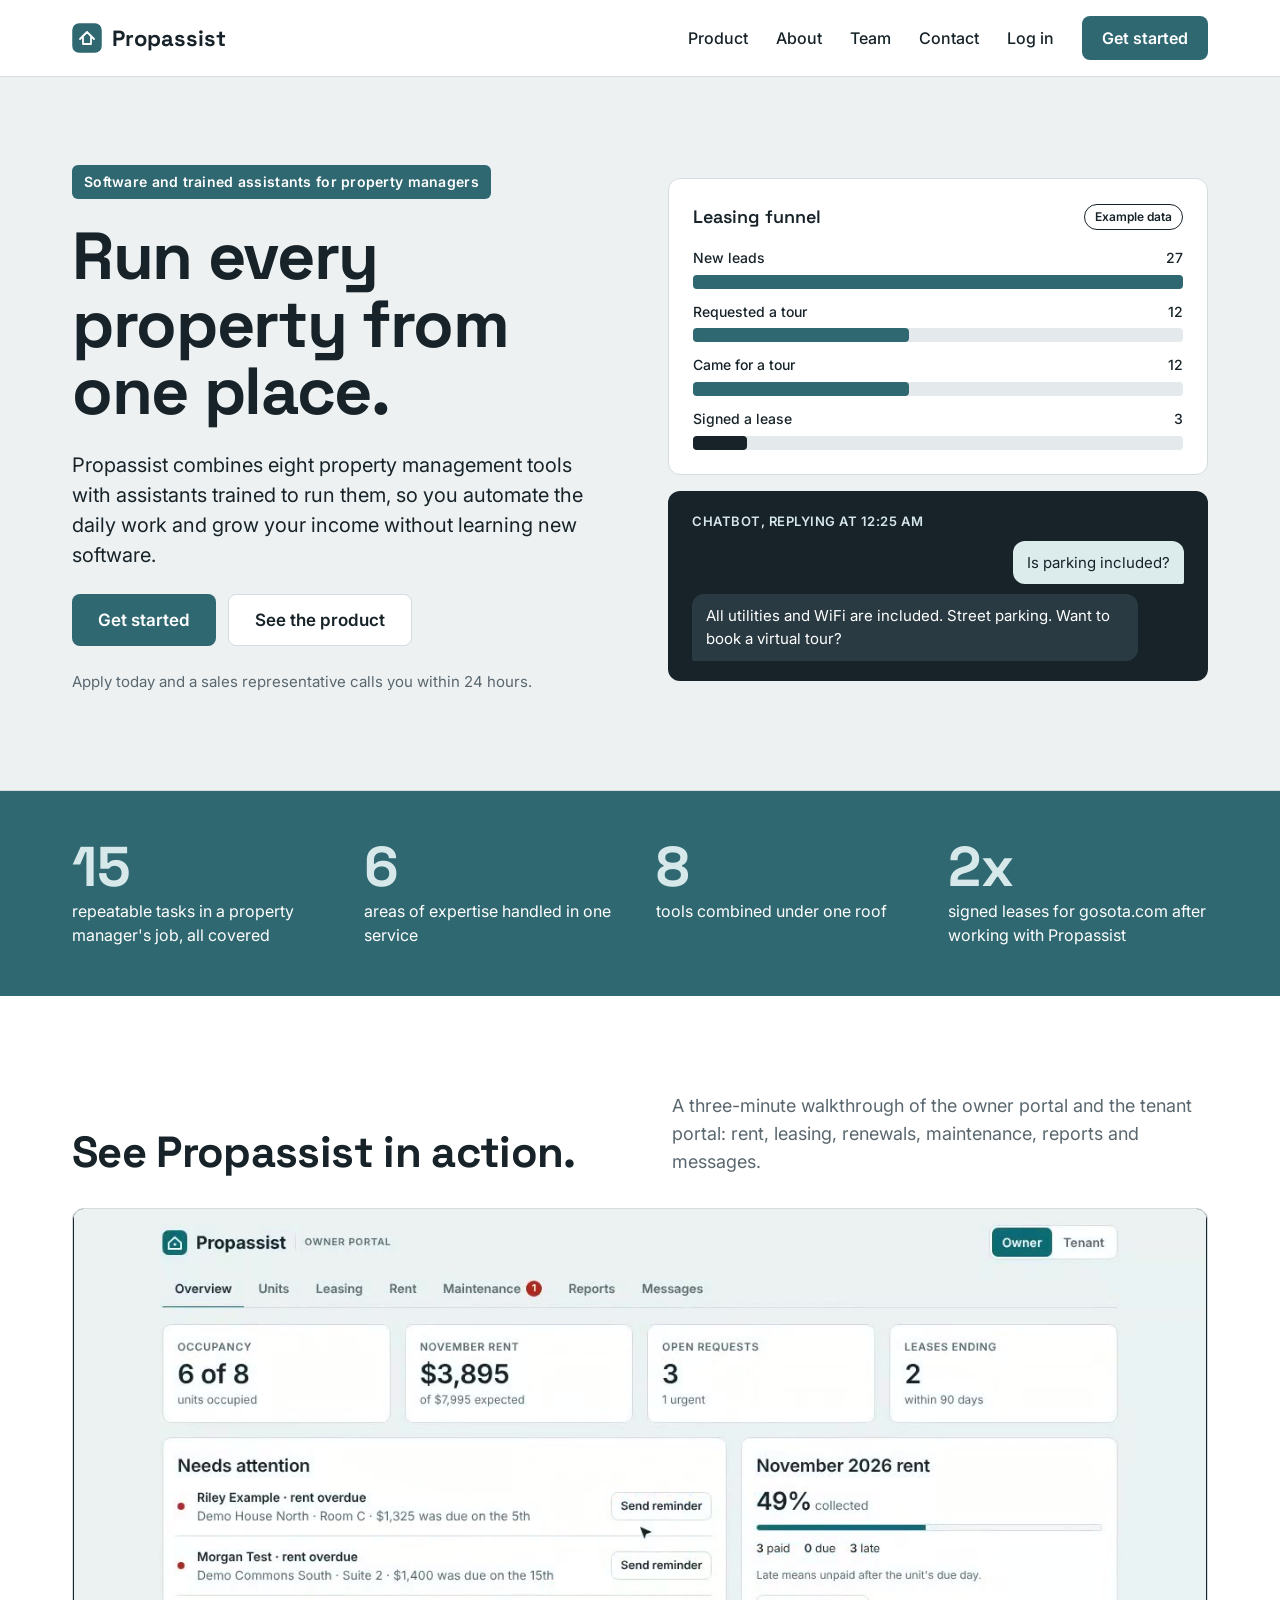
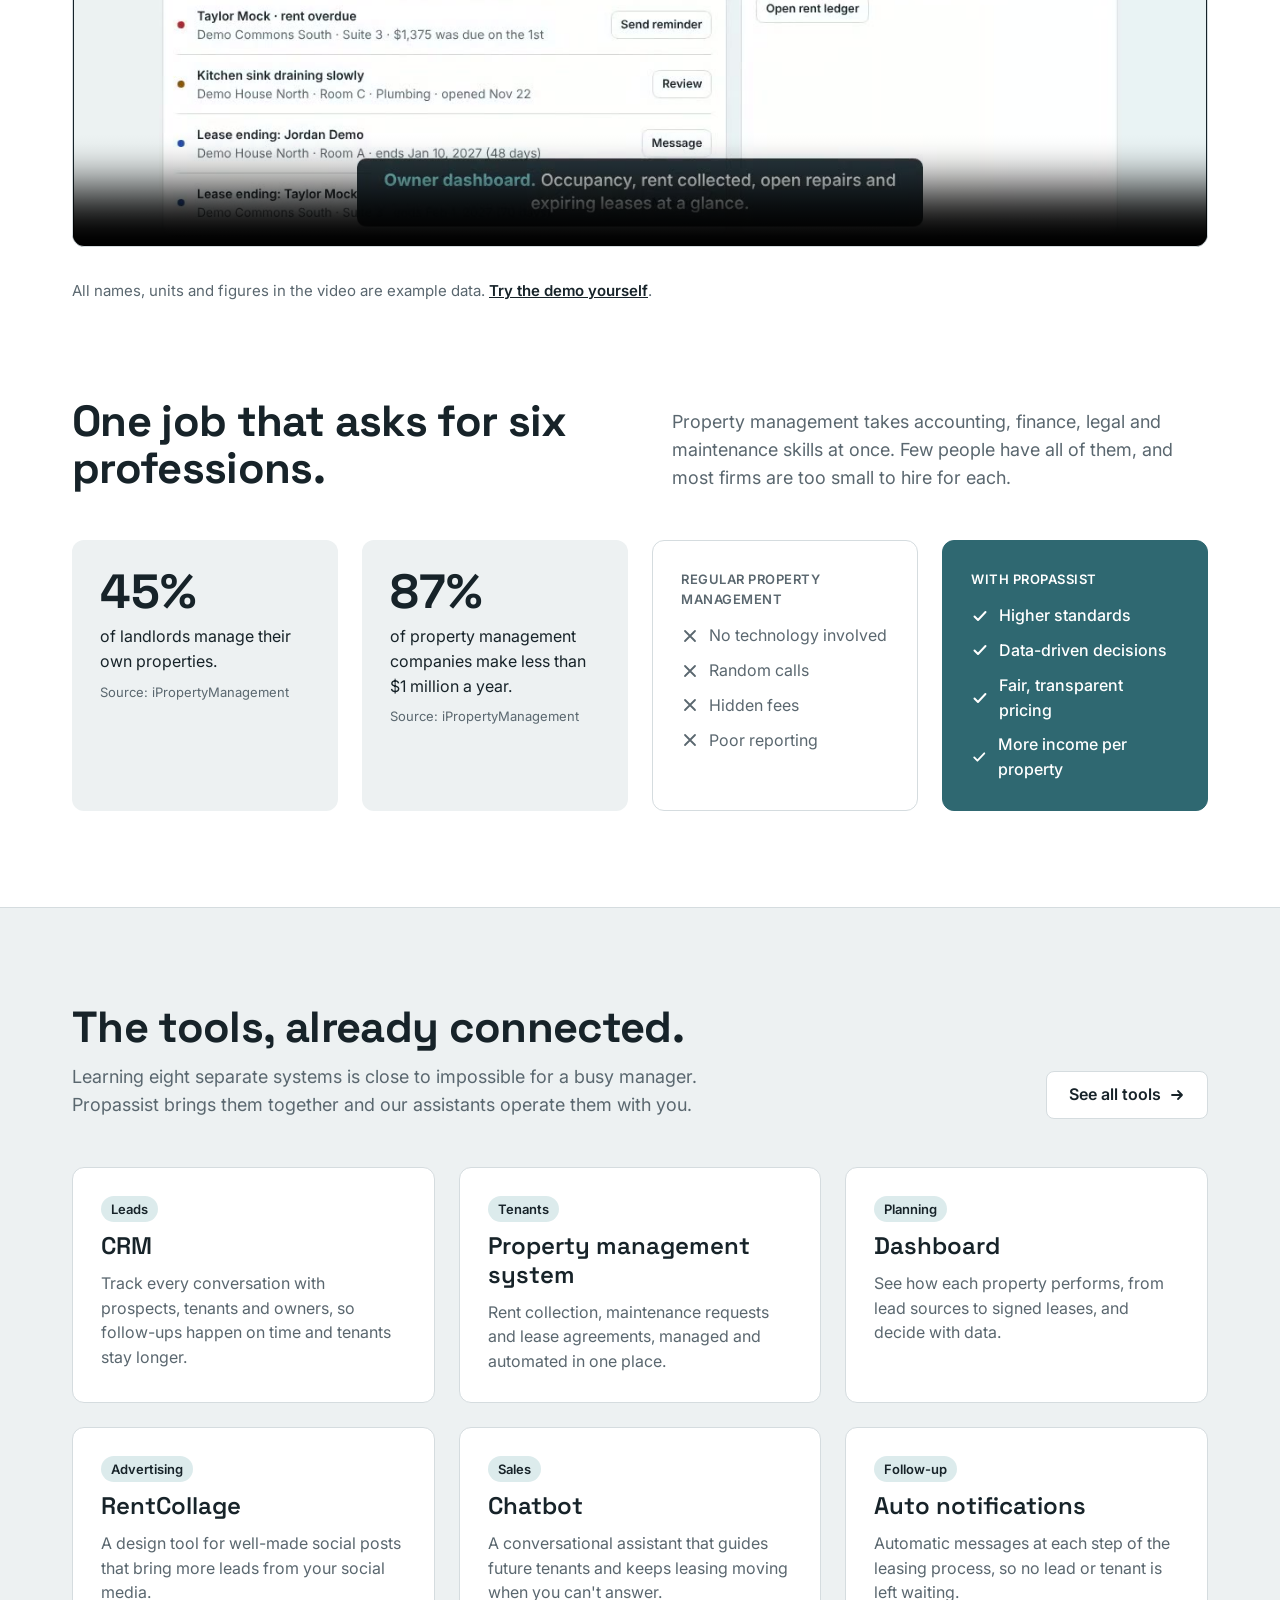
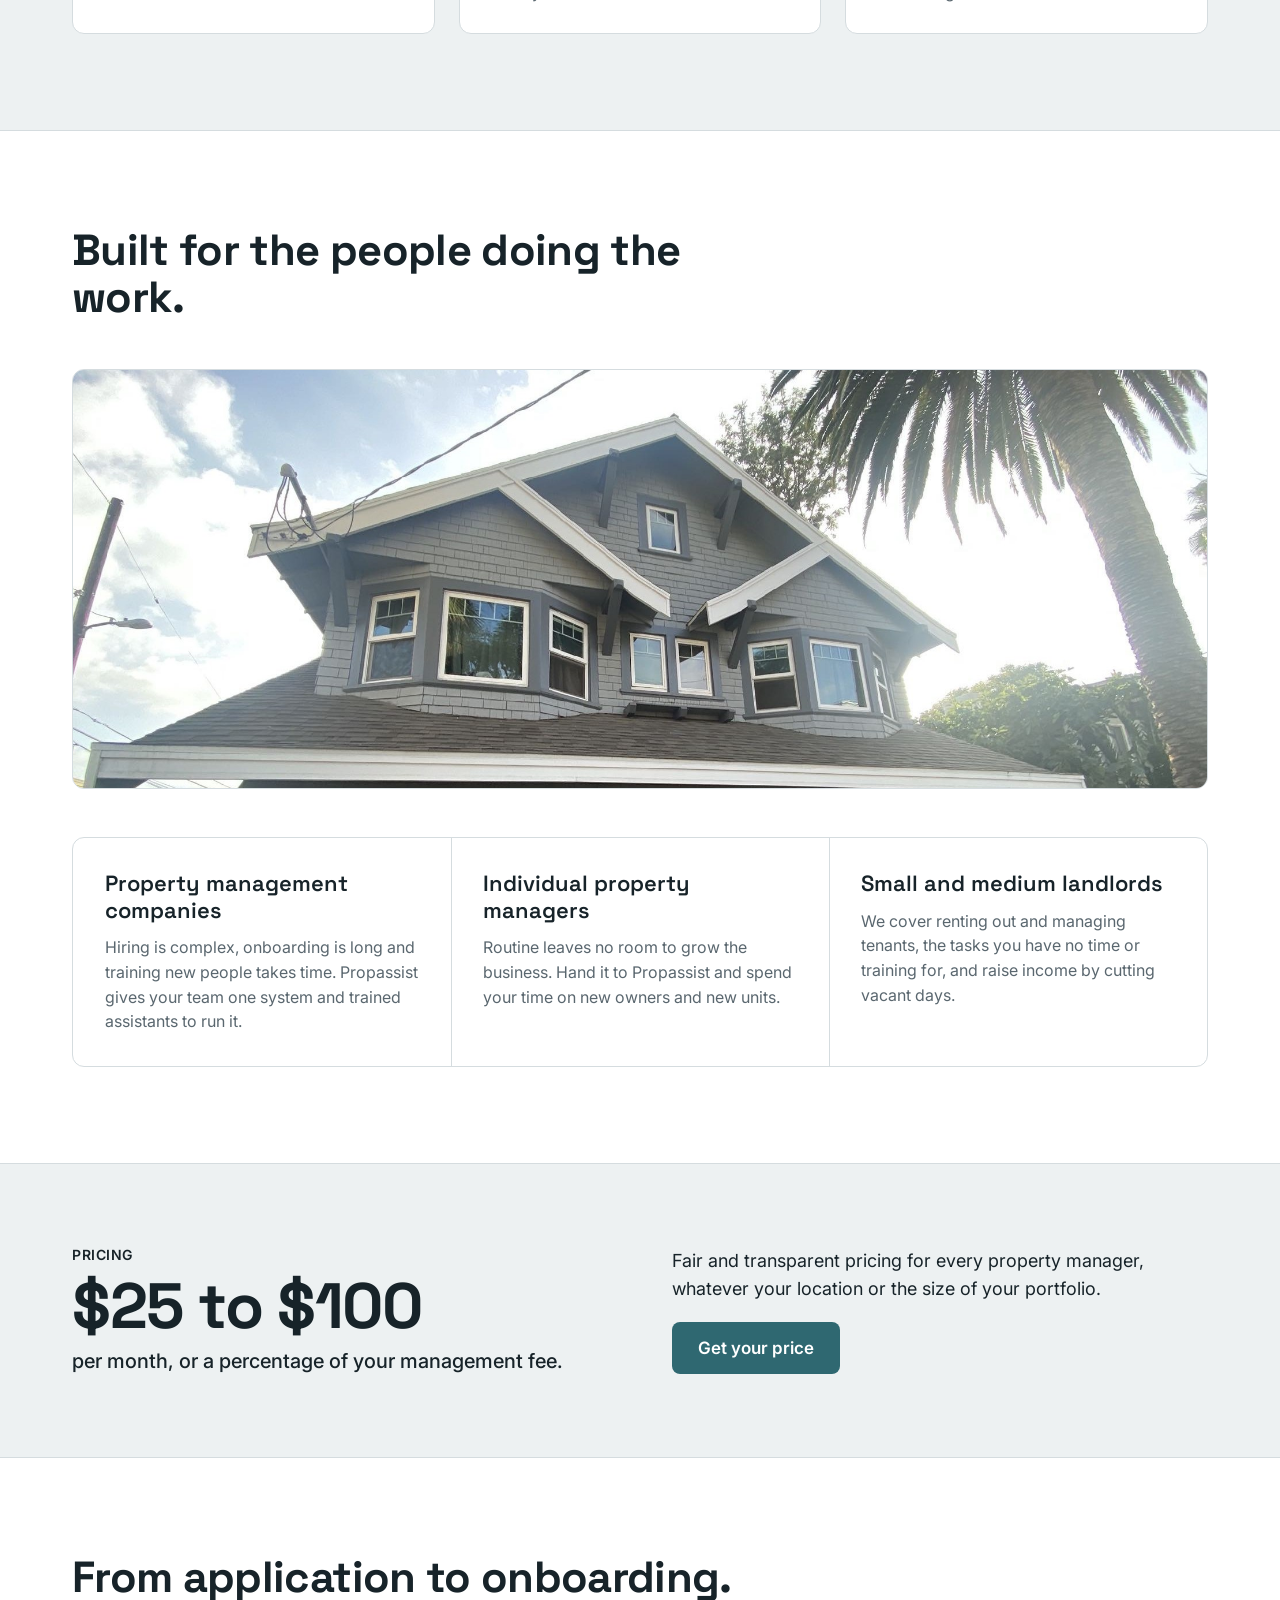
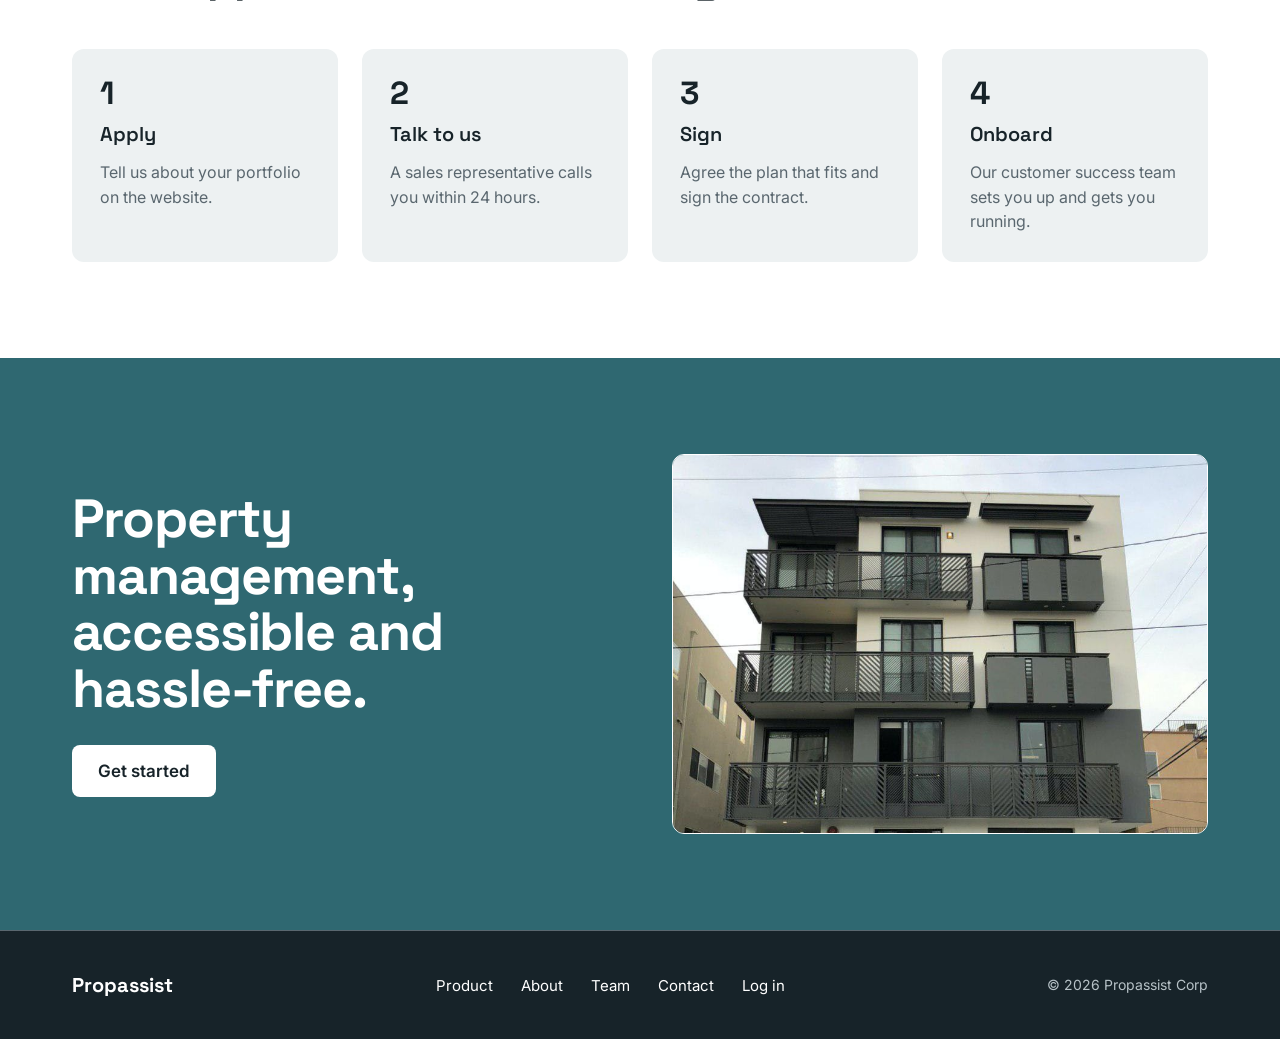
<file: index.html>
<!doctype html>
<html lang="en">
<head>
<meta charset="utf-8">
<meta name="viewport" content="width=device-width, initial-scale=1">
<title>Propassist home</title>
<meta name="description" content="Propassist combines eight property management tools with trained assistants, so property managers automate daily work and grow income.">
<link rel="preconnect" href="https://fonts.googleapis.com">
<link rel="preconnect" href="https://fonts.gstatic.com" crossorigin>
<link href="https://fonts.googleapis.com/css2?family=Inter:wght@400;500;600&family=Space+Grotesk:wght@500;600;700&display=swap" rel="stylesheet">
<link rel="stylesheet" href="styles.css">
</head>
<body>
<div style="font-family: Inter, system-ui, sans-serif; color: #172329; background: #ffffff; font-size: 17px; line-height: 1.55">

<header style="background: #ffffff; border-bottom: 1px solid #D5DCDF">
<div style="max-width: 1200px; margin: 0 auto; padding: 16px 32px; box-sizing: border-box; display: flex; flex-wrap: wrap; align-items: center; justify-content: space-between; gap: 12px 32px">
<a href="index.html" style="display: inline-flex; align-items: center; gap: 10px; min-height: 44px; text-decoration: none; font-family: 'Space Grotesk', sans-serif; font-weight: 700; font-size: 22px; color: #172329">
<svg aria-hidden="true" width="30" height="30" viewBox="0 0 30 30"><rect x="1" y="1" width="28" height="28" rx="6" fill="#2F6871" stroke="#2F6871" stroke-width="1.5"></rect><path d="M8 16l7-7 7 7M11 14.5V21h8v-6.5" fill="none" stroke="#ffffff" stroke-width="1.8" stroke-linecap="round" stroke-linejoin="round"></path></svg>
Propassist
</a>
<nav aria-label="Main" style="display: flex; flex-wrap: wrap; align-items: center; gap: 4px 28px">
<a href="product.html" style="display: inline-flex; align-items: center; min-height: 44px; text-decoration: none; font-weight: 500; font-size: 16px">Product</a>
<a href="about.html" style="display: inline-flex; align-items: center; min-height: 44px; text-decoration: none; font-weight: 500; font-size: 16px">About</a>
<a href="team.html" style="display: inline-flex; align-items: center; min-height: 44px; text-decoration: none; font-weight: 500; font-size: 16px">Team</a>
<a href="contact.html" style="display: inline-flex; align-items: center; min-height: 44px; text-decoration: none; font-weight: 500; font-size: 16px">Contact</a>
<a href="login.html" style="display: inline-flex; align-items: center; min-height: 44px; text-decoration: none; font-weight: 500; font-size: 16px">Log in</a>
<a href="contact.html" style="display: inline-flex; align-items: center; min-height: 44px; padding: 0 20px; background: #2F6871; color: #ffffff; border-radius: 8px; text-decoration: none; font-weight: 600; font-size: 16px">Get started</a>
</nav>
</div>
</header>

<section style="background: #EDF1F2; border-bottom: 1px solid #D5DCDF">
<div style="max-width: 1200px; margin: 0 auto; padding: 88px 32px 96px; box-sizing: border-box; display: grid; grid-template-columns: repeat(auto-fit, minmax(320px, 1fr)); gap: 56px; align-items: center">
<div style="display: flex; flex-direction: column; gap: 24px; align-items: flex-start">
<p style="margin: 0; padding: 6px 12px; background: #2F6871; color: #ffffff; border-radius: 6px; font-size: 14px; font-weight: 600; letter-spacing: 0.02em">Software and trained assistants for property managers</p>
<h1 style="margin: 0; font-family: 'Space Grotesk', sans-serif; font-weight: 700; font-size: clamp(42px, 5.2vw, 74px); line-height: 1.02; letter-spacing: -0.02em">Run every property from one place.</h1>
<p style="margin: 0; font-size: 20px; line-height: 1.5; max-width: 520px">Propassist combines eight property management tools with assistants trained to run them, so you automate the daily work and grow your income without learning new software.</p>
<div style="display: flex; flex-wrap: wrap; gap: 12px">
<a href="contact.html" style="display: inline-flex; align-items: center; min-height: 52px; padding: 0 26px; background: #2F6871; color: #ffffff; border-radius: 8px; text-decoration: none; font-weight: 600; font-size: 17px">Get started</a>
<a href="product.html" style="display: inline-flex; align-items: center; min-height: 52px; padding: 0 26px; background: #ffffff; color: #172329; border: 1px solid #D5DCDF; box-sizing: border-box; border-radius: 8px; text-decoration: none; font-weight: 600; font-size: 17px">See the product</a>
</div>
<p style="margin: 0; font-size: 15px; color: #5A676F">Apply today and a sales representative calls you within 24 hours.</p>
</div>

<div style="display: flex; flex-direction: column; gap: 16px">
<div style="background: #ffffff; border: 1px solid #D5DCDF; border-radius: 12px; padding: 24px; display: flex; flex-direction: column; gap: 16px">
<div style="display: flex; flex-wrap: wrap; justify-content: space-between; align-items: center; gap: 8px">
<p style="margin: 0; font-family: 'Space Grotesk', sans-serif; font-weight: 600; font-size: 18px">Leasing funnel</p>
<p style="margin: 0; padding: 3px 10px; border: 1px solid #172329; border-radius: 999px; font-size: 12px; font-weight: 600">Example data</p>
</div>
<div style="display: flex; flex-direction: column; gap: 12px">
<div style="display: flex; flex-direction: column; gap: 6px">
<div style="display: flex; justify-content: space-between; font-size: 14px; font-weight: 500"><span>New leads</span><span>27</span></div>
<div style="height: 14px; background: #E4E9EB; border-radius: 4px"><div style="width: 100%; height: 14px; background: #2F6871; border-radius: 4px"></div></div>
</div>
<div style="display: flex; flex-direction: column; gap: 6px">
<div style="display: flex; justify-content: space-between; font-size: 14px; font-weight: 500"><span>Requested a tour</span><span>12</span></div>
<div style="height: 14px; background: #E4E9EB; border-radius: 4px"><div style="width: 44%; height: 14px; background: #2F6871; border-radius: 4px"></div></div>
</div>
<div style="display: flex; flex-direction: column; gap: 6px">
<div style="display: flex; justify-content: space-between; font-size: 14px; font-weight: 500"><span>Came for a tour</span><span>12</span></div>
<div style="height: 14px; background: #E4E9EB; border-radius: 4px"><div style="width: 44%; height: 14px; background: #2F6871; border-radius: 4px"></div></div>
</div>
<div style="display: flex; flex-direction: column; gap: 6px">
<div style="display: flex; justify-content: space-between; font-size: 14px; font-weight: 500"><span>Signed a lease</span><span>3</span></div>
<div style="height: 14px; background: #E4E9EB; border-radius: 4px"><div style="width: 11%; height: 14px; background: #172329; border-radius: 4px"></div></div>
</div>
</div>
</div>
<div style="background: #172329; color: #ffffff; border-radius: 12px; padding: 20px 24px; display: flex; flex-direction: column; gap: 10px">
<p style="margin: 0; font-size: 13px; font-weight: 600; letter-spacing: 0.04em; text-transform: uppercase; color: #D7E8EA">Chatbot, replying at 12:25 AM</p>
<p style="margin: 0; align-self: flex-end; max-width: 80%; padding: 10px 14px; background: #DCEBEC; color: #172329; border-radius: 12px 12px 2px 12px; font-size: 15px">Is parking included?</p>
<p style="margin: 0; align-self: flex-start; max-width: 85%; padding: 10px 14px; background: #2A3A42; color: #ffffff; border-radius: 12px 12px 12px 2px; font-size: 15px">All utilities and WiFi are included. Street parking. Want to book a virtual tour?</p>
</div>
</div>
</div>
</section>

<section style="background: #2F6871; color: #ffffff">
<div style="max-width: 1200px; margin: 0 auto; padding: 48px 32px; box-sizing: border-box; display: grid; grid-template-columns: repeat(auto-fit, minmax(200px, 1fr)); gap: 32px">
<div style="display: flex; flex-direction: column; gap: 4px">
<p style="margin: 0; font-family: 'Space Grotesk', sans-serif; font-weight: 700; font-size: 56px; line-height: 1; color: #D7E8EA">15</p>
<p style="margin: 0; font-size: 16px">repeatable tasks in a property manager's job, all covered</p>
</div>
<div style="display: flex; flex-direction: column; gap: 4px">
<p style="margin: 0; font-family: 'Space Grotesk', sans-serif; font-weight: 700; font-size: 56px; line-height: 1; color: #D7E8EA">6</p>
<p style="margin: 0; font-size: 16px">areas of expertise handled in one service</p>
</div>
<div style="display: flex; flex-direction: column; gap: 4px">
<p style="margin: 0; font-family: 'Space Grotesk', sans-serif; font-weight: 700; font-size: 56px; line-height: 1; color: #D7E8EA">8</p>
<p style="margin: 0; font-size: 16px">tools combined under one roof</p>
</div>
<div style="display: flex; flex-direction: column; gap: 4px">
<p style="margin: 0; font-family: 'Space Grotesk', sans-serif; font-weight: 700; font-size: 56px; line-height: 1; color: #D7E8EA">2x</p>
<p style="margin: 0; font-size: 16px">signed leases for gosota.com after working with Propassist</p>
</div>
</div>
</section>

<section id="demo" style="background: #ffffff">
<div style="max-width: 1200px; margin: 0 auto; padding: 96px 32px 0; box-sizing: border-box; display: flex; flex-direction: column; gap: 32px">
<div style="display: grid; grid-template-columns: repeat(auto-fit, minmax(320px, 1fr)); gap: 24px 64px; align-items: end">
<h2 style="margin: 0; font-family: 'Space Grotesk', sans-serif; font-weight: 700; font-size: clamp(32px, 3.4vw, 46px); line-height: 1.08; letter-spacing: -0.015em">See Propassist in action.</h2>
<p style="margin: 0; font-size: 18px; color: #5A676F">A three-minute walkthrough of the owner portal and the tenant portal: rent, leasing, renewals, maintenance, reports and messages.</p>
</div>
<video controls preload="none" playsinline poster="propassist-demo-poster.jpg" style="display: block; width: 100%; aspect-ratio: 16 / 9; height: auto; background: #172329; border: 1px solid #D5DCDF; border-radius: 12px; box-sizing: border-box">
<source src="propassist-demo.mp4" type="video/mp4">
Your browser cannot play this video. <a href="propassist-demo.mp4">Download the walkthrough</a>.
</video>
<p style="margin: 0; font-size: 15px; color: #5A676F">All names, units and figures in the video are example data. <a href="login.html" style="font-weight: 600">Try the demo yourself</a>.</p>
</div>
</section>

<section style="background: #ffffff">
<div style="max-width: 1200px; margin: 0 auto; padding: 96px 32px; box-sizing: border-box; display: flex; flex-direction: column; gap: 48px">
<div style="display: grid; grid-template-columns: repeat(auto-fit, minmax(320px, 1fr)); gap: 32px 64px; align-items: end">
<h2 style="margin: 0; font-family: 'Space Grotesk', sans-serif; font-weight: 700; font-size: clamp(32px, 3.4vw, 46px); line-height: 1.08; letter-spacing: -0.015em">One job that asks for six professions.</h2>
<p style="margin: 0; font-size: 18px; color: #5A676F">Property management takes accounting, finance, legal and maintenance skills at once. Few people have all of them, and most firms are too small to hire for each.</p>
</div>
<div style="display: grid; grid-template-columns: repeat(auto-fit, minmax(240px, 1fr)); gap: 24px">
<div style="padding: 28px; background: #EDF1F2; border-radius: 12px; display: flex; flex-direction: column; gap: 8px">
<p style="margin: 0; font-family: 'Space Grotesk', sans-serif; font-weight: 700; font-size: 48px; line-height: 1">45%</p>
<p style="margin: 0; font-size: 16px">of landlords manage their own properties.</p>
<p style="margin: 0; font-size: 13px; color: #5A676F">Source: iPropertyManagement</p>
</div>
<div style="padding: 28px; background: #EDF1F2; border-radius: 12px; display: flex; flex-direction: column; gap: 8px">
<p style="margin: 0; font-family: 'Space Grotesk', sans-serif; font-weight: 700; font-size: 48px; line-height: 1">87%</p>
<p style="margin: 0; font-size: 16px">of property management companies make less than $1 million a year.</p>
<p style="margin: 0; font-size: 13px; color: #5A676F">Source: iPropertyManagement</p>
</div>
<div style="padding: 28px; background: #ffffff; border: 1px solid #D5DCDF; border-radius: 12px; display: flex; flex-direction: column; gap: 14px">
<p style="margin: 0; font-size: 13px; font-weight: 600; letter-spacing: 0.04em; text-transform: uppercase; color: #5A676F">Regular property management</p>
<ul style="margin: 0; padding: 0; list-style: none; display: flex; flex-direction: column; gap: 10px; font-size: 16px; color: #5A676F">
<li style="display: flex; gap: 10px; align-items: center"><svg aria-hidden="true" width="18" height="18" viewBox="0 0 18 18"><path d="M4 4l10 10M14 4L4 14" fill="none" stroke="#5A676F" stroke-width="1.8" stroke-linecap="round"></path></svg>No technology involved</li>
<li style="display: flex; gap: 10px; align-items: center"><svg aria-hidden="true" width="18" height="18" viewBox="0 0 18 18"><path d="M4 4l10 10M14 4L4 14" fill="none" stroke="#5A676F" stroke-width="1.8" stroke-linecap="round"></path></svg>Random calls</li>
<li style="display: flex; gap: 10px; align-items: center"><svg aria-hidden="true" width="18" height="18" viewBox="0 0 18 18"><path d="M4 4l10 10M14 4L4 14" fill="none" stroke="#5A676F" stroke-width="1.8" stroke-linecap="round"></path></svg>Hidden fees</li>
<li style="display: flex; gap: 10px; align-items: center"><svg aria-hidden="true" width="18" height="18" viewBox="0 0 18 18"><path d="M4 4l10 10M14 4L4 14" fill="none" stroke="#5A676F" stroke-width="1.8" stroke-linecap="round"></path></svg>Poor reporting</li>
</ul>
</div>
<div style="padding: 28px; background: #2F6871; color: #ffffff; border: 1px solid #2F6871; border-radius: 12px; display: flex; flex-direction: column; gap: 14px">
<p style="margin: 0; font-size: 13px; font-weight: 600; letter-spacing: 0.04em; text-transform: uppercase">With Propassist</p>
<ul style="margin: 0; padding: 0; list-style: none; display: flex; flex-direction: column; gap: 10px; font-size: 16px; font-weight: 500">
<li style="display: flex; gap: 10px; align-items: center"><svg aria-hidden="true" width="18" height="18" viewBox="0 0 18 18"><path d="M3.5 9.5l3.5 3.5 7.5-8" fill="none" stroke="#ffffff" stroke-width="2" stroke-linecap="round" stroke-linejoin="round"></path></svg>Higher standards</li>
<li style="display: flex; gap: 10px; align-items: center"><svg aria-hidden="true" width="18" height="18" viewBox="0 0 18 18"><path d="M3.5 9.5l3.5 3.5 7.5-8" fill="none" stroke="#ffffff" stroke-width="2" stroke-linecap="round" stroke-linejoin="round"></path></svg>Data-driven decisions</li>
<li style="display: flex; gap: 10px; align-items: center"><svg aria-hidden="true" width="18" height="18" viewBox="0 0 18 18"><path d="M3.5 9.5l3.5 3.5 7.5-8" fill="none" stroke="#ffffff" stroke-width="2" stroke-linecap="round" stroke-linejoin="round"></path></svg>Fair, transparent pricing</li>
<li style="display: flex; gap: 10px; align-items: center"><svg aria-hidden="true" width="18" height="18" viewBox="0 0 18 18"><path d="M3.5 9.5l3.5 3.5 7.5-8" fill="none" stroke="#ffffff" stroke-width="2" stroke-linecap="round" stroke-linejoin="round"></path></svg>More income per property</li>
</ul>
</div>
</div>
</div>
</section>

<section style="background: #EDF1F2; border-top: 1px solid #D5DCDF; border-bottom: 1px solid #D5DCDF">
<div style="max-width: 1200px; margin: 0 auto; padding: 96px 32px; box-sizing: border-box; display: flex; flex-direction: column; gap: 48px">
<div style="display: flex; flex-wrap: wrap; justify-content: space-between; align-items: end; gap: 24px">
<div style="display: flex; flex-direction: column; gap: 12px; max-width: 640px">
<h2 style="margin: 0; font-family: 'Space Grotesk', sans-serif; font-weight: 700; font-size: clamp(32px, 3.4vw, 46px); line-height: 1.08; letter-spacing: -0.015em">The tools, already connected.</h2>
<p style="margin: 0; font-size: 18px; color: #5A676F">Learning eight separate systems is close to impossible for a busy manager. Propassist brings them together and our assistants operate them with you.</p>
</div>
<a href="product.html" style="display: inline-flex; align-items: center; gap: 8px; min-height: 48px; padding: 0 22px; background: #ffffff; border: 1px solid #D5DCDF; box-sizing: border-box; border-radius: 8px; text-decoration: none; font-weight: 600; font-size: 16px">See all tools<svg aria-hidden="true" width="16" height="16" viewBox="0 0 16 16"><path d="M3 8h10M9 4l4 4-4 4" fill="none" stroke="#172329" stroke-width="1.8" stroke-linecap="round" stroke-linejoin="round"></path></svg></a>
</div>
<div style="display: grid; grid-template-columns: repeat(auto-fit, minmax(280px, 1fr)); gap: 24px">
<div style="padding: 28px; background: #ffffff; border: 1px solid #D5DCDF; border-radius: 12px; display: flex; flex-direction: column; gap: 10px">
<p style="margin: 0; align-self: flex-start; padding: 3px 10px; background: #DCEBEC; border-radius: 999px; font-size: 13px; font-weight: 600">Leads</p>
<h3 style="margin: 0; font-family: 'Space Grotesk', sans-serif; font-weight: 600; font-size: 24px; line-height: 1.2">CRM</h3>
<p style="margin: 0; font-size: 16px; color: #5A676F">Track every conversation with prospects, tenants and owners, so follow-ups happen on time and tenants stay longer.</p>
</div>
<div style="padding: 28px; background: #ffffff; border: 1px solid #D5DCDF; border-radius: 12px; display: flex; flex-direction: column; gap: 10px">
<p style="margin: 0; align-self: flex-start; padding: 3px 10px; background: #DCEBEC; border-radius: 999px; font-size: 13px; font-weight: 600">Tenants</p>
<h3 style="margin: 0; font-family: 'Space Grotesk', sans-serif; font-weight: 600; font-size: 24px; line-height: 1.2">Property management system</h3>
<p style="margin: 0; font-size: 16px; color: #5A676F">Rent collection, maintenance requests and lease agreements, managed and automated in one place.</p>
</div>
<div style="padding: 28px; background: #ffffff; border: 1px solid #D5DCDF; border-radius: 12px; display: flex; flex-direction: column; gap: 10px">
<p style="margin: 0; align-self: flex-start; padding: 3px 10px; background: #DCEBEC; border-radius: 999px; font-size: 13px; font-weight: 600">Planning</p>
<h3 style="margin: 0; font-family: 'Space Grotesk', sans-serif; font-weight: 600; font-size: 24px; line-height: 1.2">Dashboard</h3>
<p style="margin: 0; font-size: 16px; color: #5A676F">See how each property performs, from lead sources to signed leases, and decide with data.</p>
</div>
<div style="padding: 28px; background: #ffffff; border: 1px solid #D5DCDF; border-radius: 12px; display: flex; flex-direction: column; gap: 10px">
<p style="margin: 0; align-self: flex-start; padding: 3px 10px; background: #DCEBEC; border-radius: 999px; font-size: 13px; font-weight: 600">Advertising</p>
<h3 style="margin: 0; font-family: 'Space Grotesk', sans-serif; font-weight: 600; font-size: 24px; line-height: 1.2">RentCollage</h3>
<p style="margin: 0; font-size: 16px; color: #5A676F">A design tool for well-made social posts that bring more leads from your social media.</p>
</div>
<div style="padding: 28px; background: #ffffff; border: 1px solid #D5DCDF; border-radius: 12px; display: flex; flex-direction: column; gap: 10px">
<p style="margin: 0; align-self: flex-start; padding: 3px 10px; background: #DCEBEC; border-radius: 999px; font-size: 13px; font-weight: 600">Sales</p>
<h3 style="margin: 0; font-family: 'Space Grotesk', sans-serif; font-weight: 600; font-size: 24px; line-height: 1.2">Chatbot</h3>
<p style="margin: 0; font-size: 16px; color: #5A676F">A conversational assistant that guides future tenants and keeps leasing moving when you can't answer.</p>
</div>
<div style="padding: 28px; background: #ffffff; border: 1px solid #D5DCDF; border-radius: 12px; display: flex; flex-direction: column; gap: 10px">
<p style="margin: 0; align-self: flex-start; padding: 3px 10px; background: #DCEBEC; border-radius: 999px; font-size: 13px; font-weight: 600">Follow-up</p>
<h3 style="margin: 0; font-family: 'Space Grotesk', sans-serif; font-weight: 600; font-size: 24px; line-height: 1.2">Auto notifications</h3>
<p style="margin: 0; font-size: 16px; color: #5A676F">Automatic messages at each step of the leasing process, so no lead or tenant is left waiting.</p>
</div>
</div>
</div>
</section>

<section style="background: #ffffff">
<div style="max-width: 1200px; margin: 0 auto; padding: 96px 32px; box-sizing: border-box; display: flex; flex-direction: column; gap: 48px">
<h2 style="margin: 0; max-width: 720px; font-family: 'Space Grotesk', sans-serif; font-weight: 700; font-size: clamp(32px, 3.4vw, 46px); line-height: 1.08; letter-spacing: -0.015em">Built for the people doing the work.</h2>
<img src="house.jpg" alt="Grey two-storey house with a covered front porch and a palm tree beside it" style="display: block; width: 100%; height: 420px; object-fit: cover; object-position: center 60%; border: 1px solid #D5DCDF; border-radius: 12px; box-sizing: border-box">
<div style="display: grid; grid-template-columns: repeat(auto-fit, minmax(280px, 1fr)); gap: 0; border: 1px solid #D5DCDF; border-radius: 12px; overflow: hidden">
<div style="padding: 32px; display: flex; flex-direction: column; gap: 12px; border-bottom: 1px solid #D5DCDF; border-right: 1px solid #D5DCDF; margin: 0 -1px -1px 0">
<h3 style="margin: 0; font-family: 'Space Grotesk', sans-serif; font-weight: 600; font-size: 22px; line-height: 1.2">Property management companies</h3>
<p style="margin: 0; font-size: 16px; color: #5A676F">Hiring is complex, onboarding is long and training new people takes time. Propassist gives your team one system and trained assistants to run it.</p>
</div>
<div style="padding: 32px; display: flex; flex-direction: column; gap: 12px; border-bottom: 1px solid #D5DCDF; border-right: 1px solid #D5DCDF; margin: 0 -1px -1px 0">
<h3 style="margin: 0; font-family: 'Space Grotesk', sans-serif; font-weight: 600; font-size: 22px; line-height: 1.2">Individual property managers</h3>
<p style="margin: 0; font-size: 16px; color: #5A676F">Routine leaves no room to grow the business. Hand it to Propassist and spend your time on new owners and new units.</p>
</div>
<div style="padding: 32px; display: flex; flex-direction: column; gap: 12px; border-bottom: 1px solid #D5DCDF; border-right: 1px solid #D5DCDF; margin: 0 -1px -1px 0">
<h3 style="margin: 0; font-family: 'Space Grotesk', sans-serif; font-weight: 600; font-size: 22px; line-height: 1.2">Small and medium landlords</h3>
<p style="margin: 0; font-size: 16px; color: #5A676F">We cover renting out and managing tenants, the tasks you have no time or training for, and raise income by cutting vacant days.</p>
</div>
</div>
</div>
</section>

<section style="background: #EDF1F2; border-top: 1px solid #D5DCDF; border-bottom: 1px solid #D5DCDF">
<div style="max-width: 1200px; margin: 0 auto; padding: 80px 32px; box-sizing: border-box; display: grid; grid-template-columns: repeat(auto-fit, minmax(320px, 1fr)); gap: 32px 64px; align-items: center">
<div style="display: flex; flex-direction: column; gap: 8px">
<p style="margin: 0; font-size: 14px; font-weight: 600; letter-spacing: 0.04em; text-transform: uppercase">Pricing</p>
<p style="margin: 0; font-family: 'Space Grotesk', sans-serif; font-weight: 700; font-size: clamp(44px, 5vw, 72px); line-height: 1; letter-spacing: -0.02em">$25 to $100</p>
<p style="margin: 0; font-size: 20px; font-weight: 500">per month, or a percentage of your management fee.</p>
</div>
<div style="display: flex; flex-direction: column; gap: 20px; align-items: flex-start">
<p style="margin: 0; font-size: 18px">Fair and transparent pricing for every property manager, whatever your location or the size of your portfolio.</p>
<a href="contact.html" style="display: inline-flex; align-items: center; min-height: 52px; padding: 0 26px; background: #2F6871; color: #ffffff; border-radius: 8px; text-decoration: none; font-weight: 600; font-size: 17px">Get your price</a>
</div>
</div>
</section>

<section style="background: #ffffff">
<div style="max-width: 1200px; margin: 0 auto; padding: 96px 32px; box-sizing: border-box; display: flex; flex-direction: column; gap: 48px">
<h2 style="margin: 0; font-family: 'Space Grotesk', sans-serif; font-weight: 700; font-size: clamp(32px, 3.4vw, 46px); line-height: 1.08; letter-spacing: -0.015em">From application to onboarding.</h2>
<ol style="margin: 0; padding: 0; list-style: none; display: grid; grid-template-columns: repeat(auto-fit, minmax(220px, 1fr)); gap: 24px">
<li style="padding: 28px; background: #EDF1F2; border-radius: 12px; display: flex; flex-direction: column; gap: 10px">
<p style="margin: 0; font-family: 'Space Grotesk', sans-serif; font-weight: 700; font-size: 32px; line-height: 1">1</p>
<h3 style="margin: 0; font-family: 'Space Grotesk', sans-serif; font-weight: 600; font-size: 20px">Apply</h3>
<p style="margin: 0; font-size: 16px; color: #5A676F">Tell us about your portfolio on the website.</p>
</li>
<li style="padding: 28px; background: #EDF1F2; border-radius: 12px; display: flex; flex-direction: column; gap: 10px">
<p style="margin: 0; font-family: 'Space Grotesk', sans-serif; font-weight: 700; font-size: 32px; line-height: 1">2</p>
<h3 style="margin: 0; font-family: 'Space Grotesk', sans-serif; font-weight: 600; font-size: 20px">Talk to us</h3>
<p style="margin: 0; font-size: 16px; color: #5A676F">A sales representative calls you within 24 hours.</p>
</li>
<li style="padding: 28px; background: #EDF1F2; border-radius: 12px; display: flex; flex-direction: column; gap: 10px">
<p style="margin: 0; font-family: 'Space Grotesk', sans-serif; font-weight: 700; font-size: 32px; line-height: 1">3</p>
<h3 style="margin: 0; font-family: 'Space Grotesk', sans-serif; font-weight: 600; font-size: 20px">Sign</h3>
<p style="margin: 0; font-size: 16px; color: #5A676F">Agree the plan that fits and sign the contract.</p>
</li>
<li style="padding: 28px; background: #EDF1F2; border-radius: 12px; display: flex; flex-direction: column; gap: 10px">
<p style="margin: 0; font-family: 'Space Grotesk', sans-serif; font-weight: 700; font-size: 32px; line-height: 1">4</p>
<h3 style="margin: 0; font-family: 'Space Grotesk', sans-serif; font-weight: 600; font-size: 20px">Onboard</h3>
<p style="margin: 0; font-size: 16px; color: #5A676F">Our customer success team sets you up and gets you running.</p>
</li>
</ol>
</div>
</section>

<section style="background: #2F6871; color: #ffffff">
<div style="max-width: 1200px; margin: 0 auto; padding: 96px 32px; box-sizing: border-box; display: grid; grid-template-columns: repeat(auto-fit, minmax(320px, 1fr)); gap: 40px 64px; align-items: center">
<div style="display: flex; flex-direction: column; gap: 28px; align-items: flex-start">
<h2 style="margin: 0; max-width: 820px; font-family: 'Space Grotesk', sans-serif; font-weight: 700; font-size: clamp(36px, 4.2vw, 60px); line-height: 1.05; letter-spacing: -0.02em">Property management, accessible and hassle-free.</h2>
<a href="contact.html" style="display: inline-flex; align-items: center; min-height: 52px; padding: 0 26px; background: #ffffff; color: #172329; border-radius: 8px; text-decoration: none; font-weight: 600; font-size: 17px">Get started</a>
</div>
<img src="building.jpg" alt="Four-storey apartment building with dark balconies" style="display: block; width: 100%; height: 380px; object-fit: cover; border: 1.5px solid #ffffff; border-radius: 12px; box-sizing: border-box">
</div>
</section>

<footer style="background: #172329; color: #ffffff; border-top: 1px solid #5A676F">
<div style="max-width: 1200px; margin: 0 auto; padding: 32px; box-sizing: border-box; display: flex; flex-wrap: wrap; justify-content: space-between; align-items: center; gap: 16px 32px">
<p style="margin: 0; font-family: 'Space Grotesk', sans-serif; font-weight: 700; font-size: 20px">Propassist</p>
<nav aria-label="Footer" style="display: flex; flex-wrap: wrap; gap: 4px 28px">
<a href="product.html" style="display: inline-flex; align-items: center; min-height: 44px; color: #ffffff; text-decoration: none; font-size: 15px">Product</a>
<a href="about.html" style="display: inline-flex; align-items: center; min-height: 44px; color: #ffffff; text-decoration: none; font-size: 15px">About</a>
<a href="team.html" style="display: inline-flex; align-items: center; min-height: 44px; color: #ffffff; text-decoration: none; font-size: 15px">Team</a>
<a href="contact.html" style="display: inline-flex; align-items: center; min-height: 44px; color: #ffffff; text-decoration: none; font-size: 15px">Contact</a>
<a href="login.html" style="display: inline-flex; align-items: center; min-height: 44px; color: #ffffff; text-decoration: none; font-size: 15px">Log in</a>
</nav>
<p style="margin: 0; font-size: 14px; color: #B7C2C7">© 2026 Propassist Corp</p>
</div>
</footer>

</div>
</body>
</html>
</file>
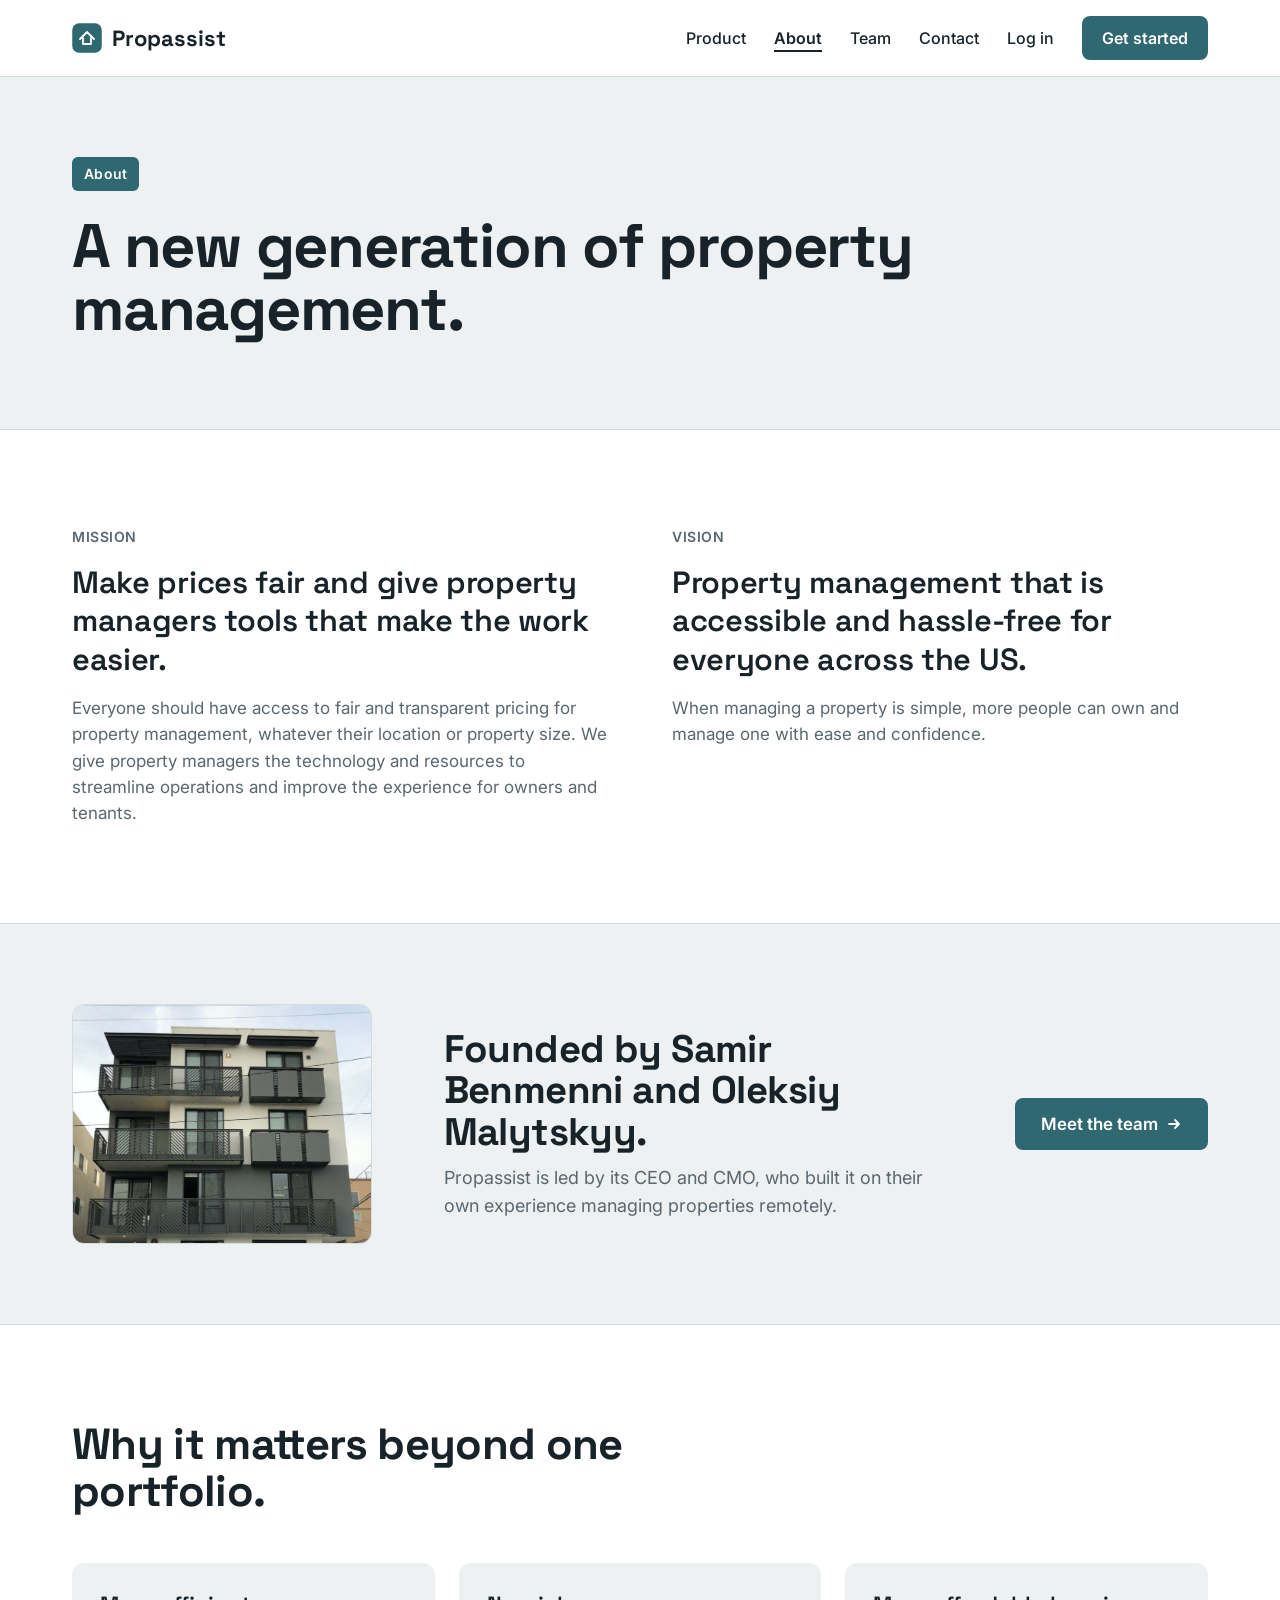
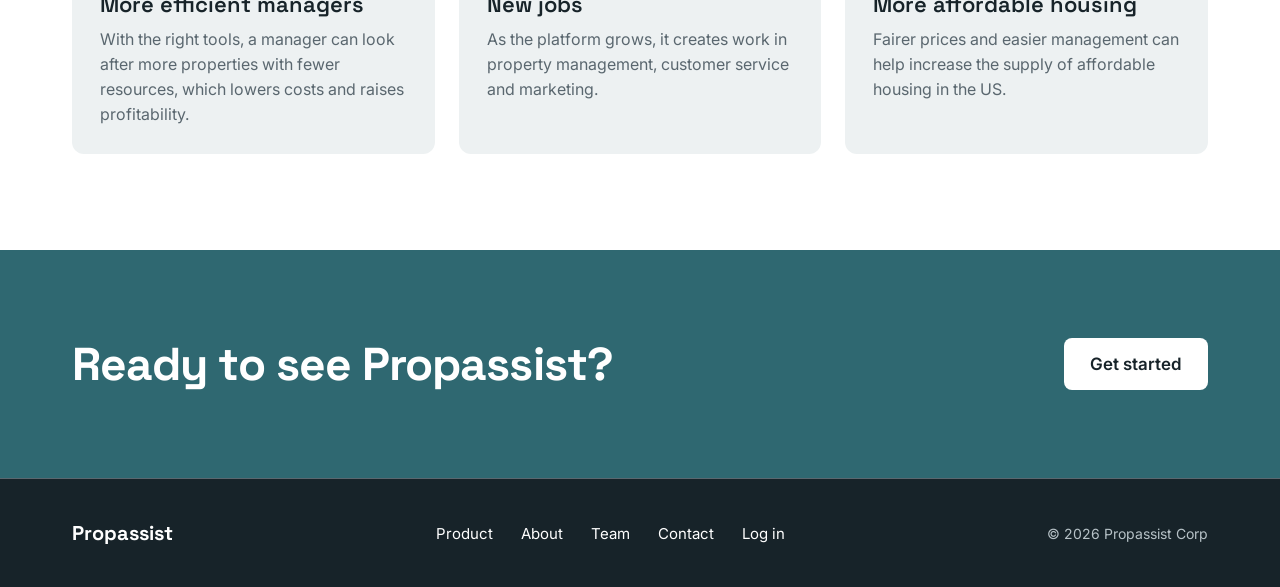
<file: about.html>
<!doctype html>
<html lang="en">
<head>
<meta charset="utf-8">
<meta name="viewport" content="width=device-width, initial-scale=1">
<title>About Propassist</title>
<meta name="description" content="The mission and vision behind Propassist, a new generation of property management.">
<link rel="preconnect" href="https://fonts.googleapis.com">
<link rel="preconnect" href="https://fonts.gstatic.com" crossorigin>
<link href="https://fonts.googleapis.com/css2?family=Inter:wght@400;500;600&family=Space+Grotesk:wght@500;600;700&display=swap" rel="stylesheet">
<link rel="stylesheet" href="styles.css">
</head>
<body>
<div style="font-family: Inter, system-ui, sans-serif; color: #172329; background: #ffffff; font-size: 17px; line-height: 1.55">

<header style="background: #ffffff; border-bottom: 1px solid #D5DCDF">
<div style="max-width: 1200px; margin: 0 auto; padding: 16px 32px; box-sizing: border-box; display: flex; flex-wrap: wrap; align-items: center; justify-content: space-between; gap: 12px 32px">
<a href="index.html" style="display: inline-flex; align-items: center; gap: 10px; min-height: 44px; text-decoration: none; font-family: 'Space Grotesk', sans-serif; font-weight: 700; font-size: 22px; color: #172329">
<svg aria-hidden="true" width="30" height="30" viewBox="0 0 30 30"><rect x="1" y="1" width="28" height="28" rx="6" fill="#2F6871" stroke="#2F6871" stroke-width="1.5"></rect><path d="M8 16l7-7 7 7M11 14.5V21h8v-6.5" fill="none" stroke="#ffffff" stroke-width="1.8" stroke-linecap="round" stroke-linejoin="round"></path></svg>
Propassist
</a>
<nav aria-label="Main" style="display: flex; flex-wrap: wrap; align-items: center; gap: 4px 28px">
<a href="product.html" style="display: inline-flex; align-items: center; min-height: 44px; text-decoration: none; font-weight: 500; font-size: 16px">Product</a>
<a href="about.html" aria-current="page" style="display: inline-flex; align-items: center; min-height: 44px; text-decoration: underline; text-decoration-thickness: 2px; text-underline-offset: 6px; font-weight: 600; font-size: 16px">About</a>
<a href="team.html" style="display: inline-flex; align-items: center; min-height: 44px; text-decoration: none; font-weight: 500; font-size: 16px">Team</a>
<a href="contact.html" style="display: inline-flex; align-items: center; min-height: 44px; text-decoration: none; font-weight: 500; font-size: 16px">Contact</a>
<a href="login.html" style="display: inline-flex; align-items: center; min-height: 44px; text-decoration: none; font-weight: 500; font-size: 16px">Log in</a>
<a href="contact.html" style="display: inline-flex; align-items: center; min-height: 44px; padding: 0 20px; background: #2F6871; color: #ffffff; border-radius: 8px; text-decoration: none; font-weight: 600; font-size: 16px">Get started</a>
</nav>
</div>
</header>

<section style="background: #EDF1F2; border-bottom: 1px solid #D5DCDF">
<div style="max-width: 1200px; margin: 0 auto; padding: 80px 32px 88px; box-sizing: border-box; display: flex; flex-direction: column; gap: 24px; align-items: flex-start">
<p style="margin: 0; padding: 6px 12px; background: #2F6871; color: #ffffff; border-radius: 6px; font-size: 14px; font-weight: 600; letter-spacing: 0.02em">About</p>
<h1 style="margin: 0; max-width: 900px; font-family: 'Space Grotesk', sans-serif; font-weight: 700; font-size: clamp(40px, 4.8vw, 68px); line-height: 1.03; letter-spacing: -0.02em">A new generation of property management.</h1>
</div>
</section>

<section style="background: #ffffff">
<div style="max-width: 1200px; margin: 0 auto; padding: 96px 32px; box-sizing: border-box; display: grid; grid-template-columns: repeat(auto-fit, minmax(320px, 1fr)); gap: 48px 64px">
<div style="display: flex; flex-direction: column; gap: 16px">
<p style="margin: 0; font-size: 14px; font-weight: 600; letter-spacing: 0.04em; text-transform: uppercase; color: #5A676F">Mission</p>
<p style="margin: 0; font-family: 'Space Grotesk', sans-serif; font-weight: 600; font-size: clamp(24px, 2.4vw, 32px); line-height: 1.25; letter-spacing: -0.01em">Make prices fair and give property managers tools that make the work easier.</p>
<p style="margin: 0; font-size: 17px; color: #5A676F">Everyone should have access to fair and transparent pricing for property management, whatever their location or property size. We give property managers the technology and resources to streamline operations and improve the experience for owners and tenants.</p>
</div>
<div style="display: flex; flex-direction: column; gap: 16px">
<p style="margin: 0; font-size: 14px; font-weight: 600; letter-spacing: 0.04em; text-transform: uppercase; color: #5A676F">Vision</p>
<p style="margin: 0; font-family: 'Space Grotesk', sans-serif; font-weight: 600; font-size: clamp(24px, 2.4vw, 32px); line-height: 1.25; letter-spacing: -0.01em">Property management that is accessible and hassle-free for everyone across the US.</p>
<p style="margin: 0; font-size: 17px; color: #5A676F">When managing a property is simple, more people can own and manage one with ease and confidence.</p>
</div>
</div>
</section>

<section style="background: #EDF1F2; border-top: 1px solid #D5DCDF; border-bottom: 1px solid #D5DCDF">
<div style="max-width: 1200px; margin: 0 auto; padding: 80px 32px; box-sizing: border-box; display: flex; flex-wrap: wrap; justify-content: space-between; align-items: center; gap: 28px 48px">
<img src="building.jpg" alt="Four-storey apartment building with dark balconies" style="display: block; width: 300px; max-width: 100%; height: 240px; object-fit: cover; border: 1px solid #D5DCDF; border-radius: 12px; box-sizing: border-box">
<div style="display: flex; flex-direction: column; gap: 12px; max-width: 500px">
<h2 style="margin: 0; font-family: 'Space Grotesk', sans-serif; font-weight: 700; font-size: clamp(30px, 3vw, 40px); line-height: 1.08; letter-spacing: -0.015em">Founded by Samir Benmenni and Oleksiy Malytskyy.</h2>
<p style="margin: 0; font-size: 18px; color: #5A676F">Propassist is led by its CEO and CMO, who built it on their own experience managing properties remotely.</p>
</div>
<a href="team.html" style="display: inline-flex; align-items: center; gap: 8px; min-height: 52px; padding: 0 26px; background: #2F6871; color: #ffffff; border-radius: 8px; text-decoration: none; font-weight: 600; font-size: 17px">Meet the team<svg aria-hidden="true" width="16" height="16" viewBox="0 0 16 16"><path d="M3 8h10M9 4l4 4-4 4" fill="none" stroke="#ffffff" stroke-width="1.8" stroke-linecap="round" stroke-linejoin="round"></path></svg></a>
</div>
</section>

<section style="background: #ffffff">
<div style="max-width: 1200px; margin: 0 auto; padding: 96px 32px; box-sizing: border-box; display: flex; flex-direction: column; gap: 48px">
<h2 style="margin: 0; max-width: 720px; font-family: 'Space Grotesk', sans-serif; font-weight: 700; font-size: clamp(32px, 3.4vw, 46px); line-height: 1.08; letter-spacing: -0.015em">Why it matters beyond one portfolio.</h2>
<div style="display: grid; grid-template-columns: repeat(auto-fit, minmax(280px, 1fr)); gap: 24px">
<div style="padding: 28px; background: #EDF1F2; border-radius: 12px; display: flex; flex-direction: column; gap: 10px">
<h3 style="margin: 0; font-family: 'Space Grotesk', sans-serif; font-weight: 600; font-size: 22px; line-height: 1.2">More efficient managers</h3>
<p style="margin: 0; font-size: 16px; color: #5A676F">With the right tools, a manager can look after more properties with fewer resources, which lowers costs and raises profitability.</p>
</div>
<div style="padding: 28px; background: #EDF1F2; border-radius: 12px; display: flex; flex-direction: column; gap: 10px">
<h3 style="margin: 0; font-family: 'Space Grotesk', sans-serif; font-weight: 600; font-size: 22px; line-height: 1.2">New jobs</h3>
<p style="margin: 0; font-size: 16px; color: #5A676F">As the platform grows, it creates work in property management, customer service and marketing.</p>
</div>
<div style="padding: 28px; background: #EDF1F2; border-radius: 12px; display: flex; flex-direction: column; gap: 10px">
<h3 style="margin: 0; font-family: 'Space Grotesk', sans-serif; font-weight: 600; font-size: 22px; line-height: 1.2">More affordable housing</h3>
<p style="margin: 0; font-size: 16px; color: #5A676F">Fairer prices and easier management can help increase the supply of affordable housing in the US.</p>
</div>
</div>
</div>
</section>

<section style="background: #2F6871; color: #ffffff">
<div style="max-width: 1200px; margin: 0 auto; padding: 88px 32px; box-sizing: border-box; display: flex; flex-wrap: wrap; justify-content: space-between; align-items: center; gap: 28px 48px">
<h2 style="margin: 0; max-width: 720px; font-family: 'Space Grotesk', sans-serif; font-weight: 700; font-size: clamp(32px, 3.6vw, 50px); line-height: 1.05; letter-spacing: -0.02em">Ready to see Propassist?</h2>
<a href="contact.html" style="display: inline-flex; align-items: center; min-height: 52px; padding: 0 26px; background: #ffffff; color: #172329; border-radius: 8px; text-decoration: none; font-weight: 600; font-size: 17px">Get started</a>
</div>
</section>

<footer style="background: #172329; color: #ffffff; border-top: 1px solid #5A676F">
<div style="max-width: 1200px; margin: 0 auto; padding: 32px; box-sizing: border-box; display: flex; flex-wrap: wrap; justify-content: space-between; align-items: center; gap: 16px 32px">
<p style="margin: 0; font-family: 'Space Grotesk', sans-serif; font-weight: 700; font-size: 20px">Propassist</p>
<nav aria-label="Footer" style="display: flex; flex-wrap: wrap; gap: 4px 28px">
<a href="product.html" style="display: inline-flex; align-items: center; min-height: 44px; color: #ffffff; text-decoration: none; font-size: 15px">Product</a>
<a href="about.html" style="display: inline-flex; align-items: center; min-height: 44px; color: #ffffff; text-decoration: none; font-size: 15px">About</a>
<a href="team.html" style="display: inline-flex; align-items: center; min-height: 44px; color: #ffffff; text-decoration: none; font-size: 15px">Team</a>
<a href="contact.html" style="display: inline-flex; align-items: center; min-height: 44px; color: #ffffff; text-decoration: none; font-size: 15px">Contact</a>
<a href="login.html" style="display: inline-flex; align-items: center; min-height: 44px; color: #ffffff; text-decoration: none; font-size: 15px">Log in</a>
</nav>
<p style="margin: 0; font-size: 14px; color: #B7C2C7">© 2026 Propassist Corp</p>
</div>
</footer>

</div>
</body>
</html>
</file>
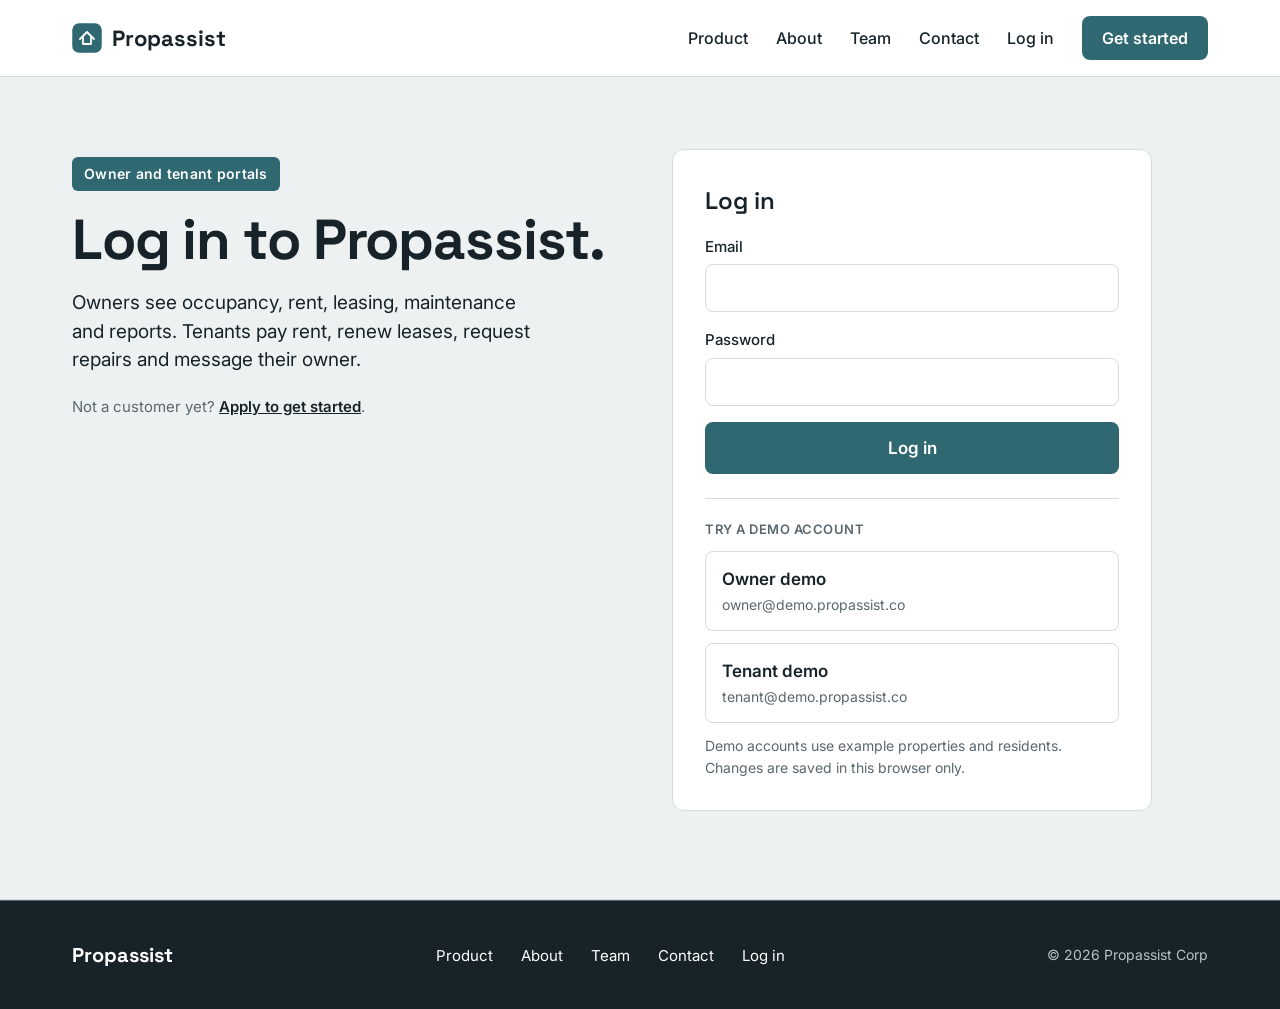
<file: app.html>
<!doctype html><html><head><meta charset=utf8><meta name=viewport content="width=device-width,initial-scale=1,viewport-fit=cover"><style>:root{color-scheme:light;box-sizing:border-box;padding-top:env(safe-area-inset-top,0px);padding-bottom:env(safe-area-inset-bottom,0px)}html{scroll-padding-top:env(safe-area-inset-top,0px)}body{margin:0;padding:0;font:14px -apple-system,BlinkMacSystemFont,sans-serif;background:#fff;color:#000}img{max-width:100%}[hidden]:not([hidden=until-found i]){display:none!important}</style></head><body>
<title>Propassist portal</title>
<link rel="preconnect" href="https://fonts.googleapis.com">
<link rel="preconnect" href="https://fonts.gstatic.com" crossorigin>
<link rel="stylesheet" href="https://fonts.googleapis.com/css2?family=Inter:wght@400;500;600&family=Space+Grotesk:wght@500;600;700&family=IBM+Plex+Mono:wght@500&display=swap">
<style>
/* Layout: one app shell. Header with brand and role switch, a tab strip, then cards in one column that goes two-up on wide screens. Teal accent on cool slate; status colors are separate from the accent. */
:root{
  --bg:#EDF1F2; --surface:#FFFFFF; --surface-2:#F4F7F8; --ink:#172329; --muted:#5A676F; --line:#D5DCDF;
  --accent:#2F6871; --accent-ink:#FFFFFF; --accent-soft:#DCEBEC;
  --good:#17703F; --good-soft:#DDF1E5;
  --warn:#8F5200; --warn-soft:#FCEBCB;
  --bad:#B0281C; --bad-soft:#FBE0DC; --on-bad:#FFFFFF;
  --info:#1F4FA8; --info-soft:#DEE8FA;
  --font-display:'Space Grotesk','Inter',system-ui,-apple-system,'Segoe UI',sans-serif;
  --font-body:'Inter',system-ui,-apple-system,'Segoe UI',sans-serif;
  --font-mono:'IBM Plex Mono',ui-monospace,SFMono-Regular,Menlo,monospace;
}
@media (prefers-color-scheme: dark){
  :root:not([data-theme="light"]){
    --bg:#0D1418; --surface:#141E24; --surface-2:#192630; --ink:#E7EFF1; --muted:#93A6AE; --line:#263741;
    --accent:#52C6D1; --accent-ink:#03262B; --accent-soft:#12353A;
    --good:#5BD08A; --good-soft:#12301F;
    --warn:#F0B35A; --warn-soft:#3A2A0C;
    --bad:#FF8E80; --bad-soft:#3F1A16; --on-bad:#3F0E09;
    --info:#8DB3F5; --info-soft:#15284A;
    color-scheme:dark;
  }
}
:root[data-theme="dark"]{
  --bg:#0D1418; --surface:#141E24; --surface-2:#192630; --ink:#E7EFF1; --muted:#93A6AE; --line:#263741;
  --accent:#52C6D1; --accent-ink:#03262B; --accent-soft:#12353A;
  --good:#5BD08A; --good-soft:#12301F;
  --warn:#F0B35A; --warn-soft:#3A2A0C;
  --bad:#FF8E80; --bad-soft:#3F1A16; --on-bad:#3F0E09;
  --info:#8DB3F5; --info-soft:#15284A;
  color-scheme:dark;
}
*{box-sizing:border-box}
body{
  background:var(--bg); color:var(--ink); font-family:var(--font-body); font-size:14px; line-height:1.5;
  padding-block:0 48px;
  padding-left:max(16px,env(safe-area-inset-left,0px));
  padding-right:max(16px,env(safe-area-inset-right,0px));
}
h1,h2,h3,p{margin:0}
h2{font-family:var(--font-display); font-size:20px; font-weight:600; letter-spacing:-.01em; text-wrap:balance}
h3{font-family:var(--font-display); font-size:15px; font-weight:600}
button,input,select,textarea{font:inherit; color:inherit}
:focus-visible{outline:2px solid var(--accent); outline-offset:2px}
.wrap{max-width:1080px; margin:0 auto}
.muted{color:var(--muted)}
.sr{position:absolute; width:1px; height:1px; overflow:hidden; clip:rect(0 0 0 0); white-space:nowrap}
.num{font-variant-numeric:tabular-nums}
.mono{font-family:var(--font-mono); font-size:12.5px; letter-spacing:.02em}

header.top{display:flex; align-items:center; justify-content:space-between; gap:12px; flex-wrap:wrap; padding-block:18px 12px}
.brand{display:flex; align-items:center; gap:10px; font-family:var(--font-display); font-weight:700; font-size:20px; letter-spacing:-.01em}
.brand .home{display:inline-flex; align-items:center; gap:10px; color:inherit; text-decoration:none}
.acct{display:flex; align-items:center; gap:10px; flex-wrap:wrap}
.acct .who{color:var(--muted); font-size:13px}
.brand .role{font-family:var(--font-body); font-weight:600; font-size:11px; color:var(--muted); letter-spacing:.08em; text-transform:uppercase; padding-left:10px; border-left:1px solid var(--line)}
.seg{display:inline-flex; border:1px solid var(--line); border-radius:9px; background:var(--surface); padding:2px}
.seg button{border:0; background:transparent; color:var(--muted); font-weight:600; padding:6px 12px; border-radius:7px; cursor:pointer}
.seg button[aria-pressed="true"]{background:var(--accent); color:var(--accent-ink)}
nav.tabs{display:flex; gap:2px; overflow-x:auto; border-bottom:1px solid var(--line); margin-bottom:18px}
nav.tabs button{border:0; background:transparent; color:var(--muted); font-weight:600; padding:10px 14px; cursor:pointer; border-bottom:2px solid transparent; white-space:nowrap; display:flex; gap:6px; align-items:center; margin-bottom:-1px}
nav.tabs button:hover{color:var(--ink)}
nav.tabs button[aria-current="page"]{color:var(--ink); border-bottom-color:var(--accent)}
.badge{min-width:18px; height:18px; padding:0 5px; border-radius:9px; background:var(--bad); color:var(--on-bad); font-size:11px; font-weight:700; display:inline-grid; place-items:center}

.banner{background:var(--accent-soft); border:1px solid var(--line); border-radius:10px; padding:10px 14px; display:flex; gap:12px; align-items:center; flex-wrap:wrap; margin-bottom:16px}
.banner label{font-weight:600}
.banner select{max-width:100%}

.card{background:var(--surface); border:1px solid var(--line); border-radius:10px; padding:16px; min-width:0}
.card > h2,.card > h3{margin-bottom:10px}
.stack{display:flex; flex-direction:column; gap:16px}
.grid{display:grid; gap:16px}
.g-kpi{grid-template-columns:repeat(auto-fit,minmax(190px,1fr))}
.g-2{grid-template-columns:minmax(0,3fr) minmax(0,2fr)}
.g-3{grid-template-columns:repeat(auto-fit,minmax(280px,1fr))}
@media (max-width:760px){.g-2{grid-template-columns:minmax(0,1fr)}}
.kpi .label{font-size:12px; font-weight:600; color:var(--muted); letter-spacing:.06em; text-transform:uppercase}
.kpi .value{font-family:var(--font-display); font-size:30px; font-weight:600; letter-spacing:-.02em; line-height:1.15; margin-top:4px}
.kpi .sub{color:var(--muted); font-size:13px; margin-top:2px}
.sec-head{display:flex; align-items:center; justify-content:space-between; gap:12px; flex-wrap:wrap; margin-bottom:12px}

.pill{display:inline-flex; align-items:center; gap:5px; padding:2px 9px; border-radius:999px; font-size:12px; font-weight:600; white-space:nowrap}
.pill::before{content:""; width:6px; height:6px; border-radius:50%; background:currentColor}
.p-good{background:var(--good-soft); color:var(--good)}
.p-warn{background:var(--warn-soft); color:var(--warn)}
.p-bad{background:var(--bad-soft); color:var(--bad)}
.p-info{background:var(--info-soft); color:var(--info)}
.p-neutral{background:var(--surface-2); color:var(--muted); border:1px solid var(--line)}
.sample{display:inline-flex; font-size:11px; font-weight:600; letter-spacing:.06em; text-transform:uppercase; color:var(--muted); border:1px dashed var(--line); border-radius:6px; padding:1px 7px}

.btn{border:1px solid var(--line); background:var(--surface); border-radius:8px; padding:8px 14px; font-weight:600; cursor:pointer; white-space:nowrap}
.btn:hover{background:var(--surface-2)}
.btn.sm{padding:5px 10px; font-size:13px}
.btn.primary{background:var(--accent); border-color:var(--accent); color:var(--accent-ink)}
.btn.primary:hover{filter:brightness(1.08)}
.btn[disabled]{opacity:.5; cursor:not-allowed}
.link{border:0; background:none; padding:0; color:var(--accent); font-weight:600; cursor:pointer; text-decoration:underline; text-underline-offset:3px}

label.f{display:flex; flex-direction:column; gap:4px; font-size:12px; font-weight:600; color:var(--muted); min-width:0}
input[type=text],input[type=number],input[type=date],select,textarea{
  width:100%; background:var(--surface); border:1px solid var(--line); border-radius:8px; padding:8px 10px; color:var(--ink); font-weight:400; font-size:14px; min-width:0
}
textarea{resize:vertical; min-height:72px}
.form-grid{display:grid; grid-template-columns:repeat(auto-fit,minmax(190px,1fr)); gap:12px; align-items:end}
.form-grid .wide{grid-column:1/-1}

.tbl-wrap{overflow-x:auto}
table{width:100%; border-collapse:collapse; min-width:620px}
th{text-align:left; font-size:12px; font-weight:600; color:var(--muted); letter-spacing:.05em; text-transform:uppercase; padding:8px 10px; border-bottom:1px solid var(--line)}
td{padding:11px 10px; border-bottom:1px solid var(--line); vertical-align:middle}
tr:last-child td{border-bottom:0}
td.r,th.r{text-align:right}

ul.list{list-style:none; margin:0; padding:0}
ul.list > li{padding:12px 0; border-bottom:1px solid var(--line)}
ul.list > li:last-child{border-bottom:0; padding-bottom:0}
ul.list > li:first-child{padding-top:0}
.att{display:grid; grid-template-columns:10px minmax(0,1fr) auto; gap:12px; align-items:center}
.dot{width:8px; height:8px; border-radius:50%}
.d-bad{background:var(--bad)} .d-warn{background:var(--warn)} .d-info{background:var(--info)}
.att-t{font-weight:600; overflow-wrap:anywhere}
.row{display:flex; align-items:center; justify-content:space-between; gap:12px; flex-wrap:wrap}
.row > *{min-width:0}

.bar{height:8px; border-radius:4px; background:var(--surface-2); border:1px solid var(--line); overflow:hidden; margin:10px 0}
.bar > span{display:block; height:100%; background:var(--accent); transition:width .3s}
.counts{display:flex; gap:16px; flex-wrap:wrap; font-size:13px}
.counts b{font-weight:600}

.chips{display:flex; gap:6px; flex-wrap:wrap; margin-bottom:14px}
.chip{border:1px solid var(--line); background:var(--surface); border-radius:999px; padding:5px 12px; font-weight:600; cursor:pointer; color:var(--muted)}
.chip[aria-pressed="true"]{background:var(--ink); border-color:var(--ink); color:var(--bg)}

.req h3{overflow-wrap:anywhere}
.req .meta{color:var(--muted); font-size:13px; overflow-wrap:anywhere}
.req p.detail{margin:10px 0 12px; overflow-wrap:anywhere}
.pills{display:flex; gap:6px; flex-wrap:wrap}
.steps{display:grid; grid-template-columns:repeat(4,1fr); gap:4px; margin:12px 0 4px}
.step{font-size:11px; font-weight:600; color:var(--muted)}
.step i{display:block; height:4px; border-radius:2px; background:var(--line); margin-bottom:4px}
.step.on i{background:var(--accent)}
.step.on{color:var(--ink)}
.steps.done .step i{background:var(--good)}

.rent-amt{font-family:var(--font-display); font-size:38px; font-weight:600; letter-spacing:-.02em; line-height:1.1}
.note{font-size:12.5px; color:var(--muted)}

.thread{display:flex; flex-direction:column; gap:8px; max-height:420px; min-height:140px; overflow-y:auto; padding:2px 2px 8px}
.bub{max-width:82%; padding:8px 12px; border-radius:12px; background:var(--surface-2); border:1px solid var(--line); overflow-wrap:anywhere; white-space:pre-wrap}
.bub.me{align-self:flex-end; background:var(--accent-soft); border-color:transparent}
.bub.sys{align-self:center; max-width:94%; background:transparent; border:1px dashed var(--line); font-size:13px; color:var(--muted)}
.bub .when{display:block; font-size:11px; color:var(--muted); margin-top:2px}
.composer{display:flex; gap:8px; align-items:flex-end; margin-top:10px}
.composer textarea{min-height:44px}

.empty{border:1px dashed var(--line); border-radius:10px; padding:22px; text-align:center; color:var(--muted)}
.empty b{display:block; color:var(--ink); font-family:var(--font-display); font-size:16px; margin-bottom:4px}
.foot{margin-top:28px; font-size:12.5px; color:var(--muted); display:flex; gap:10px; flex-wrap:wrap; align-items:center}
#toast{position:fixed; left:50%; transform:translateX(-50%); bottom:calc(16px + env(safe-area-inset-bottom,0px)); max-width:min(92vw,440px); background:var(--ink); color:var(--bg); padding:10px 16px; border-radius:10px; font-weight:500; z-index:20; opacity:0; pointer-events:none; transition:opacity .2s}
#toast.show{opacity:1}
#toast.err{background:var(--bad); color:var(--on-bad)}
@media (prefers-reduced-motion:reduce){*{transition:none!important}}
</style>

<script src="auth.js"></script>
<script>if(!window.PropassistAuth.current()) location.replace("login.html");</script>
<div class="wrap">
  <header class="top" id="hdr"></header>
  <div id="app"><div class="empty"><b>Loading Propassist</b>Fetching your properties, rent and requests.</div></div>
  <div class="foot" id="foot"></div>
</div>
<div id="toast" role="status" aria-live="polite"></div>

<script>
(function(){
'use strict';

/* ---------- constants ---------- */
const VENDORS=[
  {id:'v-blueline',name:'BlueLine Plumbing',trade:'plumbing'},
  {id:'v-spark',name:'Spark Electric',trade:'electrical'},
  {id:'v-warmair',name:'WarmAir Heating & Cooling',trade:'heating'},
  {id:'v-homeworks',name:'HomeWorks Appliance Repair',trade:'appliance'},
  {id:'v-fixright',name:'FixRight Handyman',trade:'general'}
];
const CAT_LABEL={plumbing:'Plumbing',electrical:'Electrical',heating:'Heating & cooling',appliance:'Appliance',general:'General repair'};
const STATUS={open:['Open','warn'],scheduled:['Scheduled','info'],in_progress:['In progress','info'],done:['Done','good']};
const STEPS=['open','scheduled','in_progress','done'];
const PRIO={urgent:['Urgent','bad'],normal:['Normal','neutral'],low:['Low','neutral']};
const RENT={paid:['Paid','good'],due:['Due','info'],late:['Late','bad'],vacant:['Vacant','neutral'],unpaid:['Unpaid','bad']};
const EXP_CATS=['Repairs and maintenance','Utilities','Insurance','Property tax','Management and fees','Other'];
const STAGES=[['inquiry','New inquiry'],['tour','Tour scheduled'],['applied','Application received'],['approved','Approved'],['lease_signed','Lease signed'],['moved_in','Moved in'],['declined','Declined']];
const SOURCES=['Listing site','Referral','Walk-in','Social media','Other'];
const MI_STEPS=[['lease','Lease e-signed'],['funds','Deposit and first month received'],['verify','ID and renters insurance verified'],['access','Access instructions sent']];
const MI_HOURS=24;
const RSTATUS={offered:['Offered','info'],accepted:['Accepted','good'],declined:['Declined','bad'],applied:['Applied to lease','neutral']};

/* ---------- helpers ---------- */
const $=s=>document.querySelector(s);
const esc=s=>String(s==null?'':s).replace(/[&<>"']/g,c=>({'&':'&amp;','<':'&lt;','>':'&gt;','"':'&quot;',"'":'&#39;'}[c]));
const money=n=>new Intl.NumberFormat('en-US',{style:'currency',currency:'USD',maximumFractionDigits:0}).format(Number(n)||0);
const pad=n=>String(n).padStart(2,'0');
const sum=a=>a.reduce((x,y)=>x+(Number(y)||0),0);
const now=new Date();
const MONTH=now.getFullYear()+'-'+pad(now.getMonth()+1);
const MLABEL=now.toLocaleDateString('en-US',{month:'long',year:'numeric'});
function pd(s){
  if(!s) return null;
  if(/^\d{4}-\d{2}-\d{2}$/.test(s)){const p=s.split('-').map(Number);return new Date(p[0],p[1]-1,p[2]);}
  const d=new Date(s); return isNaN(d)?null:d;
}
const fmtD=s=>{const d=pd(s); return d?d.toLocaleDateString('en-US',{month:'short',day:'numeric',year:d.getFullYear()===now.getFullYear()?undefined:'numeric'}):'—';};
const fmtDT=s=>{const d=pd(s); return d?d.toLocaleString('en-US',{month:'short',day:'numeric',hour:'numeric',minute:'2-digit'}):'';};
const monthLabel=m=>{const p=String(m).split('-').map(Number); return new Date(p[0],(p[1]||1)-1,1).toLocaleDateString('en-US',{month:'long',year:'numeric'});};
function ordinal(n){n=Number(n)||1; const s=['th','st','nd','rd'],v=n%100; return n+(s[(v-20)%10]||s[v]||s[0]);}
const pill=(label,kind)=>'<span class="pill p-'+kind+'">'+esc(label)+'</span>';
const opts=(list,sel)=>list.map(x=>'<option value="'+esc(x[0])+'"'+(x[0]===sel?' selected':'')+'>'+esc(x[1])+'</option>').join('');

/* ---------- state ---------- */
const S={
  db:null,user:null,manager:false,canWrite:true,uid:null,
  units:[],payments:[],requests:[],messages:[],applicants:[],renewals:[],expenses:[],repMonth:'',repPeriod:'month',repProp:'all',
  cols:['units','payments','requests','messages','renewals','expenses','applicants','settings'],settings:[],tips:{},chat:{prospect:[],tenant:[]},chatBusy:false,stageFilter:'all',
  loaded:{},slow:false,err:'',
  profile:null,profileLoaded:false,joinErr:'',
  mode:'owner',tab:'overview',unitId:null,filter:'all',threadUnit:null,ready:false
};

const unitOf=id=>S.units.find(u=>u.id===id)||null;
const ulH=u=>u?esc(u.property)+' · '+esc(u.name):'Unknown unit';
function rentStatus(u){
  if(!u||!u.tenantName) return 'vacant';
  const p=S.payments.find(x=>x.unitId===u.id&&x.month===MONTH);
  if(p&&p.status==='paid') return 'paid';
  return now.getDate()>(Number(u.dueDay)||1)?'late':'due';
}
const paymentOf=u=>S.payments.find(x=>x.unitId===u.id&&x.month===MONTH&&x.status==='paid')||null;
function myUnit(){
  const id=S.manager?S.unitId:(S.profile&&S.profile.unitId);
  return S.units.find(u=>u.id===id)||null;
}
const occupied=()=>S.units.filter(u=>u.tenantName);
function sortedUnits(){return S.units.slice().sort((a,b)=>(a.property+a.name).localeCompare(b.property+b.name));}

/* ---------- toast + writes ---------- */
let toastT=null;
function toast(msg,isErr){
  const t=$('#toast'); t.textContent=msg; t.className='show'+(isErr?' err':'');
  clearTimeout(toastT); toastT=setTimeout(()=>{t.className='';},3800);
}
function errMsg(e){
  const c=e&&e.code;
  if(c==='invalid_argument') return 'Your access level does not allow this change. Ask the owner for Contributor access.';
  if(c==='quota_exceeded') return 'Storage limit reached. Delete old records and try again.';
  return 'Could not save that. Try again in a moment.';
}
async function run(okMsg,fn){
  if(!S.db){toast('Storage is not available in this view.',true);return false;}
  try{await fn(); if(okMsg) toast(okMsg); return true;}catch(e){toast(errMsg(e),true);return false;}
}

/* ---------- rendering ---------- */
let raf=0;
function schedule(){ if(raf) return; raf=requestAnimationFrame(()=>{raf=0;render();}); }

function keepState(){
  const m={}; document.querySelectorAll('#app [data-keep][id]').forEach(el=>{m[el.id]=el.value;});
  const a=document.activeElement;
  return {m:m,focus:a&&a.id&&a.hasAttribute&&a.hasAttribute('data-keep')?a.id:null,s:a&&a.selectionStart,e:a&&a.selectionEnd};
}
function restoreState(k){
  Object.keys(k.m).forEach(id=>{const el=document.getElementById(id); if(el&&el.value!==k.m[id]) el.value=k.m[id];});
  if(k.focus){const el=document.getElementById(k.focus); if(el){el.focus(); try{el.setSelectionRange(k.s,k.e);}catch(e){}}}
}

function tabsFor(){
  if(S.mode==='owner'){
    const open=S.requests.filter(r=>r.status==='open').length;
    return [['overview','Overview'],['units','Units'],['leasing','Leasing'],['rent','Rent'],['maintenance','Maintenance',open],['reports','Reports'],['messages','Messages']];
  }
  return [['home','Home'],['requests','Maintenance'],['messages','Messages']];
}

function render(){
  const k=keepState();
  renderHeader();
  const app=$('#app');
  app.innerHTML=body();
  restoreState(k);
  const th=document.querySelector('.thread'); if(th) th.scrollTop=th.scrollHeight;
  renderFoot();
}

function renderHeader(){
  const portal=S.account==='tenant'?'Tenant portal':S.manager?(S.mode==='owner'?'Owner portal':'Tenant preview'):(S.profile&&myUnit()?'Tenant portal':'');
  let h='<div class="brand"><a href="index.html" class="home" aria-label="Propassist home"><svg aria-hidden="true" width="30" height="30" viewBox="0 0 30 30"><rect x="1" y="1" width="28" height="28" rx="6" fill="var(--accent)" stroke="var(--accent)" stroke-width="1.5"></rect><path d="M8 16l7-7 7 7M11 14.5V21h8v-6.5" fill="none" stroke="var(--accent-ink)" stroke-width="1.8" stroke-linecap="round" stroke-linejoin="round"></path></svg><span>Propassist</span></a>'+(portal?'<span class="role">'+esc(portal)+'</span>':'')+'</div>';
  h+='<div class="acct">';
  if(S.manager&&S.account!=='tenant'){
    h+='<div class="seg" role="group" aria-label="Portal"><button type="button" data-act="mode" data-id="owner" aria-pressed="'+(S.mode==='owner')+'">Owner</button><button type="button" data-act="mode" data-id="tenant" aria-pressed="'+(S.mode==='tenant')+'">Tenant</button></div>';
  }
  const who=(window.PropassistAuth&&window.PropassistAuth.current())||{};
  h+='<span class="who">'+esc(who.email||'')+'</span><button type="button" class="btn" data-act="signout">Log out</button></div>';
  $('#hdr').innerHTML=h;
}

function renderFoot(){
  const anySample=S.units.some(u=>u.sample);
  $('#foot').innerHTML=(anySample?'<span class="sample">Sample data</span>':'')+'<span>Propassist.co &middot; Demo. Rent payments are simulated and no money moves.</span><button class="link" type="button" data-act="reset">Reset demo</button>';
}

function body(){
  if(!S.ready) return '<div class="empty"><b>Loading Propassist</b>Fetching your properties, rent and requests.</div>';
  if(!S.db) return '<div class="empty"><b>Sign in to open Propassist</b>Rent, requests and messages are stored with your Claude account. Open this page while signed in.</div>';
  const allLoaded=S.cols.every(n=>S.loaded[n]);
  if(!allLoaded){
    return '<div class="empty"><b>'+(S.err?'Could not load your data':'Loading Propassist')+'</b>'+(S.err?'Reload the page to try again.':(S.slow?'This is taking longer than usual. The data may be out of date.':'Fetching your properties, rent and requests.'))+'</div>';
  }
  if(!S.manager){
    if(!S.uid) return '<div class="empty"><b>Sign in to link your unit</b>Your property owner will give you a unit code once you are signed in.</div>';
    if(!S.profileLoaded) return '<div class="empty"><b>Loading your unit</b>One moment.</div>';
    if(!myUnit()) return vJoin();
  } else if(S.mode==='tenant' && !myUnit()){
    return preview()+'<div class="empty"><b>No occupied units yet</b>Add a unit with a tenant in the Owner portal to preview what they see.</div>';
  }
  const tabs=tabsFor();
  if(!tabs.some(t=>t[0]===S.tab)) S.tab=tabs[0][0];
  let nav='<nav class="tabs" aria-label="Sections">'+tabs.map(t=>'<button type="button" data-act="tab" data-id="'+t[0]+'"'+(S.tab===t[0]?' aria-current="page"':'')+'>'+esc(t[1])+(t[2]?'<span class="badge" aria-label="'+t[2]+' open">'+t[2]+'</span>':'')+'</button>').join('')+'</nav>';
  let view='';
  if(S.mode==='owner'){
    view=({overview:vOverview,units:vUnits,leasing:vLeasing,rent:vRent,maintenance:vMaint,reports:vReports,messages:vOwnerMsgs})[S.tab]();
  } else {
    view=({home:tHome,requests:tRequests,messages:tMsgs})[S.tab]();
  }
  return (S.guide?demoGuide():'')+(S.manager&&S.mode==='tenant'&&S.account!=='tenant'?preview():'')+nav+view;
}

function preview(){
  const occ=occupied();
  const sel=occ.length?'<label for="pv-unit" class="sr">Previewing unit</label><select id="pv-unit" data-change="pvUnit">'+opts(occ.map(u=>[u.id,u.property+' · '+u.name+' ('+u.tenantName+')']),S.unitId)+'</select>':'';
  return '<div class="banner"><span><b>Tenant view.</b> Choose a tenant. Switch to Owner to respond to what they do.</span>'+sel+'</div>';
}

/* ---------- owner views ---------- */
function emptyPortfolio(){
  return '<div class="empty"><b>No properties yet</b>Add a unit to start tracking rent, maintenance requests and tenant messages.<div style="margin-top:12px"><button class="btn primary" type="button" data-act="tab" data-id="units">Add your first unit</button></div></div>';
}

function vOverview(){
  if(!S.units.length) return emptyPortfolio();
  const occ=occupied();
  const expected=sum(occ.map(u=>u.rent));
  const paidU=occ.filter(u=>rentStatus(u)==='paid'), lateU=occ.filter(u=>rentStatus(u)==='late'), dueU=occ.filter(u=>rentStatus(u)==='due');
  const collected=sum(paidU.map(u=>u.rent));
  const pct=expected?Math.round(collected/expected*100):0;
  const openReqs=S.requests.filter(r=>r.status!=='done');
  const urgent=openReqs.filter(r=>r.priority==='urgent');
  const ending=occ.map(u=>{const d=pd(u.leaseEnd); return {u:u,days:d?Math.ceil((d-now)/864e5):null};}).filter(x=>x.days!==null&&x.days<=90).sort((a,b)=>a.days-b.days);

  const items=[];
  lateU.forEach(u=>items.push('<li class="att"><span class="dot d-bad"></span><div><div class="att-t">'+esc(u.tenantName)+' · rent overdue</div><div class="muted">'+ulH(u)+' · '+money(u.rent)+' was due on the '+ordinal(u.dueDay)+'</div></div><button class="btn sm" type="button" data-act="remind" data-id="'+esc(u.id)+'">Send reminder</button></li>'));
  S.requests.filter(r=>r.status==='open').sort((a,b)=>(b.priority==='urgent')-(a.priority==='urgent')).slice(0,5).forEach(r=>{
    items.push('<li class="att"><span class="dot d-'+(r.priority==='urgent'?'bad':'warn')+'"></span><div><div class="att-t">'+esc(r.title)+'</div><div class="muted">'+ulH(unitOf(r.unitId))+' · '+esc(CAT_LABEL[r.category]||'General repair')+' · opened '+fmtD(r.createdAt)+'</div></div><button class="btn sm" type="button" data-act="tab" data-id="maintenance">Review</button></li>');
  });
  ending.forEach(x=>items.push('<li class="att"><span class="dot d-info"></span><div><div class="att-t">Lease ending: '+esc(x.u.tenantName)+'</div><div class="muted">'+ulH(x.u)+' · '+(x.days<0?'ended '+fmtD(x.u.leaseEnd):'ends '+fmtD(x.u.leaseEnd)+' ('+x.days+' days)')+'</div></div><button class="btn sm" type="button" data-act="openThread" data-id="'+esc(x.u.id)+'">Message</button></li>'));

  S.renewals.filter(r=>r.status==='accepted'||r.status==='declined').forEach(r=>{
    const u=unitOf(r.unitId); if(!u) return;
    items.push('<li class="att"><span class="dot d-'+(r.status==='accepted'?'info':'warn')+'"></span><div><div class="att-t">Renewal '+r.status+': '+esc(u.tenantName)+'</div><div class="muted">'+ulH(u)+' · offered '+money(r.offerRent)+' per month</div></div><button class="btn sm" type="button" data-act="tab" data-id="leasing">Review</button></li>');
  });

  return '<div class="stack">'+
   '<div class="grid g-kpi">'+
    kpi('Occupancy',occ.length+' of '+S.units.length,'units occupied')+
    kpi(MLABEL.split(' ')[0]+' rent',money(collected),'of '+money(expected)+' expected')+
    kpi('Open requests',String(openReqs.length),urgent.length+' urgent')+
    kpi('Leases ending',String(ending.length),'within 90 days')+
   '</div>'+
   '<div class="grid g-2">'+
    '<section class="card"><h2>Needs attention</h2>'+(items.length?'<ul class="list">'+items.join('')+'</ul>':'<div class="empty"><b>All clear</b>No overdue rent, new requests or expiring leases.</div>')+'</section>'+
    '<section class="card"><h2>'+esc(MLABEL)+' rent</h2><div class="num"><span class="rent-amt" style="font-size:28px">'+pct+'%</span> <span class="muted">collected</span></div><div class="bar" role="img" aria-label="'+pct+' percent of rent collected"><span style="width:'+pct+'%"></span></div><div class="counts"><span><b>'+paidU.length+'</b> paid</span><span><b>'+dueU.length+'</b> due</span><span><b>'+lateU.length+'</b> late</span></div><p class="note" style="margin-top:12px">Late means unpaid after the unit\'s due day.</p><div style="margin-top:12px"><button class="btn sm" type="button" data-act="tab" data-id="rent">Open rent ledger</button></div></section>'+
   '</div></div>';
}

/* ---------- reports ---------- */
function monthKey(s){const d=pd(s); return d?d.getFullYear()+'-'+pad(d.getMonth()+1):'';}
function monthOptions(){
  const out=[];
  for(let i=0;i<12;i++){const d=new Date(now.getFullYear(),now.getMonth()-i,1); const k=d.getFullYear()+'-'+pad(d.getMonth()+1); out.push([k,monthLabel(k)]);}
  return out;
}
const feePct=()=>{const x=S.settings.find(y=>y.id==='main'); return Math.max(0,Math.min(100,Number(x&&x.feePct)||0));};
function periodMonths(m,per){
  const y=Number(m.slice(0,4)), mo=Number(m.slice(5,7));
  const a=per==='quarter'?Math.floor((mo-1)/3)*3+1:(per==='year'?1:mo);
  const out=[]; for(let i=a;i<=mo;i++) out.push(y+'-'+pad(i)); return out;
}
function periodLabel(m,per){
  const y=m.slice(0,4), mo=Number(m.slice(5,7));
  if(per==='quarter') return 'Q'+(Math.floor((mo-1)/3)+1)+' '+y+(mo%3?' (to '+monthLabel(m).split(' ')[0]+')':'');
  if(per==='year') return y+' year to date'+(mo<12?' (to '+monthLabel(m).split(' ')[0]+')':'');
  return monthLabel(m);
}
function reportData(){
  const m=S.repMonth||MONTH, prop=S.repProp||'all', per=S.repPeriod||'month';
  const ms=periodMonths(m,per);
  const units=sortedUnits().filter(u=>prop==='all'||u.property===prop);
  const ids=new Set(units.map(u=>u.id));
  const occ=units.filter(u=>u.tenantName);
  const vacant=units.filter(u=>!u.tenantName);
  const rows=occ.map(u=>{
    const ps=S.payments.filter(x=>x.unitId===u.id&&ms.includes(x.month)&&x.status==='paid');
    const p=ps.length?ps[ps.length-1]:null;
    const got=sum(ps.map(x=>x.amount));
    let st;
    if(ms.length>1){st=got>=u.rent*ms.length?'paid':(got>0?'unpaid':(m<MONTH?'unpaid':'due'));}
    else if(p) st='paid'; else if(m===MONTH) st=rentStatus(u); else st=(m<MONTH)?'unpaid':'due';
    return {u:u,p:p,st:st,got:got,exp:u.rent*ms.length};
  });
  const expected=sum(occ.map(u=>u.rent))*ms.length;
  const collected=sum(S.payments.filter(x=>ms.includes(x.month)&&x.status==='paid'&&ids.has(x.unitId)).map(x=>x.amount));
  const pct=expected?Math.round(collected/expected*100):0;
  const reqs=S.requests.filter(r=>ids.has(r.unitId));
  const opened=reqs.filter(r=>ms.includes(monthKey(r.createdAt)));
  const done=reqs.filter(r=>r.status==='done'&&ms.includes(monthKey(r.updatedAt||r.createdAt)));
  const stillOpen=reqs.filter(r=>r.status!=='done');
  const exps=S.expenses.filter(e=>ms.includes(monthKey(e.date))&&(prop==='all'||e.property===prop)).sort((a,b)=>String(a.date).localeCompare(String(b.date)));
  const expTotal=sum(exps.map(e=>e.amount));
  const byCat=EXP_CATS.map(c=>[c,sum(exps.filter(e=>e.category===c).map(e=>e.amount))]).filter(x=>x[1]>0);
  const ending=occ.map(u=>{const d=pd(u.leaseEnd); return {u:u,days:d?Math.ceil((d-now)/864e5):null};}).filter(x=>x.days!==null&&x.days<=90).sort((a,b)=>a.days-b.days);
  const apps=S.applicants.filter(a=>ids.has(a.unitId)&&ms.includes(monthKey(a.createdAt)));
  const props=Array.from(new Set(S.units.map(u=>u.property))).sort();
  return {m:m,per:per,ms:ms,label:periodLabel(m,per),prop:prop,units:units,occ:occ,vacant:vacant,rows:rows,expected:expected,collected:collected,pct:pct,opened:opened,done:done,stillOpen:stillOpen,exps:exps,expTotal:expTotal,byCat:byCat,noi:collected-expTotal,feePct:feePct(),fee:Math.round(collected*feePct())/100,ownerNet:collected-expTotal-Math.round(collected*feePct())/100,ending:ending,apps:apps,props:props,askVacant:sum(vacant.map(u=>u.rent))};
}
function packageHtml(d){
  const e=esc, today=new Date().toLocaleDateString('en-US',{month:'long',day:'numeric',year:'numeric'});
  const scope=d.prop==='all'?'All properties':d.prop;
  const st={paid:['Paid','#17703F','#DDF1E5'],due:['Due','#1F4FA8','#DEE8FA'],late:['Late','#B0281C','#FBE0DC'],unpaid:['Unpaid','#B0281C','#FBE0DC'],vacant:['Vacant','#566870','#EEF2F3']};
  const chip=k=>{const x=st[k]||st.due;return '<span class="chip" style="color:'+x[1]+';background:'+x[2]+'">'+x[0]+'</span>';};
  const multi=d.ms.length>1;
  const maxCat=Math.max.apply(null,d.byCat.map(x=>x[1]).concat([1]));
  const rent=d.rows.map(r=>'<tr><td><b>'+e(r.u.property)+'</b><small>'+e(r.u.name)+'</small></td><td>'+e(r.u.tenantName)+'</td><td class="n">'+money(r.u.rent)+'</td>'+(multi?'<td class="n">'+money(r.got)+'</td>':'')+'<td>'+chip(r.st)+'</td>'+(multi?'':'<td>'+(r.p&&r.p.paidAt?fmtD(r.p.paidAt):'&mdash;')+'</td>')+'</tr>').join('');
  const vac=d.vacant.map(u=>'<tr><td><b>'+e(u.property)+'</b><small>'+e(u.name)+'</small></td><td colspan="'+(multi?4:4)+'">Vacant, asking '+money(u.rent)+' per month'+(u.listed?' (listed)':'')+'</td></tr>').join('');
  const maint=d.stillOpen.map(r=>'<li><b>'+e(r.title)+'</b><small>'+ulH(unitOf(r.unitId))+' &middot; '+e((STATUS[r.status]||STATUS.open)[0])+(r.priority==='urgent'?' &middot; urgent':'')+'</small></li>').join('');
  const lease=d.ending.map(x=>'<li><b>'+e(x.u.tenantName)+'</b><small>'+ulH(x.u)+' &middot; ends '+fmtD(x.u.leaseEnd)+(x.days>=0?' ('+x.days+' days)':'')+'</small></li>').join('');
  const exp=d.exps.map(x=>'<tr><td>'+fmtD(x.date)+'</td><td>'+e(x.property||'General')+'</td><td>'+e(x.category)+(x.note?'<small>'+e(x.note)+'</small>':'')+'</td><td class="n">'+money(x.amount)+'</td></tr>').join('');
  const cats=d.byCat.map(c=>'<div class="cat"><span>'+e(c[0])+'</span><i style="width:'+Math.round(c[1]/maxCat*100)+'%"></i><b>'+money(c[1])+'</b></div>').join('');
  const css='*{box-sizing:border-box}body{margin:0;background:#E9EEF0;color:#14232A;font:14px/1.5 Inter,system-ui,-apple-system,Segoe UI,sans-serif}.page{width:8.5in;max-width:100%;min-height:11in;margin:18px auto;background:#fff;padding:.7in .75in;box-shadow:0 2px 14px rgba(20,35,42,.12);position:relative}.cover{display:flex;flex-direction:column;justify-content:space-between;background:#0B3F46;color:#fff}.cover h1{font:700 44px/1.08 "Space Grotesk",Inter,sans-serif;letter-spacing:-.02em;margin:0 0 14px}.cover .k{letter-spacing:.14em;text-transform:uppercase;font-size:12px;font-weight:600;opacity:.75}.cover .sub{font-size:18px;opacity:.9}.cover .bar{width:64px;height:5px;background:#52C6D1;border-radius:3px;margin:26px 0}.cover .kp{display:grid;grid-template-columns:1fr 1fr;gap:18px;margin-top:30px}.cover .kp div{border-top:1px solid rgba(255,255,255,.25);padding-top:10px}.cover .kp b{display:block;font:600 30px "Space Grotesk",Inter,sans-serif}.cover .kp span{font-size:12px;opacity:.75;letter-spacing:.06em;text-transform:uppercase}.cover .fine{font-size:12px;opacity:.7}h2{font:600 22px "Space Grotesk",Inter,sans-serif;letter-spacing:-.01em;margin:0 0 4px;color:#0B3F46}.lead{color:#566870;margin:0 0 16px}section{margin-bottom:26px}table{width:100%;border-collapse:collapse}th{text-align:left;font-size:11px;letter-spacing:.07em;text-transform:uppercase;color:#566870;border-bottom:2px solid #0B3F46;padding:6px 8px}td{padding:9px 8px;border-bottom:1px solid #D3DCDF;vertical-align:top}td.n,th.n{text-align:right;font-variant-numeric:tabular-nums}small{display:block;color:#566870;font-size:12px}.chip{display:inline-block;padding:1px 9px;border-radius:99px;font-size:12px;font-weight:600}.tiles{display:grid;grid-template-columns:repeat(4,1fr);gap:10px;margin-bottom:22px}.tile{border:1px solid #D3DCDF;border-top:3px solid #0B6A73;border-radius:6px;padding:10px 12px}.tile span{font-size:11px;letter-spacing:.07em;text-transform:uppercase;color:#566870;font-weight:600}.tile b{display:block;font:600 24px "Space Grotesk",Inter,sans-serif}.tile small{font-size:12px}ul{list-style:none;margin:0;padding:0}li{padding:8px 0;border-bottom:1px solid #D3DCDF}li b{display:block}.cat{display:grid;grid-template-columns:170px 1fr 90px;gap:10px;align-items:center;margin:6px 0}.cat i{height:10px;background:#0B6A73;border-radius:5px;display:block}.cat b{text-align:right}.tot td{font-weight:700;border-top:2px solid #0B3F46;border-bottom:0}.noi{background:#EAF4F5;border-radius:8px;padding:14px 16px;display:flex;justify-content:space-between;align-items:center;margin-top:14px}.noi b{font:600 26px "Space Grotesk",Inter,sans-serif;color:#0B3F46}.foot{position:absolute;left:.75in;right:.75in;bottom:.35in;font-size:11px;color:#566870;display:flex;justify-content:space-between}.two{display:grid;grid-template-columns:1fr 1fr;gap:26px}.empty{color:#566870;font-style:italic}@media(max-width:640px){.page{padding:28px 20px}.tiles{grid-template-columns:1fr 1fr}.two{grid-template-columns:1fr}.cat{grid-template-columns:110px 1fr 70px}.cover h1{font-size:32px}}@media print{body{background:#fff}.page{margin:0;box-shadow:none;width:auto;page-break-after:always;min-height:10in}.cover{-webkit-print-color-adjust:exact;print-color-adjust:exact}.chip,.tile,i,.noi{-webkit-print-color-adjust:exact;print-color-adjust:exact}@page{size:letter;margin:.3in}}';
  const foot=n=>'<div class="foot"><span>Propassist &middot; '+e(scope)+' &middot; '+e(d.label)+'</span><span>Page '+n+'</span></div>';
  const tiles='<div class="tiles"><div class="tile"><span>Rent collected</span><b>'+money(d.collected)+'</b><small>of '+money(d.expected)+' ('+d.pct+'%)</small></div><div class="tile"><span>Occupancy</span><b>'+d.occ.length+' of '+d.units.length+'</b><small>'+(d.vacant.length?d.vacant.length+' vacant':'fully occupied')+'</small></div><div class="tile"><span>Expenses</span><b>'+money(d.expTotal)+'</b><small>'+d.exps.length+' recorded</small></div><div class="tile"><span>Net operating income</span><b>'+money(d.noi)+'</b><small>collected minus expenses</small></div></div>';
  return '<!doctype html><html lang="en"><head><meta charset="utf-8"><meta name="viewport" content="width=device-width,initial-scale=1"><title>Property report, '+e(d.label)+'</title><link rel="stylesheet" href="https://fonts.googleapis.com/css2?family=Inter:wght@400;500;600&family=Space+Grotesk:wght@500;600;700&display=swap"><style>'+css+'</style></head><body>'+
  '<div class="page cover"><div><div class="k">Landlord report package</div><div class="bar"></div><h1>'+e(d.label)+'</h1><div class="sub">'+e(scope)+'</div><div class="kp"><div><b>'+money(d.collected)+'</b><span>Rent collected</span></div><div><b>'+d.pct+'%</b><span>Collection rate</span></div><div><b>'+d.occ.length+' of '+d.units.length+'</b><span>Units occupied</span></div><div><b>'+money(d.noi)+'</b><span>Net operating income</span></div></div></div><div class="fine">Prepared '+e(today)+' from Propassist records. This is a management summary generated on that date, not a bank statement or an audited record.</div></div>'+
  '<div class="page"><section><h2>Performance summary</h2><p class="lead">'+e(d.label)+' &middot; '+e(scope)+'</p>'+tiles+(d.byCat.length?'<h2 style="font-size:17px">Where the money went</h2>'+cats:'')+'<div class="noi"><span>Net operating income<small>Rent collected less recorded expenses. Excludes mortgage, depreciation and income tax.</small></span><b>'+money(d.noi)+'</b></div>'+(d.feePct>0?'<div class="noi" style="background:#F4F7F8"><span>Management fee ('+d.feePct+'% of rent collected)<small>Owner net after fee</small></span><b style="font-size:20px">'+money(d.fee)+' &middot; '+money(d.ownerNet)+'</b></div>':'')+'</section><section><h2>Rent roll</h2><p class="lead">'+(multi?'Rent billed is current rent times months in the period.':'Status as recorded in Propassist.')+'</p>'+(rent||vac?'<table><thead><tr><th>Unit</th><th>Tenant</th><th class="n">'+(multi?'Rent / mo':'Rent')+'</th>'+(multi?'<th class="n">Collected</th>':'')+'<th>Status</th>'+(multi?'':'<th>Paid</th>')+'</tr></thead><tbody>'+rent+vac+'<tr class="tot"><td colspan="2">Total</td><td class="n">'+money(sum(d.occ.map(u=>u.rent)))+'</td>'+(multi?'<td class="n">'+money(d.collected)+'</td>':'')+'<td></td>'+(multi?'':'<td></td>')+'</tr></tbody></table>':'<p class="empty">No units for this selection.</p>')+'</section>'+foot(2)+'</div>'+
  '<div class="page"><div class="two"><section><h2>Maintenance</h2><p class="lead">'+d.opened.length+' opened, '+d.done.length+' completed, '+d.stillOpen.length+' open now.</p>'+(maint?'<ul>'+maint+'</ul>':'<p class="empty">Nothing open.</p>')+'</section><section><h2>Leases ending soon</h2><p class="lead">Within 90 days. '+d.apps.length+' new inquiries in the period.</p>'+(lease?'<ul>'+lease+'</ul>':'<p class="empty">No leases end in the next 90 days.</p>')+'</section></div><section><h2>Expense ledger</h2><p class="lead">Every recorded expense in the period.</p>'+(exp?'<table><thead><tr><th>Date</th><th>Property</th><th>Category</th><th class="n">Amount</th></tr></thead><tbody>'+exp+'<tr class="tot"><td colspan="3">Total</td><td class="n">'+money(d.expTotal)+'</td></tr></tbody></table>':'<p class="empty">No expenses recorded for this period.</p>')+'</section>'+foot(3)+'</div></body></html>';
}
function reportText(d){
  const L=[];
  L.push('Property report: '+d.label+(d.prop==='all'?' (all properties)':' ('+d.prop+')'));
  L.push('Prepared '+new Date().toLocaleDateString('en-US',{month:'long',day:'numeric',year:'numeric'})+' from Propassist records.');
  L.push('');
  L.push('Occupancy: '+d.occ.length+' of '+d.units.length+' units occupied'+(d.vacant.length?' ('+d.vacant.length+' vacant, asking '+money(d.askVacant)+' per month)':''));
  L.push('Rent expected: '+money(d.expected)+'. Collected: '+money(d.collected)+' ('+d.pct+'%).');
  L.push('Expenses: '+money(d.expTotal)+'. Net operating income: '+money(d.noi)+'.');
  if(d.feePct>0) L.push('Management fee ('+d.feePct+'% of rent collected): '+money(d.fee)+'. Owner net after fee: '+money(d.ownerNet)+'.');
  L.push('');
  L.push('Rent roll');
  d.rows.forEach(r=>L.push('- '+r.u.property+' '+r.u.name+', '+r.u.tenantName+': '+money(r.u.rent)+', '+RENT[r.st][0]+(r.p&&r.p.paidAt?' ('+fmtD(r.p.paidAt)+')':'')));
  L.push('');
  L.push('Maintenance: '+d.opened.length+' opened this month, '+d.done.length+' completed, '+d.stillOpen.length+' open now.');
  d.stillOpen.forEach(r=>L.push('- '+ulH(unitOf(r.unitId))+': '+r.title+' ('+(STATUS[r.status]||STATUS.open)[0]+')'));
  L.push('');
  L.push('Expenses'+(d.exps.length?'':': none recorded'));
  d.exps.forEach(e=>L.push('- '+fmtD(e.date)+', '+e.category+(e.property?', '+e.property:'')+': '+money(e.amount)+(e.note?' ('+e.note+')':'')));
  L.push('');
  L.push('Leases ending within 90 days: '+(d.ending.length?d.ending.map(x=>x.u.tenantName+', '+ulH(x.u)+', '+fmtD(x.u.leaseEnd)).join('; '):'none'));
  return L.join('\n');
}
function reportCsv(d){
  const q=v=>'"'+String(v==null?'':v).replace(/"/g,'""')+'"';
  const out=[['Period','Property','Unit','Tenant','Monthly rent','Due day','Status','Paid date','Amount paid'].map(q).join(',')];
  d.rows.forEach(r=>out.push([d.label,r.u.property,r.u.name,r.u.tenantName,r.u.rent,r.u.dueDay,RENT[r.st][0],r.p&&r.p.paidAt?fmtD(r.p.paidAt):'',r.p?r.p.amount:0].map(q).join(',')));
  out.push('');
  out.push(['Expense date','Property','Category','Note','Amount'].map(q).join(','));
  d.exps.forEach(e=>out.push([e.date,e.property||'',e.category,e.note||'',e.amount].map(q).join(',')));
  return out.join('\n');
}
function vReports(){
  if(!S.units.length) return emptyPortfolio();
  const d=reportData();
  const perSel='<label class="f" for="rp-per">Report period<select id="rp-per" data-change="repPeriod">'+opts([['month','Single month'],['quarter','Quarter to date'],['year','Year to date']],d.per)+'</select></label>';
  const monthSel='<label class="f" for="rp-month">Through month<select id="rp-month" data-change="repMonth">'+opts(monthOptions(),d.m)+'</select></label>';
  const propSel='<label class="f" for="rp-prop">Property<select id="rp-prop" data-change="repProp">'+opts([['all','All properties']].concat(d.props.map(x=>[x,x])),d.prop)+'</select></label>';
  const rentRows=d.rows.map(r=>'<tr><td><b>'+esc(r.u.property)+'</b><div class="muted">'+esc(r.u.name)+'</div></td><td>'+esc(r.u.tenantName)+'</td><td class="num">'+money(r.u.rent)+'</td><td>'+pill(RENT[r.st][0],RENT[r.st][1])+'</td><td>'+(r.p&&r.p.paidAt?fmtD(r.p.paidAt):'<span class="muted">—</span>')+'</td></tr>').join('');
  const reqRows=d.stillOpen.sort((a,b)=>(b.priority==='urgent')-(a.priority==='urgent')).map(r=>'<li class="row"><span><b>'+esc(r.title)+'</b><span class="muted"> · '+ulH(unitOf(r.unitId))+'</span></span>'+pill((STATUS[r.status]||STATUS.open)[0],(STATUS[r.status]||STATUS.open)[1])+'</li>').join('');
  const expRows=d.exps.map(e=>'<tr><td>'+fmtD(e.date)+'</td><td>'+esc(e.property||'—')+'</td><td>'+esc(e.category)+(e.note?'<div class="muted">'+esc(e.note)+'</div>':'')+'</td><td class="num r">'+money(e.amount)+'</td><td class="r"><button class="btn sm" type="button" data-act="delExpense" data-id="'+esc(e.id)+'" aria-label="Delete expense">Delete</button></td></tr>').join('');
  const endRows=d.ending.map(x=>'<li class="row"><span><b>'+esc(x.u.tenantName)+'</b><span class="muted"> · '+ulH(x.u)+'</span></span><span>'+(x.days<0?'ended '+fmtD(x.u.leaseEnd):fmtD(x.u.leaseEnd)+' ('+x.days+' days)')+'</span></li>').join('');
  const today=new Date().toISOString().slice(0,10);
  const propOpts=d.props.map(x=>[x,x]);
  return '<div class="stack">'+
   '<section class="card"><div class="sec-head"><h2>Property reports</h2><div class="pills"><button class="btn sm primary" type="button" data-act="dlPackage">Download report package</button><button class="btn sm" type="button" data-act="copyReport">Copy report</button><button class="btn sm" type="button" data-act="copyCsv">Copy as CSV</button></div></div>'+
   '<div class="form-grid">'+perSel+monthSel+propSel+'</div>'+
   '<form data-form="saveFee" style="margin-top:14px"><div class="form-grid"><label class="f" for="fee-pct">Management fee (% of rent collected)<input type="number" id="fee-pct" name="feePct" data-keep min="0" max="100" step="0.5" value="'+esc(feePct()||'')+'" placeholder="0"></label><div><button class="btn sm" type="submit">Save fee</button></div></div><p class="note" style="margin-top:6px">Shown on the report as a separate line with owner net. Do not also log the same fee as an expense.</p></form>'+
   '<p class="note" style="margin-top:10px">Tenants and lease dates are as they are today. Rent expected for a past month uses the units occupied now, so it can differ if a tenant moved during that month.</p></section>'+
   '<div class="grid g-kpi">'+
    kpi('Rent collected',money(d.collected),'of '+money(d.expected)+' expected ('+d.pct+'%)')+
    kpi('Occupancy',d.occ.length+' of '+d.units.length,d.vacant.length?d.vacant.length+' vacant · '+money(d.askVacant)+' asking':'fully occupied')+
    kpi('Expenses',money(d.expTotal),d.exps.length+' recorded')+
    kpi('Net operating income',money(d.noi),'rent collected minus expenses')+(d.feePct>0?kpi('Owner net after fee',money(d.ownerNet),d.feePct+'% fee: '+money(d.fee)):'')+
   '</div>'+
   '<section class="card"><h2>Rent roll, '+esc(d.label)+'</h2>'+(d.rows.length?'<div class="tbl-wrap"><table><thead><tr><th>Property</th><th>Tenant</th><th class="r">Rent</th><th>Status</th><th>Paid</th></tr></thead><tbody>'+rentRows+'</tbody></table></div>':'<div class="empty"><b>No occupied units</b>Nothing to report for this selection.</div>')+'</section>'+
   '<div class="grid g-2"><section class="card"><h2>Maintenance</h2><div class="counts" style="margin-bottom:10px"><span><b>'+d.opened.length+'</b> opened in '+esc(monthLabel(d.m).split(' ')[0])+'</span><span><b>'+d.done.length+'</b> completed</span><span><b>'+d.stillOpen.length+'</b> open now</span></div>'+(reqRows?'<ul class="list">'+reqRows+'</ul>':'<div class="empty"><b>Nothing open</b>All requests are done.</div>')+'</section>'+
   '<section class="card"><h2>Leases ending within 90 days</h2>'+(endRows?'<ul class="list">'+endRows+'</ul>':'<div class="empty"><b>None</b>No leases end in the next 90 days.</div>')+'<p class="note" style="margin-top:12px">New inquiries in '+esc(monthLabel(d.m).split(' ')[0])+': '+d.apps.length+'.</p></section></div>'+
   '<section class="card"><h2>Expenses, '+esc(d.label)+'</h2>'+(d.exps.length?'<div class="tbl-wrap"><table><thead><tr><th>Date</th><th>Property</th><th>Category</th><th class="r">Amount</th><th class="r"></th></tr></thead><tbody>'+expRows+'</tbody></table></div>':'<div class="empty"><b>No expenses recorded</b>Add repairs, utilities, insurance or fees below to see net operating income.</div>')+
   '<form data-form="addExpense" style="margin-top:16px"><div class="form-grid">'+
   '<label class="f" for="ex-date">Date<input type="date" id="ex-date" name="date" data-keep value="'+(d.m===MONTH?today:d.m+'-01')+'" required></label>'+
   '<label class="f" for="ex-prop">Property<select id="ex-prop" name="property" data-keep>'+opts([['','All / general']].concat(propOpts),d.prop==='all'?'':d.prop)+'</select></label>'+
   '<label class="f" for="ex-cat">Category<select id="ex-cat" name="category" data-keep>'+opts(EXP_CATS.map(x=>[x,x]),EXP_CATS[0])+'</select></label>'+
   '<label class="f" for="ex-amt">Amount (USD)<input type="number" id="ex-amt" name="amount" data-keep min="0.01" step="0.01" placeholder="180" required></label>'+
   '<label class="f wide" for="ex-note">Note<input type="text" id="ex-note" name="note" data-keep placeholder="Plumber visit, Unit A"></label>'+
   '<div class="wide"><button class="btn primary" type="submit">Add expense</button></div></div></form></section>'+
   '<section class="card"><div class="sec-head"><h2>Report package preview</h2><button class="btn sm primary" type="button" data-act="dlPackage">Download</button></div><p class="note" style="margin-bottom:10px">Cover page, summary, rent roll, maintenance, leases and expense ledger. Open the downloaded file in a browser and print it to PDF to send it on.</p><iframe title="Report package preview" sandbox="" srcdoc="'+esc(packageHtml(d))+'" style="width:100%;height:640px;border:1px solid var(--line);border-radius:8px;background:#fff"></iframe></section>'+
   '</div>';
}

function kpi(l,v,s){return '<div class="card kpi"><div class="label">'+esc(l)+'</div><div class="value num">'+esc(v)+'</div><div class="sub">'+esc(s)+'</div></div>';}

function vUnits(){
  const rows=sortedUnits().map(u=>{
    const st=rentStatus(u);
    return '<tr><td><b>'+esc(u.property)+'</b><div class="muted">'+esc(u.name)+'</div></td><td>'+(u.tenantName?esc(u.tenantName):'<span class="muted">Vacant'+(u.listed?' · listed':'')+'</span>')+'</td><td class="num">'+money(u.rent)+'</td><td>'+ordinal(u.dueDay)+'</td><td>'+(u.leaseEnd?fmtD(u.leaseEnd):'—')+'</td><td>'+pill(RENT[st][0],RENT[st][1])+'</td><td>'+(u.code?'<span class="mono">'+esc(u.code)+'</span>':'<span class="muted">—</span>')+'</td></tr>';
  }).join('');
  return '<div class="stack"><section class="card"><div class="sec-head"><h2>Units</h2><span class="note">Share a unit code with a tenant so they can link their account.</span></div>'+
   (S.units.length?'<div class="tbl-wrap"><table><thead><tr><th>Property</th><th>Tenant</th><th class="r">Rent</th><th>Due</th><th>Lease ends</th><th>'+esc(MLABEL.split(' ')[0])+'</th><th>Unit code</th></tr></thead><tbody>'+rows+'</tbody></table></div>':'<div class="empty"><b>No units yet</b>Add your first unit below.</div>')+
   '</section>'+
   '<section class="card"><h2>Add a unit</h2><form data-form="addUnit"><div class="form-grid">'+
   '<label class="f" for="au-prop">Property address<input type="text" id="au-prop" name="property" data-keep placeholder="412 Alder St" required></label>'+
   '<label class="f" for="au-name">Unit<input type="text" id="au-name" name="name" data-keep placeholder="Unit C" required></label>'+
   '<label class="f" for="au-rent">Monthly rent (USD)<input type="number" id="au-rent" name="rent" data-keep min="1" step="1" placeholder="2400" required></label>'+
   '<label class="f" for="au-due">Rent due day<input type="number" id="au-due" name="dueDay" data-keep min="1" max="28" value="1" required></label>'+
   '<label class="f" for="au-tenant">Tenant name (leave empty if vacant)<input type="text" id="au-tenant" name="tenant" data-keep placeholder="Full name"></label>'+
   '<label class="f" for="au-end">Lease ends<input type="date" id="au-end" name="leaseEnd" data-keep></label>'+
   '<div class="wide"><button class="btn primary" type="submit">Add unit</button></div></div></form></section></div>';
}

function vRent(){
  const occ=occupied().sort((a,b)=>{const o={late:0,due:1,paid:2}; return o[rentStatus(a)]-o[rentStatus(b)];});
  const rows=occ.map(u=>{
    const st=rentStatus(u), p=paymentOf(u);
    let act='';
    if(st!=='paid') act='<button class="btn sm" type="button" data-act="remind" data-id="'+esc(u.id)+'">Send reminder</button> <button class="btn sm primary" type="button" data-act="markPaid" data-id="'+esc(u.id)+'">Record payment</button>';
    else act='<span class="muted">'+(p&&p.paidAt?'Paid '+fmtD(p.paidAt):'')+'</span>';
    return '<tr><td><b>'+esc(u.tenantName)+'</b><div class="muted">'+ulH(u)+'</div></td><td class="num">'+money(u.rent)+'</td><td>'+ordinal(u.dueDay)+'</td><td>'+pill(RENT[st][0],RENT[st][1])+'</td><td class="r">'+act+'</td></tr>';
  }).join('');
  const hist=S.payments.slice().sort((a,b)=>String(b.paidAt).localeCompare(String(a.paidAt))).slice(0,12).map(p=>'<li class="row"><span><b>'+ulH(unitOf(p.unitId))+'</b><span class="muted"> · '+esc(monthLabel(p.month))+'</span></span><span class="num">'+money(p.amount)+' <span class="muted">· '+esc(p.method||'')+'</span></span></li>').join('');
  return '<div class="stack"><section class="card"><div class="sec-head"><h2>'+esc(MLABEL)+' ledger</h2></div>'+
   (occ.length?'<div class="tbl-wrap"><table><thead><tr><th>Tenant</th><th>Rent</th><th>Due</th><th>Status</th><th class="r">Action</th></tr></thead><tbody>'+rows+'</tbody></table></div>':'<div class="empty"><b>No occupied units</b>Rent appears here once a unit has a tenant.</div>')+
   '</section><section class="card"><h2>Payment history</h2>'+(hist?'<ul class="list">'+hist+'</ul>':'<div class="empty"><b>No payments yet</b>Recorded and tenant payments will be listed here.</div>')+'</section></div>';
}

function vMaint(){
  const f=S.filter;
  const counts={all:S.requests.length};
  Object.keys(STATUS).forEach(k=>{counts[k]=S.requests.filter(r=>r.status===k).length;});
  const chips='<div class="chips" role="group" aria-label="Filter requests">'+[['all','All']].concat(Object.keys(STATUS).map(k=>[k,STATUS[k][0]])).map(c=>'<button type="button" class="chip" data-act="filter" data-id="'+c[0]+'" aria-pressed="'+(f===c[0])+'">'+esc(c[1])+' '+counts[c[0]]+'</button>').join('')+'</div>';
  const list=S.requests.filter(r=>f==='all'||r.status===f).sort((a,b)=>{
    const sa=a.status==='done'?1:0, sb=b.status==='done'?1:0; if(sa!==sb) return sa-sb;
    const pa=a.priority==='urgent'?0:1, pb=b.priority==='urgent'?0:1; if(pa!==pb) return pa-pb;
    return String(b.createdAt).localeCompare(String(a.createdAt));
  });
  const cards=list.map(r=>{
    const u=unitOf(r.unitId);
    const match=VENDORS.filter(v=>v.trade===r.category), other=VENDORS.filter(v=>v.trade!==r.category);
    const vopts='<option value="">Unassigned</option>'+(match.length?'<optgroup label="Suggested">'+opts(match.map(v=>[v.id,v.name]),r.vendorId||'')+'</optgroup>':'')+'<optgroup label="Other vendors">'+opts(other.map(v=>[v.id,v.name]),r.vendorId||'')+'</optgroup>';
    const pr=PRIO[r.priority]||PRIO.normal, st=STATUS[r.status]||STATUS.open;
    return '<article class="card req"><div class="row"><div><h3>'+esc(r.title)+'</h3><div class="meta">'+ulH(u)+(u&&u.tenantName?' · '+esc(u.tenantName):'')+' · '+esc(CAT_LABEL[r.category]||'General repair')+' · opened '+fmtD(r.createdAt)+'</div></div><div class="pills">'+pill(pr[0],pr[1])+pill(st[0],st[1])+'</div></div>'+
     (r.detail?'<p class="detail">'+esc(r.detail)+'</p>':'<div style="height:10px"></div>')+
     '<div class="form-grid">'+
     '<label class="f" for="st-'+esc(r.id)+'">Status<select id="st-'+esc(r.id)+'" data-change="reqStatus" data-id="'+esc(r.id)+'">'+opts(Object.keys(STATUS).map(k=>[k,STATUS[k][0]]),r.status)+'</select></label>'+
     '<label class="f" for="vd-'+esc(r.id)+'">Vendor<select id="vd-'+esc(r.id)+'" data-change="reqVendor" data-id="'+esc(r.id)+'">'+vopts+'</select></label>'+
     '<label class="f" for="dt-'+esc(r.id)+'">Scheduled for<input type="date" id="dt-'+esc(r.id)+'" data-change="reqDate" data-id="'+esc(r.id)+'" value="'+esc(r.scheduledFor||'')+'"></label>'+
     '</div></article>';
  }).join('');
  return '<div class="stack"><div class="sec-head" style="margin:0"><h2>Maintenance requests</h2><span class="note">Vendors are sample marketplace listings.</span></div>'+chips+
   (cards?'<div class="stack">'+cards+'</div>':'<div class="empty"><b>No requests here</b>'+(S.requests.length?'Nothing matches this filter.':'Requests tenants submit will show up here.')+'</div>')+'</div>';
}

function vOwnerMsgs(){
  const occ=sortedUnits().filter(u=>u.tenantName);
  if(!occ.length) return '<div class="empty"><b>No tenants to message</b>Add a unit with a tenant first.</div>';
  if(!S.threadUnit||!occ.some(u=>u.id===S.threadUnit)){
    const last=S.messages.filter(m=>occ.some(u=>u.id===m.unitId)).sort((a,b)=>pd(b.at)-pd(a.at))[0];
    S.threadUnit=last?last.unitId:occ[0].id;
  }
  const chips='<div class="chips" role="group" aria-label="Conversations">'+occ.map(u=>'<button type="button" class="chip" data-act="thread" data-id="'+esc(u.id)+'" aria-pressed="'+(S.threadUnit===u.id)+'">'+esc(u.tenantName)+' · '+esc(u.name)+'</button>').join('')+'</div>';
  const u=unitOf(S.threadUnit);
  return '<section class="card"><div class="sec-head"><h2>Messages</h2><span class="note">'+ulH(u)+'</span></div>'+chips+thread(S.threadUnit,'owner')+'</section>';
}

function chatContext(kind){
  if(kind==='tenant'){
    const u=myUnit(); if(!u) return '';
    const open=S.requests.filter(r=>r.unitId===u.id&&r.status!=='done').map(r=>r.title+' ('+(STATUS[r.status]||STATUS.open)[0]+')');
    return 'Tenant: '+(u.tenantName||'')+'. Home: '+u.property+', '+u.name+'. Monthly rent: $'+u.rent+'. Rent due on day '+u.dueDay+' of each month. This month rent status: '+RENT[rentStatus(u)][0]+'. Lease ends: '+(u.leaseEnd||'unknown')+'. Open maintenance requests: '+(open.length?open.join('; '):'none')+'.';
  }
  const v=sortedUnits().filter(u=>!u.tenantName&&u.listed);
  return 'Available units: '+(v.length?v.map(u=>u.property+', '+u.name+': $'+u.rent+' per month, '+(u.beds||'?')+' bed, '+(u.baths||'?')+' bath, '+(u.sqft||'?')+' sq ft. '+(u.listingNote||'')).join(' | '):'none listed right now')+'. Move-in: approved applicants are targeted to move in within 24 hours of approval, after the lease is signed, deposit and first month are received, and ID and renters insurance are verified.';
}
const HAS_AI=(typeof claude!=='undefined'&&claude&&typeof claude.use==='function');
function vChat(kind){
  if(!HAS_AI) return '';
  const msgs=S.chat[kind]||[];
  const title=kind==='tenant'?'Ask your assistant':'Leasing assistant preview';
  const sub=kind==='tenant'?'Quick answers about your rent, lease and requests. For anything else, message your owner.':'This is what a prospective tenant could ask. It answers only from your listed units.';
  const bub=msgs.map(m=>'<div class="bub'+(m.role==='user'?' me':'')+'">'+esc(m.content)+'<span class="when">'+(m.role==='user'?'You':'Assistant')+'</span></div>').join('');
  return '<section class="card"><div class="sec-head"><h2>'+title+'</h2><span class="note">'+sub+'</span></div><div class="thread" tabindex="0" aria-label="Assistant conversation">'+(bub||'<div class="empty" style="margin:auto"><b>Ask anything</b>'+(kind==='tenant'?'When is my rent due? What is the status of my repair?':'What is available? How fast can I move in?')+'</div>')+(S.chatBusy?'<div class="bub"><span class="muted">Thinking...</span></div>':'')+'</div>'+
   '<form class="composer" data-form="chat" data-kind="'+kind+'"><label class="sr" for="chat-in-'+kind+'">Question</label><textarea id="chat-in-'+kind+'" data-keep rows="2" placeholder="Type a question. Press Enter to send."></textarea><button class="btn primary" type="submit"'+(S.chatBusy?' disabled':'')+'>Ask</button></form>'+
   '<p class="note" style="margin-top:8px">AI assistant. It can be wrong and cannot approve applications or change anything. Confirm important details with the owner.</p></section>';
}
function dur(ms){const m=Math.max(0,Math.round(ms/60000)); return Math.floor(m/60)+'h '+pad(m%60)+'m';}
function miPanel(a,u){
  if(!a.moveInStart){
    if(a.stage==='approved'||a.stage==='lease_signed') return '<div class="note" style="margin-top:8px">24-hour move-in clock not started. <button class="btn sm" type="button" data-act="miStart" data-id="'+esc(a.id)+'">Start clock</button></div>';
    return '';
  }
  const st=pd(a.moveInStart), spent=(a.moveInDone?pd(a.moveInDone):now)-st, limit=MI_HOURS*36e5;
  const steps=a.steps||{}, done=MI_STEPS.filter(x=>steps[x[0]]).length, all=done===MI_STEPS.length;
  if(a.stage==='moved_in'||a.moveInDone) return '<div class="note" style="margin-top:8px">Move-in took '+dur(spent)+' from approval (target '+MI_HOURS+'h).'+(spent<=limit?'':' Over target.')+'</div>';
  const left=limit-spent, over=left<0;
  const pct=Math.round(done/MI_STEPS.length*100);
  const list=MI_STEPS.map(x=>'<label style="display:flex;gap:8px;align-items:center;padding:3px 0"><input type="checkbox" data-change="miStep" data-id="'+esc(a.id)+'|'+x[0]+'"'+(steps[x[0]]?' checked':'')+'> <span>'+esc(x[1])+(steps[x[0]]?' <span class="muted">· '+esc(fmtDT(steps[x[0]]))+'</span>':'')+'</span></label>').join('');
  return '<div class="card" style="margin-top:10px;background:var(--surface-2)"><div class="row"><b>24-hour move-in</b>'+pill(over?'Over by '+dur(-left):dur(left)+' left',over?'bad':(left<4*36e5?'warn':'good'))+'</div><div class="bar" role="img" aria-label="'+pct+' percent of move-in steps done"><span style="width:'+pct+'%"></span></div><div class="note" style="margin-bottom:6px">Clock started '+esc(fmtDT(a.moveInStart))+' when the applicant was approved.</div>'+list+
    (all&&u&&!u.tenantName?'<div style="margin-top:10px"><button class="btn sm primary" type="button" data-act="moveIn" data-id="'+esc(a.id)+'">Confirm move-in</button></div>':'')+'</div>';
}
function vLeasing(){
  const vacant=sortedUnits().filter(u=>!u.tenantName);
  const num=(id,pre,field,label,val,step)=>'<label class="f" for="'+pre+'-'+id+'">'+label+'<input type="number" id="'+pre+'-'+id+'" min="0" step="'+step+'" data-change="unitField" data-field="'+field+'" data-id="'+id+'" value="'+esc(val==null?'':val)+'"></label>';
  const listCards=vacant.map(u=>{
    const id=esc(u.id);
    return '<article class="card req"><div class="row"><div><h3>'+ulH(u)+'</h3><div class="meta">Vacant · asking '+money(u.rent)+' per month</div></div>'+pill(u.listed?'Listed':'Not listed',u.listed?'good':'neutral')+'</div>'+
      '<div class="form-grid" style="margin-top:12px">'+
      '<label class="f" for="ls-'+id+'">Status<select id="ls-'+id+'" data-change="unitField" data-field="listed" data-id="'+id+'">'+opts([['yes','Listed'],['no','Not listed']],u.listed?'yes':'no')+'</select></label>'+
      num(id,'rt','rent','Asking rent (USD)',u.rent,'1')+num(id,'bd','beds','Bedrooms',u.beds,'1')+num(id,'ba','baths','Bathrooms',u.baths,'0.5')+num(id,'sq','sqft','Square feet',u.sqft,'1')+
      '<label class="f wide" for="ln-'+id+'">Listing description<textarea id="ln-'+id+'" data-change="unitField" data-field="listingNote" data-id="'+id+'">'+esc(u.listingNote||'')+'</textarea></label></div>'+
      '<div style="margin-top:12px"><button class="btn sm" type="button" data-act="copyListing" data-id="'+id+'">Copy listing text</button> <button class="btn sm" type="button" data-act="copySocial" data-id="'+id+'">Copy social post</button>'+(HAS_AI?' <button class="btn sm" type="button" data-act="suggestRent" data-id="'+id+'">Check asking rent</button>':'')+'</div>'+(S.tips[u.id]?'<p class="note" style="margin-top:10px;white-space:pre-wrap">'+esc(S.tips[u.id])+'</p>':'')+'</article>';
  }).join('');

  const f=S.stageFilter;
  const counts={all:S.applicants.length};
  STAGES.forEach(s=>{counts[s[0]]=S.applicants.filter(a=>a.stage===s[0]).length;});
  const chips='<div class="chips" role="group" aria-label="Filter applicants">'+[['all','All']].concat(STAGES).map(c=>'<button type="button" class="chip" data-act="stageFilter" data-id="'+c[0]+'" aria-pressed="'+(f===c[0])+'">'+esc(c[1])+' '+counts[c[0]]+'</button>').join('')+'</div>';
  const apps=S.applicants.filter(a=>f==='all'||a.stage===f).sort((a,b)=>String(b.createdAt).localeCompare(String(a.createdAt))).map(a=>{
    const u=unitOf(a.unitId), id=esc(a.id);
    return '<li><div class="row"><div style="overflow-wrap:anywhere"><b>'+esc(a.name)+'</b><div class="muted">'+(u?ulH(u):'Unit removed')+' · '+esc(a.source||'Other')+' · '+esc(fmtD(a.createdAt))+(a.contact?' · '+esc(a.contact):'')+'</div>'+(a.note?'<div class="note">'+esc(a.note)+'</div>':'')+'</div>'+
      '<div class="row">'+(a.stage==='lease_signed'&&!a.moveInStart&&u&&!u.tenantName?'<button class="btn sm primary" type="button" data-act="moveIn" data-id="'+id+'">Move in</button>':'')+
      '<label class="sr" for="sg-'+id+'">Stage for '+esc(a.name)+'</label><select id="sg-'+id+'" data-change="applicantStage" data-id="'+id+'">'+opts(STAGES,a.stage)+'</select></div></div>'+miPanel(a,u)+'</li>';
  }).join('');
  const addForm=vacant.length?'<form data-form="addApplicant" style="margin-top:16px"><div class="form-grid">'+
    '<label class="f" for="ap-name">Name<input type="text" id="ap-name" name="name" data-keep maxlength="80" required></label>'+
    '<label class="f" for="ap-contact">Email or phone<input type="text" id="ap-contact" name="contact" data-keep maxlength="80"></label>'+
    '<label class="f" for="ap-unit">Unit<select id="ap-unit" name="unitId" data-keep>'+opts(vacant.map(u=>[u.id,u.property+' · '+u.name]),vacant[0].id)+'</select></label>'+
    '<label class="f" for="ap-src">Source<select id="ap-src" name="source" data-keep>'+opts(SOURCES.map(s=>[s,s]),'Listing site')+'</select></label>'+
    '<label class="f wide" for="ap-note">Note<input type="text" id="ap-note" name="note" data-keep maxlength="200" placeholder="Preferred move-in date, questions asked"></label>'+
    '<div class="wide"><button class="btn primary" type="submit">Add applicant</button></div></div></form>':'<p class="muted" style="margin-top:12px">Add a vacant unit in Units to start collecting applicants.</p>';

  const ending=occupied().map(u=>{const d=pd(u.leaseEnd); return {u:u,days:d?Math.ceil((d-now)/864e5):null};}).filter(x=>x.days!==null&&x.days<=120).sort((a,b)=>a.days-b.days);
  const rens=ending.map(x=>{
    const u=x.u, id=esc(u.id), r=S.renewals.find(y=>y.unitId===u.id);
    const rs=r?(RSTATUS[r.status]||RSTATUS.offered):null;
    let ctl='';
    if(!r||r.status==='declined'){
      ctl='<form data-form="offerRenewal" data-unit="'+id+'" style="margin-top:10px"><div class="form-grid">'+
        '<label class="f" for="rn-'+id+'">Offered rent (USD)<input type="number" id="rn-'+id+'" name="offerRent" data-keep min="1" step="1" value="'+esc(u.rent)+'" required></label>'+
        '<label class="f" for="rm-'+id+'">Term<select id="rm-'+id+'" name="termMonths" data-keep>'+opts([['12','12 months'],['6','6 months'],['24','24 months']],'12')+'</select></label>'+
        '<div><button class="btn primary" type="submit">'+(r?'Send a new offer':'Send renewal offer')+'</button></div></div></form>';
    } else if(r.status==='offered'){
      ctl='<p class="note" style="margin-top:8px">Offer of '+money(r.offerRent)+' per month for '+esc(r.termMonths)+' months sent '+esc(fmtD(r.offeredAt))+'. Waiting for the tenant.</p>';
    } else if(r.status==='accepted'){
      ctl='<div style="margin-top:10px" class="row"><span class="note">Accepted at '+money(r.offerRent)+' per month for '+esc(r.termMonths)+' months.</span><button class="btn primary sm" type="button" data-act="applyRenewal" data-id="'+id+'">Apply to lease</button></div>';
    }
    return '<li><div class="row"><div><b>'+esc(u.tenantName)+'</b><div class="muted">'+ulH(u)+' · lease '+(x.days<0?'ended ':'ends ')+esc(fmtD(u.leaseEnd))+' ('+(x.days<0?Math.abs(x.days)+' days ago':x.days+' days')+') · now '+money(u.rent)+'</div></div>'+(rs?pill(rs[0],rs[1]):'')+'</div>'+ctl+'</li>';
  }).join('');

  return '<div class="stack">'+
    '<div class="sec-head" style="margin:0"><h2>Listings</h2><span class="note">Vacant units. Copy the listing text to post it anywhere.</span></div>'+
    (listCards?'<div class="stack">'+listCards+'</div>':'<div class="empty"><b>No vacant units</b>Every unit has a tenant right now.</div>')+
    '<section class="card"><h2>Applicants</h2><p class="note" style="margin-bottom:12px">Applicant details are visible to owners and editors only. Apply the same screening criteria to every applicant.</p>'+chips+(apps?'<ul class="list">'+apps+'</ul>':'<div class="empty"><b>No applicants here</b>'+(S.applicants.length?'Nothing matches this filter.':'Add an inquiry to start the pipeline.')+'</div>')+addForm+'</section>'+
    '<section class="card"><h2>Lease renewals</h2><p class="note" style="margin-bottom:12px">Leases ending within 120 days.</p>'+(rens?'<ul class="list">'+rens+'</ul>':'<div class="empty"><b>No leases ending soon</b>Renewal offers will appear here as lease end dates approach.</div>')+'</section>'+vChat('prospect')+'</div>';
}

/* ---------- shared thread ---------- */
function thread(unitId,me){
  const msgs=S.messages.filter(m=>m.unitId===unitId).sort((a,b)=>pd(a.at)-pd(b.at));
  const bubbles=msgs.map(m=>{
    if(m.from==='system') return '<div class="bub sys"><b>Auto notice</b> · '+esc(m.text)+'<span class="when">'+esc(fmtDT(m.at))+'</span></div>';
    return '<div class="bub'+(m.from===me?' me':'')+'">'+esc(m.text)+'<span class="when">'+(m.from==='owner'?'Owner':'Tenant')+' · '+esc(fmtDT(m.at))+'</span></div>';
  }).join('');
  return '<div class="thread" tabindex="0" aria-label="Conversation">'+(bubbles||'<div class="empty" style="margin:auto"><b>No messages yet</b>Say hello below.</div>')+'</div>'+
   '<form class="composer" data-form="send" data-unit="'+esc(unitId)+'" data-as="'+me+'"><label class="sr" for="msg-in">Message</label><textarea id="msg-in" data-keep rows="2" placeholder="Write a message. Press Enter to send." '+(S.canWrite?'':'disabled')+'></textarea><button class="btn primary" type="submit"'+(S.canWrite?'':' disabled')+'>Send</button></form>'+
   (S.canWrite?'':'<p class="note" style="margin-top:8px">You have view-only access. Ask the owner for Contributor access to send messages.</p>');
}

/* ---------- tenant views ---------- */
function vJoin(){
  return '<div class="grid" style="max-width:520px;margin:24px auto 0"><section class="card"><h2>Link your unit</h2><p class="muted" style="margin:6px 0 14px">Enter the unit code your property owner gave you. You only need to do this once.</p><form data-form="join"><label class="f" for="join-code">Unit code<input type="text" id="join-code" name="code" data-keep class="mono" placeholder="ABC-A-1234" autocomplete="off" required></label>'+(S.joinErr?'<p style="color:var(--bad);margin-top:8px" role="alert">'+esc(S.joinErr)+'</p>':'')+'<div style="margin-top:12px"><button class="btn primary" type="submit">Link my unit</button></div></form></section></div>';
}

function tHome(){
  const u=myUnit(), st=rentStatus(u), p=paymentOf(u);
  const due=new Date(now.getFullYear(),now.getMonth(),Number(u.dueDay)||1);
  const mine=S.requests.filter(r=>r.unitId===u.id).sort((a,b)=>String(b.createdAt).localeCompare(String(a.createdAt)));
  const open=mine.filter(r=>r.status!=='done');
  const notices=S.messages.filter(m=>m.unitId===u.id&&(m.from==='system'||m.from==='owner')).sort((a,b)=>pd(b.at)-pd(a.at)).slice(0,3);
  const hist=S.payments.filter(x=>x.unitId===u.id).sort((a,b)=>String(b.paidAt).localeCompare(String(a.paidAt))).slice(0,4);
  const ren=S.renewals.find(r=>r.unitId===u.id&&r.status!=='applied');
  const dis=S.canWrite?'':' disabled';
  let renCard='';
  if(ren){
    const rs=RSTATUS[ren.status]||RSTATUS.offered;
    renCard='<section class="card"><div class="row" style="margin-bottom:6px"><h2>Lease renewal</h2>'+pill(rs[0],rs[1])+'</div><p>Your owner offered <b>'+money(ren.offerRent)+'</b> per month for <b>'+esc(ren.termMonths)+' months</b>, starting when your current lease ends on '+(u.leaseEnd?fmtD(u.leaseEnd):'—')+'.</p>'+
      (ren.status==='offered'?'<div style="margin-top:12px" class="row"><span class="pills"><button class="btn primary" type="button" data-act="acceptRenewal"'+dis+'>Accept offer</button><button class="btn" type="button" data-act="declineRenewal"'+dis+'>Decline</button></span></div>':'<p class="note" style="margin-top:8px">'+(ren.status==='accepted'?'Thanks. Your owner will confirm the new lease.':'You declined this offer. Message your owner if you want to talk it over.')+'</p>')+'</section>';
  }
  const rentCard='<section class="card"><div class="row" style="margin-bottom:6px"><h2>'+esc(MLABEL)+' rent</h2>'+pill(RENT[st][0],RENT[st][1])+'</div><div class="rent-amt num">'+money(u.rent)+'</div>'+
    (st==='paid'?'<p class="muted" style="margin-top:6px">Paid '+(p&&p.paidAt?fmtD(p.paidAt):'')+(p&&p.method?' · '+esc(p.method):'')+'</p>':'<p class="muted" style="margin:6px 0 14px">'+(st==='late'?'Was due '+fmtD(due.toISOString().slice(0,10)):'Due '+fmtD(due.toISOString().slice(0,10)))+'</p><button class="btn primary" type="button" data-act="pay"'+(S.canWrite?'':' disabled')+'>Pay '+money(u.rent)+'</button><p class="note" style="margin-top:10px">Simulated payment. No card is charged.</p>')+'</section>';
  const reqCard='<section class="card"><div class="row" style="margin-bottom:8px"><h2>Maintenance</h2><button class="btn sm" type="button" data-act="tab" data-id="requests">New request</button></div>'+
    (open.length?'<ul class="list">'+open.slice(0,3).map(r=>'<li class="row"><span style="overflow-wrap:anywhere"><b>'+esc(r.title)+'</b><div class="muted">Opened '+fmtD(r.createdAt)+'</div></span>'+pill(STATUS[r.status][0],STATUS[r.status][1])+'</li>').join('')+'</ul>':'<p class="muted">No open requests. Anything that needs fixing, tell us here.</p>')+'</section>';
  const leaseCard='<section class="card"><h2>Your lease</h2><ul class="list"><li class="row"><span class="muted">Home</span><span>'+ulH(u)+'</span></li><li class="row"><span class="muted">Monthly rent</span><span class="num">'+money(u.rent)+'</span></li><li class="row"><span class="muted">Rent due</span><span>'+ordinal(u.dueDay)+' of each month</span></li><li class="row"><span class="muted">Lease ends</span><span>'+(u.leaseEnd?fmtD(u.leaseEnd):'—')+'</span></li></ul></section>';
  const noticeCard='<section class="card"><div class="row" style="margin-bottom:8px"><h2>Latest from your owner</h2><button class="btn sm" type="button" data-act="tab" data-id="messages">Open messages</button></div>'+
    (notices.length?'<ul class="list">'+notices.map(m=>'<li><div style="overflow-wrap:anywhere">'+esc(m.text)+'</div><div class="note">'+(m.from==='system'?'Auto notice':'Owner')+' · '+esc(fmtDT(m.at))+'</div></li>').join('')+'</ul>':'<p class="muted">No messages yet.</p>')+'</section>';
  const histCard='<section class="card"><h2>Payment history</h2>'+(hist.length?'<ul class="list">'+hist.map(x=>'<li class="row"><span>'+esc(monthLabel(x.month))+'</span><span class="num">'+money(x.amount)+' <span class="muted">· '+esc(x.method||'')+'</span></span></li>').join('')+'</ul>':'<p class="muted">Payments you make will be listed here.</p>')+'</section>';
  return '<div class="stack"><div><h2>'+esc(u.tenantName?'Hi, '+u.tenantName.split(' ')[0]:'Welcome')+'</h2><p class="muted">'+ulH(u)+'</p></div>'+renCard+'<div class="grid g-3">'+rentCard+reqCard+leaseCard+'</div><div class="grid g-3" style="grid-template-columns:repeat(auto-fit,minmax(300px,1fr))">'+noticeCard+histCard+'</div>'+vChat('tenant')+'</div>';
}

function tRequests(){
  const u=myUnit();
  const mine=S.requests.filter(r=>r.unitId===u.id).sort((a,b)=>String(b.createdAt).localeCompare(String(a.createdAt)));
  const form='<section class="card"><h2>New request</h2><form data-form="newReq"><div class="form-grid">'+
   '<label class="f wide" for="nr-title">What needs attention?<input type="text" id="nr-title" name="title" data-keep maxlength="120" placeholder="Kitchen faucet is dripping" required></label>'+
   '<label class="f" for="nr-cat">Type<select id="nr-cat" name="category" data-keep>'+opts(Object.keys(CAT_LABEL).map(k=>[k,CAT_LABEL[k]]),'general')+'</select></label>'+
   '<label class="f" for="nr-pri">Priority<select id="nr-pri" name="priority" data-keep><option value="normal">Normal</option><option value="low">Low, no rush</option><option value="urgent">Urgent: no heat, leak, no power</option></select></label>'+
   '<label class="f wide" for="nr-detail">Details<textarea id="nr-detail" name="detail" data-keep maxlength="1000" placeholder="Where it is, when it started, anything we should know"></textarea></label>'+
   '<div class="wide"><button class="btn primary" type="submit"'+(S.canWrite?'':' disabled')+'>Submit request</button></div></div></form></section>';
  const cards=mine.map(r=>{
    const idx=STEPS.indexOf(r.status), v=VENDORS.find(x=>x.id===r.vendorId), pr=PRIO[r.priority]||PRIO.normal;
    return '<article class="card req"><div class="row"><div><h3>'+esc(r.title)+'</h3><div class="meta">'+esc(CAT_LABEL[r.category]||'General repair')+' · opened '+fmtD(r.createdAt)+'</div></div>'+(r.priority==='urgent'?pill(pr[0],pr[1]):'')+'</div>'+
     (r.detail?'<p class="detail">'+esc(r.detail)+'</p>':'')+
     '<div class="steps'+(r.status==='done'?' done':'')+'" role="img" aria-label="Status: '+esc(STATUS[r.status]?STATUS[r.status][0]:'Open')+'">'+STEPS.map((s,i)=>'<div class="step'+(i<=idx?' on':'')+'"><i></i>'+esc(STATUS[s][0])+'</div>').join('')+'</div>'+
     ((v||r.scheduledFor)?'<p class="note" style="margin-top:8px">'+(v?'Assigned to <b>'+esc(v.name)+'</b>':'')+(v&&r.scheduledFor?' · ':'')+(r.scheduledFor?'Visit on <b>'+esc(fmtD(r.scheduledFor))+'</b>':'')+'</p>':'')+'</article>';
  }).join('');
  return '<div class="stack">'+form+'<h2>Your requests</h2>'+(cards?'<div class="stack">'+cards+'</div>':'<div class="empty"><b>No requests yet</b>Submit one above and track it here.</div>')+'</div>';
}

function tMsgs(){
  const u=myUnit();
  return '<section class="card"><div class="sec-head"><h2>Messages</h2><span class="note">Conversation with your owner</span></div>'+thread(u.id,'tenant')+'</section>';
}

/* ---------- actions ---------- */
const nowISO=()=>new Date().toISOString();
function defaultTab(){return S.mode==='owner'?'overview':'home';}
function ensurePreviewUnit(){
  if(S.manager&&!S.unitId){const o=occupied()[0]; if(o) S.unitId=o.id;}
}

async function act(name,id){
  if(name==='tab'){S.tab=id; render(); return;}
  if(name==='signout'){window.PropassistAuth.signOut(); location.href='login.html'; return;}
  if(name==='mode'&&S.account==='tenant') return;
  if(name==='mode'){S.mode=id; S.tab=defaultTab(); ensurePreviewUnit(); render(); return;}
  if(name==='filter'){S.filter=id; render(); return;}
  if(name==='hideGuide'){S.guide=false; render(); return;}
  if(name==='reset'){S.db.reset(); S.threadUnit=null; S.filter='all'; S.stageFilter='all'; toast('Demo reset'); return;}
  if(name==='stageFilter'){S.stageFilter=id; render(); return;}
  if(name==='copyReport'||name==='copyCsv'){
    const d=reportData(), txt=name==='copyReport'?reportText(d):reportCsv(d);
    try{await navigator.clipboard.writeText(txt); toast(name==='copyReport'?'Report copied':'CSV copied');}
    catch(e){toast('Copying is blocked in this view. Open the page in its own tab and try again.',true);}
    return;
  }
  if(name==='dlPackage'){
    const d=reportData(), html=packageHtml(d), fn='Propassist-report-'+d.m+'-'+d.per+'.html';
    try{const dl=await claude.use('downloads'); if(dl){await dl.save({filename:fn,data:new Blob([html],{type:'text/html'})}); toast('Report package ready'); return;}}catch(e){if(e&&e.code==='declined'||e&&e.code==='cancelled') return;}
    try{await navigator.clipboard.writeText(html); toast('Download is not available here. Report HTML copied instead.');}
    catch(e){toast('Download is not available in this view.',true);}
    return;
  }
  if(name==='delExpense'){await run('Expense deleted',()=>S.db.doc('expenses/'+id).delete()); return;}
  if(name==='thread'){S.threadUnit=id; render(); return;}
  if(name==='openThread'){S.threadUnit=id; S.tab='messages'; render(); return;}
  const u=unitOf(id);
  if(name==='markPaid'&&u){
    await run('Payment recorded',()=>S.db.doc('payments/'+u.id+'_'+MONTH).set({unitId:u.id,month:MONTH,amount:Number(u.rent)||0,status:'paid',paidAt:nowISO(),method:'Recorded by owner'}));
  }
  if(name==='remind'&&u){
    const text='Reminder: '+money(u.rent)+' rent for '+MLABEL+' is due on the '+ordinal(u.dueDay)+'. You can pay from your Home screen.';
    await run('Reminder sent to '+u.tenantName,()=>S.db.collection('messages').add({unitId:u.id,from:'system',text:text,at:nowISO()}));
  }
  if(name==='pay'){
    const m=myUnit(); if(!m) return;
    await run('Payment received. Thank you.',()=>S.db.doc('payments/'+m.id+'_'+MONTH).set({unitId:m.id,month:MONTH,amount:Number(m.rent)||0,status:'paid',paidAt:nowISO(),method:'Bank transfer (simulated)'}));
  }
  if(name==='copyListing'&&u){
    const specs=[u.beds!=null&&u.beds!==''?u.beds+' bd':'',u.baths!=null&&u.baths!==''?u.baths+' ba':'',u.sqft?u.sqft+' sq ft':''].filter(Boolean).join(' · ');
    const txt=[u.property+' · '+u.name,money(u.rent)+' per month',specs,u.listingNote||''].filter(Boolean).join('\n');
    try{await navigator.clipboard.writeText(txt); toast('Listing text copied');}
    catch(e){toast('Copying is blocked in this view. Select the description and copy it by hand.',true);}
  }
  if(name==='copySocial'&&u){
    const sp=[u.beds!=null&&u.beds!==''?u.beds+' bed':'',u.baths!=null&&u.baths!==''?u.baths+' bath':'',u.sqft?u.sqft+' sq ft':''].filter(Boolean).join(' | ');
    const txt=['Now available: '+u.name+' at '+u.property,sp,money(u.rent)+' per month',u.listingNote||'','Message us to book a tour.','#forrent #apartmentforrent #newlisting'].filter(Boolean).join('\n');
    try{await navigator.clipboard.writeText(txt); toast('Social post copied');}
    catch(e){toast('Copying is blocked in this view.',true);}
    return;
  }
  if(name==='suggestRent'&&u){
    let smp=null; try{smp=await claude.use('sample');}catch(e){}
    if(!smp){toast('Rent check is not available in this view.',true);return;}
    S.tips[u.id]='Checking...'; render();
    try{
      const r=await smp('You help a landlord sanity-check an asking rent. Unit: '+u.property+', '+u.name+'. Bedrooms: '+(u.beds||'unknown')+'. Bathrooms: '+(u.baths||'unknown')+'. Square feet: '+(u.sqft||'unknown')+'. Current asking rent: $'+u.rent+' per month. You have no live market data. Reply in at most 4 short sentences: a plausible monthly rent range for a unit like this at that address, what drives it, and one thing to verify against current local listings. Begin with "Estimate only:".',{modelTier:'quick',cache:false});
      S.tips[u.id]=r.text;
    }catch(e){S.tips[u.id]='';toast('Could not run the rent check. Try again later.',true);}
    render(); return;
  }
  if(name==='miStart'){await run('24-hour move-in clock started',()=>S.db.doc('applicants/'+id).update({moveInStart:nowISO()})); return;}
  if(name==='moveIn'){
    const a=S.applicants.find(x=>x.id===id), ru=a&&unitOf(a.unitId);
    if(!a||!ru) return;
    const end=new Date(now.getFullYear()+1,now.getMonth(),now.getDate()-1);
    const endS=end.getFullYear()+'-'+pad(end.getMonth()+1)+'-'+pad(end.getDate());
    await run(a.name+' moved in',async()=>{
      await S.db.doc('units/'+ru.id).update({tenantName:a.name,leaseEnd:endS,code:makeCode(ru.property,ru.name),listed:false,dueDay:Math.min(28,now.getDate()+7)});
      await S.db.doc('applicants/'+a.id).update(a.moveInStart?{stage:'moved_in',moveInDone:nowISO()}:{stage:'moved_in'});
    });
  }
  if(name==='applyRenewal'&&u){
    const r=S.renewals.find(y=>y.unitId===u.id);
    if(!r) return;
    const d=pd(u.leaseEnd)||now;
    const e=new Date(d.getFullYear(),d.getMonth()+(Number(r.termMonths)||12),d.getDate());
    const eS=e.getFullYear()+'-'+pad(e.getMonth()+1)+'-'+pad(e.getDate());
    await run('Lease extended',async()=>{
      await S.db.doc('units/'+u.id).update({rent:Number(r.offerRent)||u.rent,leaseEnd:eS});
      await S.db.doc('renewals/'+u.id).update({status:'applied',appliedAt:nowISO()});
    });
  }
  if(name==='acceptRenewal'||name==='declineRenewal'){
    const m=myUnit(); if(!m) return;
    const st=name==='acceptRenewal'?'accepted':'declined';
    await run(st==='accepted'?'Offer accepted':'Offer declined',()=>S.db.doc('renewals/'+m.id).update({status:st,respondedAt:nowISO()}));
  }
}

async function changed(name,id,val,el){
  if(name==='pvUnit'){S.unitId=val; render(); return;}
  if(name==='repMonth'){S.repMonth=val; render(); return;}
  if(name==='repPeriod'){S.repPeriod=val; render(); return;}
  if(name==='repProp'){S.repProp=val; render(); return;}
  if(name==='unitField'){
    const field=el.dataset.field; let v=val;
    if(field==='listed') v=(val==='yes');
    else if(['rent','beds','baths','sqft'].indexOf(field)>-1){
      v=val===''?'':Number(val);
      if(v!==''&&!(v>=0)){toast('Enter a valid number.',true);return;}
      if(field==='rent'&&!(v>0)){toast('Enter a monthly rent above zero.',true);return;}
    }
    const patch={}; patch[field]=v;
    await run('Unit updated',()=>S.db.doc('units/'+id).update(patch));
    return;
  }
  if(name==='applicantStage'){
    const a=S.applicants.find(x=>x.id===id), patch={stage:val};
    if(val==='approved'&&a&&!a.moveInStart) patch.moveInStart=nowISO();
    await run(patch.moveInStart?'Approved. 24-hour move-in clock started':'Stage updated',()=>S.db.doc('applicants/'+id).update(patch)); return;
  }
  if(name==='miStep'){
    const parts=id.split('|'), a=S.applicants.find(x=>x.id===parts[0]); if(!a) return;
    const steps=Object.assign({},a.steps||{}); if(el.checked) steps[parts[1]]=nowISO(); else delete steps[parts[1]];
    const patch={steps:steps}; if(el.checked&&parts[1]==='lease'&&a.stage==='approved') patch.stage='lease_signed';
    await run('',()=>S.db.doc('applicants/'+a.id).update(patch)); return;
  }
  const patch={updatedAt:nowISO()};
  if(name==='reqStatus') patch.status=val;
  else if(name==='reqVendor') patch.vendorId=val;
  else if(name==='reqDate') patch.scheduledFor=val;
  else return;
  await run('Request updated',()=>S.db.doc('requests/'+id).update(patch));
}

function makeCode(property,name){
  const a=property.replace(/[^A-Za-z]/g,'').slice(0,3).toUpperCase()||'UNT';
  const b=name.replace(/[^A-Za-z0-9]/g,'').slice(0,2).toUpperCase()||'1';
  return a+'-'+b+'-'+Math.floor(1000+Math.random()*9000);
}

async function submit(name,f){
  const fd=new FormData(f);
  const val=k=>String(fd.get(k)||'').trim();
  if(name==='addUnit'){
    const property=val('property'), uname=val('name'), rent=Number(val('rent')), due=Math.min(28,Math.max(1,Number(val('dueDay'))||1)), tenant=val('tenant');
    if(!property||!uname||!(rent>0)){toast('Enter an address, a unit name and a monthly rent.',true);return;}
    const id='u'+Date.now().toString(36);
    const ok=await run('Unit added',()=>S.db.doc('units/'+id).set({property:property,name:uname,rent:rent,dueDay:due,tenantName:tenant,leaseEnd:val('leaseEnd'),code:tenant?makeCode(property,uname):'',sample:false}));
    if(ok) f.reset();
  }
  if(name==='send'){
    const text=val('text')||String((f.querySelector('textarea')||{}).value||'').trim();
    if(!text) return;
    const ta=f.querySelector('textarea');
    const ok=await run('',()=>S.db.collection('messages').add({unitId:f.dataset.unit,from:f.dataset.as,text:text.slice(0,2000),at:nowISO()}));
    if(ok&&ta){ta.value='';}
  }
  if(name==='newReq'){
    const m=myUnit(); const title=val('title');
    if(!m||!title){toast('Describe what needs attention.',true);return;}
    const ok=await run('Request sent to your owner',()=>S.db.collection('requests').add({unitId:m.id,title:title,detail:val('detail'),category:val('category')||'general',priority:val('priority')||'normal',status:'open',createdAt:nowISO(),vendorId:'',scheduledFor:''}));
    if(ok) f.reset();
  }
  if(name==='join'){
    const code=val('code').toUpperCase();
    const u=S.units.find(x=>x.code&&x.code.toUpperCase()===code);
    if(!u){S.joinErr='That code does not match a unit. Check it with your property owner.'; render(); return;}
    S.joinErr='';
    await run('Unit linked',()=>S.db.doc('data/users/'+S.uid+'/profile').set({unitId:u.id,linkedAt:nowISO()}));
  }
  if(name==='addExpense'){
    const amt=Number(val('amount')), date=val('date');
    if(!(amt>0)||!date){toast('Enter a date and an amount above zero.',true);return;}
    const ok=await run('Expense added',()=>S.db.collection('expenses').add({date:date,property:val('property'),category:val('category')||'Other',amount:Math.round(amt*100)/100,note:val('note').slice(0,200),createdAt:nowISO()}));
    if(ok) f.reset();
  }
  if(name==='chat'){
    const kind=f.dataset.kind, ta=f.querySelector('textarea'), q=(ta.value||'').trim().slice(0,500);
    if(!q||S.chatBusy) return;
    let smp=null; try{smp=await claude.use('sample');}catch(e){}
    if(!smp){toast('The assistant is not available in this view.',true);return;}
    const hist=(S.chat[kind]||[]).concat([{role:'user',content:q}]); S.chat[kind]=hist; S.chatBusy=true; ta.value=''; render();
    const intro='You are the '+(kind==='tenant'?'tenant':'leasing')+' assistant inside the Propassist property management app. Answer in at most 3 short sentences, using ONLY the facts below. If the answer is not in the facts, say you do not know and suggest messaging the owner. Never promise availability, approval, discounts or dates beyond the facts, never judge or screen people, never invent prices. Facts: '+chatContext(kind)+'\n\nConversation follows.\n\n';
    const input=hist.map((m,i)=>({role:m.role,content:(i===0?intro:'')+m.content}));
    try{const r=await smp(input,{modelTier:'quick',cache:false}); S.chat[kind]=hist.concat([{role:'assistant',content:r.text}]);}
    catch(e){S.chat[kind]=hist.concat([{role:'assistant',content:'Sorry, I could not answer that. Please message the owner.'}]);}
    S.chatBusy=false; render(); return;
  }
  if(name==='saveFee'){
    const n=Number(val('feePct')); if(!(n>=0&&n<=100)){toast('Enter a percentage from 0 to 100.',true);return;}
    await run('Fee saved',()=>S.db.doc('settings/main').set({feePct:n,updatedAt:nowISO()}));
  }
  if(name==='addApplicant'){
    const an=val('name'), au=val('unitId');
    if(!an||!au){toast('Enter a name and pick a unit.',true);return;}
    const ok=await run('Applicant added',()=>S.db.collection('applicants').add({name:an,contact:val('contact'),unitId:au,source:val('source')||'Other',note:val('note'),stage:'inquiry',createdAt:nowISO()}));
    if(ok) f.reset();
  }
  if(name==='offerRenewal'){
    const uid=f.dataset.unit, ru=unitOf(uid), rent=Number(val('offerRent')), term=Number(val('termMonths'))||12;
    if(!ru||!(rent>0)){toast('Enter the monthly rent you are offering.',true);return;}
    await run('Renewal offer sent',async()=>{
      await S.db.doc('renewals/'+uid).set({unitId:uid,offerRent:rent,termMonths:term,status:'offered',offeredAt:nowISO()});
      await S.db.collection('messages').add({unitId:uid,from:'owner',text:'I sent you a renewal offer: '+money(rent)+' per month for '+term+' months. You can accept or decline it from your Home screen.',at:nowISO()});
    });
  }
}

/* ---------- wiring ---------- */
const app=$('#app');
app.addEventListener('click',e=>{const b=e.target.closest('[data-act]'); if(b) act(b.dataset.act,b.dataset.id);});
document.getElementById('hdr').addEventListener('click',e=>{const b=e.target.closest('[data-act]'); if(b) act(b.dataset.act,b.dataset.id);});
document.getElementById('foot').addEventListener('click',e=>{const b=e.target.closest('[data-act]'); if(b) act(b.dataset.act,b.dataset.id);});
app.addEventListener('change',e=>{const el=e.target.closest('[data-change]'); if(el) changed(el.dataset.change,el.dataset.id,el.value,el);});
app.addEventListener('submit',e=>{e.preventDefault(); submit(e.target.dataset.form,e.target);});
app.addEventListener('keydown',e=>{
  if(e.key==='Enter'&&!e.shiftKey&&(e.target.id==='msg-in'||String(e.target.id).indexOf('chat-in-')===0)){e.preventDefault(); if(e.target.form) e.target.form.requestSubmit();}
});

/* ---------- demo walkthrough ---------- */
function demoGuide(){
  return '<section class="card" style="margin-bottom:16px"><div class="row"><h3>Try the demo in five steps</h3><button class="link" type="button" data-act="hideGuide">Hide</button></div>'+
    '<ol style="margin:8px 0 0;padding-left:20px;display:flex;flex-direction:column;gap:4px">'+
    '<li>Switch to <b>Tenant</b>, pick Elena Rossi, then submit a maintenance request or pay rent.</li>'+
    '<li>Switch to <b>Owner</b>. The request shows on Overview. Assign a vendor in Maintenance.</li>'+
    '<li>In Owner, open Leasing and send Elena a renewal offer. Switch to Tenant and accept it, then apply it to the lease in Owner.</li>'+
    '<li>In Leasing, set Sam Whitfield to Lease signed, then press Move in.</li>'+
    '<li>Open <b>Reports</b> to see the monthly property report. Pick a month or a property, add an expense, then copy the report or its CSV.</li></ol>'+
    '<p class="note" style="margin-top:8px">Changes are saved in this browser only. Use Reset demo at the bottom of the page to start over.</p></section>';
}

/* ---------- demo data (dates are relative to today) ---------- */
function seedData(){
  const DAY=864e5, T=now.getDate();
  const iso=(d,h)=>{const x=new Date(now.getTime()-d*DAY); x.setHours(h||9,0,0,0); return x.toISOString();};
  const ymd=d=>{const x=new Date(now.getTime()+d*DAY); return x.getFullYear()+'-'+pad(x.getMonth()+1)+'-'+pad(x.getDate());};
  const prev=new Date(now.getFullYear(),now.getMonth()-1,1);
  const PM=prev.getFullYear()+'-'+pad(prev.getMonth()+1);
  const bank='Bank transfer (simulated)';
  const units={
    u1:{property:'412 Alder St',name:'Unit A',rent:2450,dueDay:1,tenantName:'Priya Nair',leaseEnd:ymd(140),code:'ALD-A-4821',sample:true},
    u2:{property:'412 Alder St',name:'Unit B',rent:2300,dueDay:1,tenantName:'Marcus Bell',leaseEnd:ymd(260),code:'ALD-B-1937',sample:true},
    u3:{property:'88 Pier Ave',name:'Unit 1',rent:2975,dueDay:Math.max(1,T-6),tenantName:'Elena Rossi',leaseEnd:ymd(47),code:'PIE-1-7305',sample:true},
    u4:{property:'88 Pier Ave',name:'Unit 2',rent:2800,dueDay:28,tenantName:'Daniel Okafor',leaseEnd:ymd(200),code:'PIE-2-2648',sample:true},
    u5:{property:'88 Pier Ave',name:'Unit 3',rent:2900,dueDay:1,tenantName:'',leaseEnd:'',code:'',beds:2,baths:1,sqft:880,listed:true,listingNote:'Top-floor corner unit with in-unit laundry and a south-facing balcony. Pets considered. Available now.',sample:true}
  };
  const payments={};
  [['u1',2450],['u2',2300],['u3',2975],['u4',2800]].forEach(x=>{
    payments[x[0]+'_'+PM]={unitId:x[0],month:PM,amount:x[1],status:'paid',paidAt:iso(30,10),method:bank};
  });
  payments['u1_'+MONTH]={unitId:'u1',month:MONTH,amount:2450,status:'paid',paidAt:iso(Math.max(0,T-1),9),method:bank};
  payments['u2_'+MONTH]={unitId:'u2',month:MONTH,amount:2300,status:'paid',paidAt:iso(Math.max(0,T-2),11),method:bank};
  const requests={
    'r-faucet':{unitId:'u1',title:'Kitchen faucet is dripping',detail:'Slow drip from the base of the faucet, started over the weekend.',category:'plumbing',priority:'normal',status:'in_progress',createdAt:iso(5,10),vendorId:'v-blueline',scheduledFor:ymd(-1)},
    'r-heat':{unitId:'u3',title:'No heat in the bedroom',detail:'The bedroom vent blows cold air. The living room heats fine.',category:'heating',priority:'urgent',status:'open',createdAt:iso(1,7),vendorId:'',scheduledFor:''},
    'r-light':{unitId:'u4',title:'Hallway light flickers',detail:'The ceiling light outside the unit door flickers at night.',category:'electrical',priority:'low',status:'scheduled',createdAt:iso(4,19),vendorId:'v-spark',scheduledFor:ymd(4)},
    'r-dishwasher':{unitId:'u2',title:'Dishwasher is not draining',detail:'Water pools at the bottom after every cycle.',category:'appliance',priority:'normal',status:'done',createdAt:iso(17,12),vendorId:'v-homeworks',scheduledFor:ymd(-15)}
  };
  const messages={
    m1:{unitId:'u3',from:'owner',text:'Hi Elena, your lease ends in about seven weeks. Would you like to talk about renewing?',at:iso(2,16)},
    m2:{unitId:'u3',from:'tenant',text:'Yes, I would like to renew. Could we keep the rent the same?',at:iso(2,18)},
    m3:{unitId:'u1',from:'system',text:'Rent for '+MLABEL+' is due. You can pay from your Home screen.',at:iso(Math.max(0,T-1),8)},
    m4:{unitId:'u4',from:'system',text:'Reminder: $2,800 rent for '+MLABEL+' is due on the 28th.',at:iso(2,8)},
    m5:{unitId:'u1',from:'owner',text:'Thanks for reporting the faucet. BlueLine Plumbing will visit this week.',at:iso(5,14)}
  };
  const applicants={
    a1:{name:'Jordan Lee',contact:'jordan.lee@example.com',unitId:'u5',source:'Listing site',note:'Asked about pet policy and parking.',stage:'inquiry',createdAt:iso(1,12)},
    a2:{name:'Amara Diaz',contact:'(555) 010-2244',unitId:'u5',source:'Referral',note:'Tour booked for Saturday morning.',stage:'tour',createdAt:iso(3,9)},
    a3:{name:'Sam Whitfield',contact:'sam.whitfield@example.com',unitId:'u5',source:'Social media',note:'Wants to move in next month.',stage:'applied',createdAt:iso(6,15)},
    a4:{name:'Taylor Brooks',contact:'taylor.brooks@example.com',unitId:'u5',source:'Referral',note:'Approved. Wants keys tomorrow morning.',stage:'lease_signed',createdAt:iso(2,10),moveInStart:new Date(Date.now()-7*36e5).toISOString(),steps:{lease:new Date(Date.now()-5*36e5).toISOString(),funds:new Date(Date.now()-2*36e5).toISOString()}}
  };
  const cur=d=>MONTH+'-'+pad(Math.max(1,Math.min(d,T)));
  const expenses={
    e1:{date:cur(2),property:'412 Alder St',category:'Repairs and maintenance',amount:185,note:'Plumber visit, Unit A faucet',createdAt:iso(2,10)},
    e2:{date:cur(1),property:'88 Pier Ave',category:'Utilities',amount:312.4,note:'Common-area electricity',createdAt:iso(1,10)},
    e3:{date:PM+'-12',property:'',category:'Insurance',amount:640,note:'Landlord policy, monthly share',createdAt:iso(35,10)},
    e4:{date:PM+'-20',property:'412 Alder St',category:'Repairs and maintenance',amount:95,note:'Dishwasher drain fix, Unit B',createdAt:iso(27,10)}
  };
  return {units:units,payments:payments,requests:requests,messages:messages,applicants:applicants,renewals:{},expenses:expenses,settings:{}};
}

/* ---------- local store with the same surface the page uses ---------- */
function makeLocalDb(){
  const KEY='propassist-demo-v6';
  let data=null;
  try{const raw=localStorage.getItem(KEY); if(raw) data=JSON.parse(raw);}catch(e){}
  if(!data||typeof data!=='object') data=seedData();
  S.cols.forEach(c=>{if(!data[c]) data[c]={};});
  const subs={};
  const persist=()=>{try{localStorage.setItem(KEY,JSON.stringify(data));}catch(e){}};
  const clone=o=>JSON.parse(JSON.stringify(o));
  const snapOf=col=>{
    const m=data[col]||{};
    const docs=Object.keys(m).sort().map(id=>({id:id,exists:true,data:()=>m[id]}));
    return {docs:docs,size:docs.length,empty:docs.length===0};
  };
  const notify=col=>{(subs[col]||[]).forEach(f=>f(snapOf(col)));};
  const docRef=path=>{
    const p=path.split('/'), col=p[0], id=p[1];
    return {
      id:id,
      set:async d=>{(data[col]=data[col]||{})[id]=clone(d); persist(); notify(col);},
      update:async d=>{
        if(!data[col]||!data[col][id]) throw {code:'invalid_argument'};
        data[col][id]=Object.assign({},data[col][id],clone(d)); persist(); notify(col);
      },
      delete:async()=>{if(data[col]) delete data[col][id]; persist(); notify(col);}
    };
  };
  const colRef=col=>({
    onSnapshot:next=>{
      (subs[col]=subs[col]||new Set()).add(next);
      setTimeout(()=>next(snapOf(col)),0);
      return ()=>subs[col].delete(next);
    },
    add:async d=>{
      const id='x'+Date.now().toString(36)+Math.random().toString(36).slice(2,6);
      await docRef(col+'/'+id).set(d);
      return {id:id};
    }
  });
  return {
    doc:docRef,collection:colRef,
    reset:()=>{data=seedData(); S.cols.forEach(c=>{if(!data[c]) data[c]={};}); persist(); Object.keys(subs).forEach(notify);}
  };
}

/* ---------- boot ---------- */
function init(){
  S.db=makeLocalDb(); S.user=null; S.manager=true; S.canWrite=true; S.uid='demo';
  const sess=(window.PropassistAuth&&window.PropassistAuth.current())||{role:'owner'};
  S.account=sess.role; S.mode=sess.role==='tenant'?'tenant':'owner'; S.tab=defaultTab(); S.ready=true;
  if(S.mode==='tenant') ensurePreviewUnit();
  render();
  S.cols.forEach(n=>{
    S.db.collection(n).onSnapshot(snap=>{
      S[n]=snap.docs.map(d=>Object.assign({id:d.id},d.data()));
      S.loaded[n]=true;
      if(n==='units') ensurePreviewUnit();
      schedule();
    });
  });
}
init();
})();
</script>


</body></html>
</file>
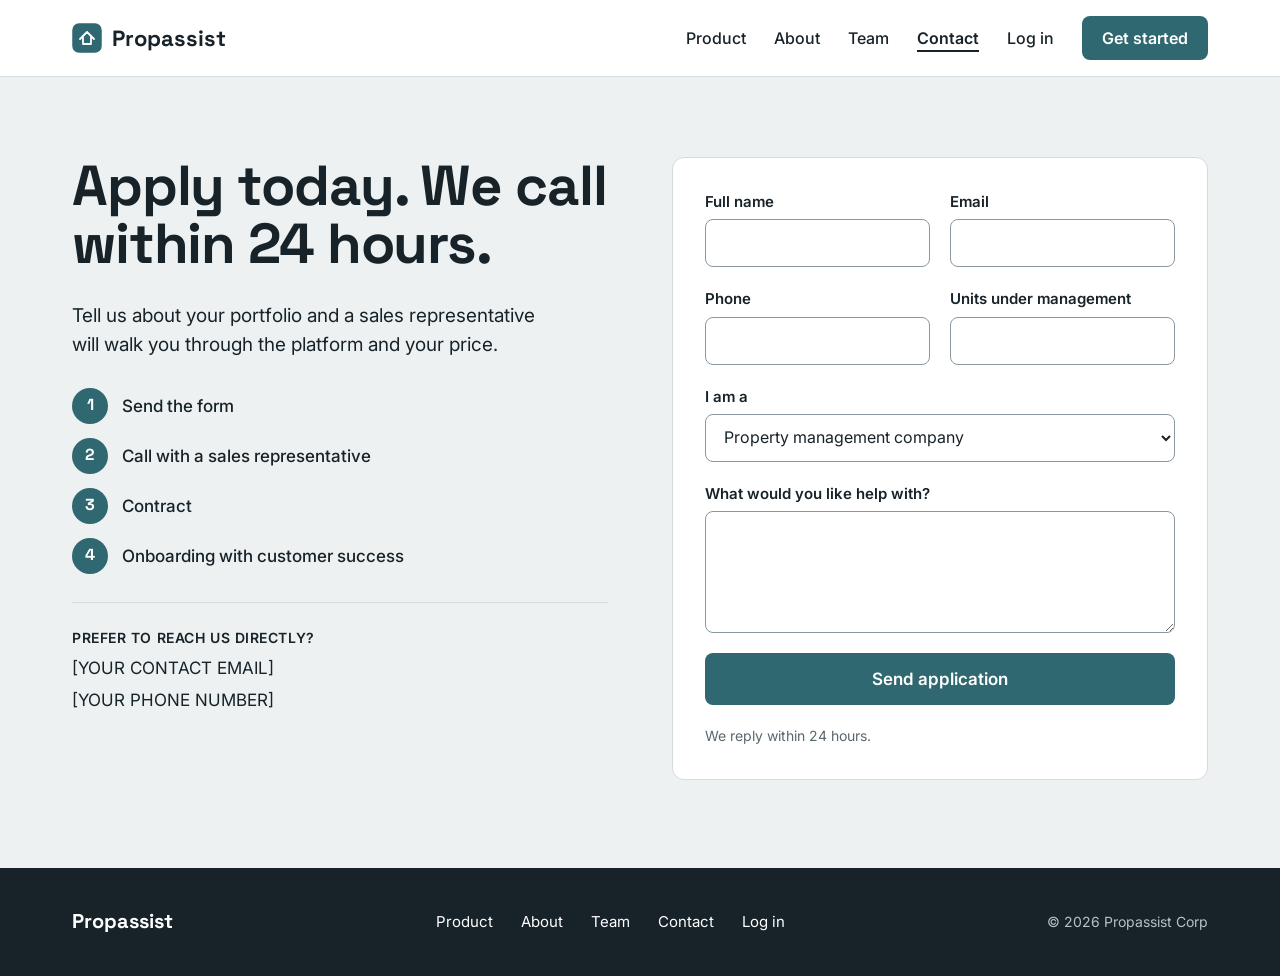
<file: contact.html>
<!doctype html>
<html lang="en">
<head>
<meta charset="utf-8">
<meta name="viewport" content="width=device-width, initial-scale=1">
<title>Contact Propassist</title>
<meta name="description" content="Apply to Propassist and a sales representative calls you within 24 hours.">
<link rel="preconnect" href="https://fonts.googleapis.com">
<link rel="preconnect" href="https://fonts.gstatic.com" crossorigin>
<link href="https://fonts.googleapis.com/css2?family=Inter:wght@400;500;600&family=Space+Grotesk:wght@500;600;700&display=swap" rel="stylesheet">
<link rel="stylesheet" href="styles.css">
</head>
<body>
<div style="font-family: Inter, system-ui, sans-serif; color: #172329; background: #ffffff; font-size: 17px; line-height: 1.55">

<header style="background: #ffffff; border-bottom: 1px solid #D5DCDF">
<div style="max-width: 1200px; margin: 0 auto; padding: 16px 32px; box-sizing: border-box; display: flex; flex-wrap: wrap; align-items: center; justify-content: space-between; gap: 12px 32px">
<a href="index.html" style="display: inline-flex; align-items: center; gap: 10px; min-height: 44px; text-decoration: none; font-family: 'Space Grotesk', sans-serif; font-weight: 700; font-size: 22px; color: #172329">
<svg aria-hidden="true" width="30" height="30" viewBox="0 0 30 30"><rect x="1" y="1" width="28" height="28" rx="6" fill="#2F6871" stroke="#2F6871" stroke-width="1.5"></rect><path d="M8 16l7-7 7 7M11 14.5V21h8v-6.5" fill="none" stroke="#ffffff" stroke-width="1.8" stroke-linecap="round" stroke-linejoin="round"></path></svg>
Propassist
</a>
<nav aria-label="Main" style="display: flex; flex-wrap: wrap; align-items: center; gap: 4px 28px">
<a href="product.html" style="display: inline-flex; align-items: center; min-height: 44px; text-decoration: none; font-weight: 500; font-size: 16px">Product</a>
<a href="about.html" style="display: inline-flex; align-items: center; min-height: 44px; text-decoration: none; font-weight: 500; font-size: 16px">About</a>
<a href="team.html" style="display: inline-flex; align-items: center; min-height: 44px; text-decoration: none; font-weight: 500; font-size: 16px">Team</a>
<a href="contact.html" aria-current="page" style="display: inline-flex; align-items: center; min-height: 44px; text-decoration: underline; text-decoration-thickness: 2px; text-underline-offset: 6px; font-weight: 600; font-size: 16px">Contact</a>
<a href="login.html" style="display: inline-flex; align-items: center; min-height: 44px; text-decoration: none; font-weight: 500; font-size: 16px">Log in</a>
<a href="contact.html" style="display: inline-flex; align-items: center; min-height: 44px; padding: 0 20px; background: #2F6871; color: #ffffff; border-radius: 8px; text-decoration: none; font-weight: 600; font-size: 16px">Get started</a>
</nav>
</div>
</header>

<section style="background: #EDF1F2">
<div style="max-width: 1200px; margin: 0 auto; padding: 80px 32px 88px; box-sizing: border-box; display: grid; grid-template-columns: repeat(auto-fit, minmax(320px, 1fr)); gap: 48px 64px; align-items: start">

<div style="display: flex; flex-direction: column; gap: 28px">
<h1 style="margin: 0; font-family: 'Space Grotesk', sans-serif; font-weight: 700; font-size: clamp(40px, 4.4vw, 62px); line-height: 1.03; letter-spacing: -0.02em">Apply today. We call within 24 hours.</h1>
<p style="margin: 0; max-width: 480px; font-size: 19px">Tell us about your portfolio and a sales representative will walk you through the platform and your price.</p>
<ol style="margin: 0; padding: 0; list-style: none; display: flex; flex-direction: column; gap: 14px; font-size: 17px; font-weight: 500">
<li style="display: flex; align-items: center; gap: 14px"><span style="display: inline-flex; align-items: center; justify-content: center; width: 36px; height: 36px; background: #2F6871; color: #ffffff; border-radius: 999px; font-family: 'Space Grotesk', sans-serif; font-weight: 700; font-size: 16px">1</span>Send the form</li>
<li style="display: flex; align-items: center; gap: 14px"><span style="display: inline-flex; align-items: center; justify-content: center; width: 36px; height: 36px; background: #2F6871; color: #ffffff; border-radius: 999px; font-family: 'Space Grotesk', sans-serif; font-weight: 700; font-size: 16px">2</span>Call with a sales representative</li>
<li style="display: flex; align-items: center; gap: 14px"><span style="display: inline-flex; align-items: center; justify-content: center; width: 36px; height: 36px; background: #2F6871; color: #ffffff; border-radius: 999px; font-family: 'Space Grotesk', sans-serif; font-weight: 700; font-size: 16px">3</span>Contract</li>
<li style="display: flex; align-items: center; gap: 14px"><span style="display: inline-flex; align-items: center; justify-content: center; width: 36px; height: 36px; background: #2F6871; color: #ffffff; border-radius: 999px; font-family: 'Space Grotesk', sans-serif; font-weight: 700; font-size: 16px">4</span>Onboarding with customer success</li>
</ol>
<div style="padding-top: 24px; border-top: 1px solid #D5DCDF; display: flex; flex-direction: column; gap: 6px; font-size: 17px">
<p style="margin: 0; font-size: 14px; font-weight: 600; letter-spacing: 0.04em; text-transform: uppercase">Prefer to reach us directly?</p>
<p style="margin: 0">[YOUR CONTACT EMAIL]</p>
<p style="margin: 0">[YOUR PHONE NUMBER]</p>
</div>
</div>

<form aria-label="Application" style="margin: 0; padding: 32px; background: #ffffff; border: 1px solid #D5DCDF; border-radius: 12px; display: flex; flex-direction: column; gap: 20px">
<div style="display: grid; grid-template-columns: repeat(auto-fit, minmax(200px, 1fr)); gap: 20px">
<div style="display: flex; flex-direction: column; gap: 6px">
<label for="pa-name" style="font-size: 15px; font-weight: 600">Full name</label>
<input id="pa-name" type="text" autocomplete="name" style="height: 48px; padding: 0 14px; box-sizing: border-box; border: 1px solid #8A979E; border-radius: 8px; font-family: inherit; font-size: 16px; color: #172329; background: #ffffff">
</div>
<div style="display: flex; flex-direction: column; gap: 6px">
<label for="pa-email" style="font-size: 15px; font-weight: 600">Email</label>
<input id="pa-email" type="email" autocomplete="email" style="height: 48px; padding: 0 14px; box-sizing: border-box; border: 1px solid #8A979E; border-radius: 8px; font-family: inherit; font-size: 16px; color: #172329; background: #ffffff">
</div>
</div>
<div style="display: grid; grid-template-columns: repeat(auto-fit, minmax(200px, 1fr)); gap: 20px">
<div style="display: flex; flex-direction: column; gap: 6px">
<label for="pa-phone" style="font-size: 15px; font-weight: 600">Phone</label>
<input id="pa-phone" type="tel" autocomplete="tel" style="height: 48px; padding: 0 14px; box-sizing: border-box; border: 1px solid #8A979E; border-radius: 8px; font-family: inherit; font-size: 16px; color: #172329; background: #ffffff">
</div>
<div style="display: flex; flex-direction: column; gap: 6px">
<label for="pa-units" style="font-size: 15px; font-weight: 600">Units under management</label>
<input id="pa-units" type="number" min="0" inputmode="numeric" style="height: 48px; padding: 0 14px; box-sizing: border-box; border: 1px solid #8A979E; border-radius: 8px; font-family: inherit; font-size: 16px; color: #172329; background: #ffffff">
</div>
</div>
<div style="display: flex; flex-direction: column; gap: 6px">
<label for="pa-role" style="font-size: 15px; font-weight: 600">I am a</label>
<select id="pa-role" style="height: 48px; padding: 0 14px; box-sizing: border-box; border: 1px solid #8A979E; border-radius: 8px; font-family: inherit; font-size: 16px; color: #172329; background: #ffffff">
<option>Property management company</option>
<option>Individual property manager</option>
<option>Landlord</option>
</select>
</div>
<div style="display: flex; flex-direction: column; gap: 6px">
<label for="pa-message" style="font-size: 15px; font-weight: 600">What would you like help with?</label>
<textarea id="pa-message" rows="4" style="padding: 12px 14px; box-sizing: border-box; border: 1px solid #8A979E; border-radius: 8px; font-family: inherit; font-size: 16px; line-height: 1.5; color: #172329; background: #ffffff; resize: vertical"></textarea>
</div>
<button type="button" style="min-height: 52px; padding: 0 26px; background: #2F6871; color: #ffffff; border: 0; border-radius: 8px; font-family: inherit; font-weight: 600; font-size: 17px; cursor: pointer">Send application</button>
<p style="margin: 0; font-size: 14px; color: #5A676F">We reply within 24 hours.</p>
</form>

</div>
</section>

<footer style="background: #172329; color: #ffffff">
<div style="max-width: 1200px; margin: 0 auto; padding: 32px; box-sizing: border-box; display: flex; flex-wrap: wrap; justify-content: space-between; align-items: center; gap: 16px 32px">
<p style="margin: 0; font-family: 'Space Grotesk', sans-serif; font-weight: 700; font-size: 20px">Propassist</p>
<nav aria-label="Footer" style="display: flex; flex-wrap: wrap; gap: 4px 28px">
<a href="product.html" style="display: inline-flex; align-items: center; min-height: 44px; color: #ffffff; text-decoration: none; font-size: 15px">Product</a>
<a href="about.html" style="display: inline-flex; align-items: center; min-height: 44px; color: #ffffff; text-decoration: none; font-size: 15px">About</a>
<a href="team.html" style="display: inline-flex; align-items: center; min-height: 44px; color: #ffffff; text-decoration: none; font-size: 15px">Team</a>
<a href="contact.html" style="display: inline-flex; align-items: center; min-height: 44px; color: #ffffff; text-decoration: none; font-size: 15px">Contact</a>
<a href="login.html" style="display: inline-flex; align-items: center; min-height: 44px; color: #ffffff; text-decoration: none; font-size: 15px">Log in</a>
</nav>
<p style="margin: 0; font-size: 14px; color: #B7C2C7">© 2026 Propassist Corp</p>
</div>
</footer>

</div>
</body>
</html>
</file>
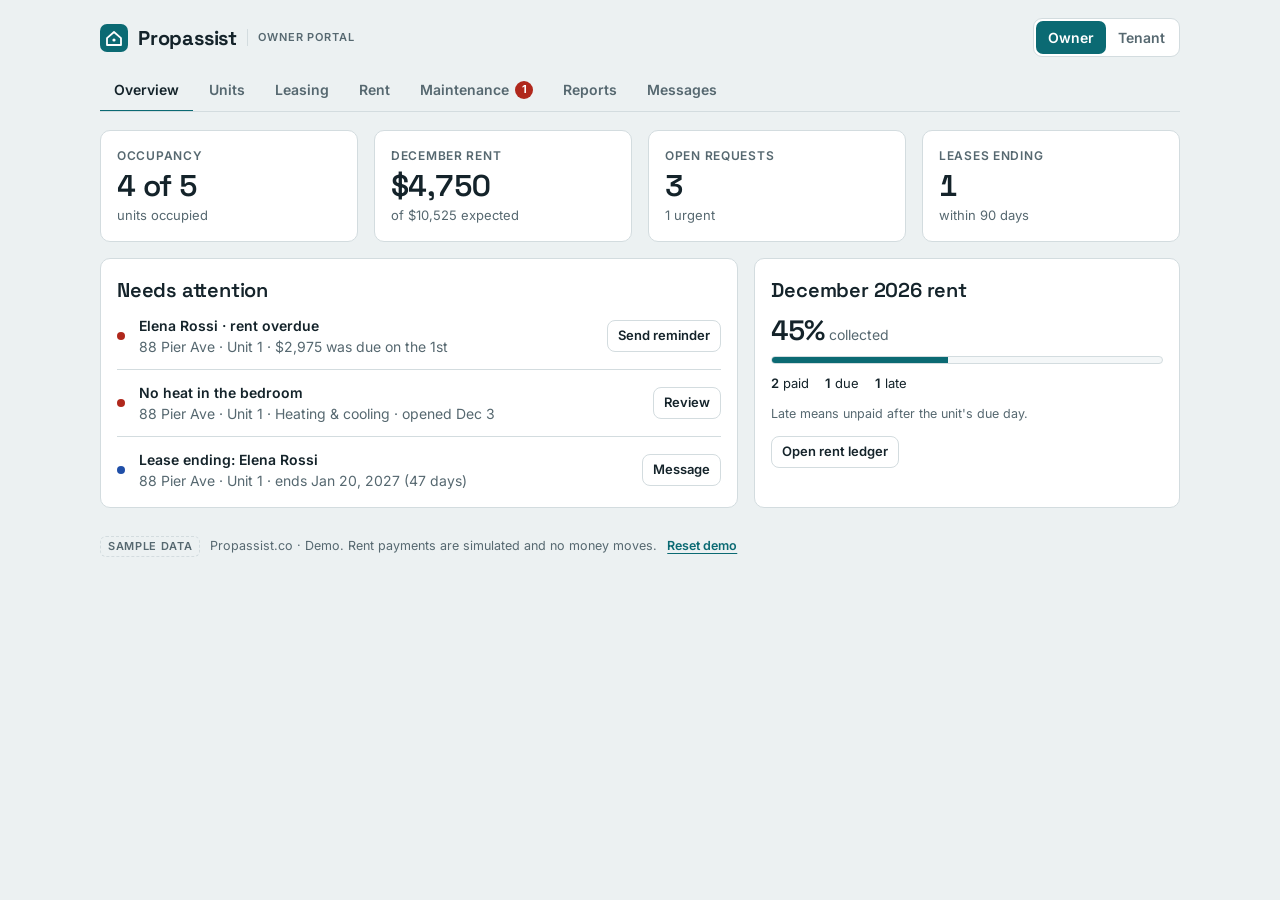
<file: index-2.html>
<!doctype html><html><head><meta charset=utf8><meta name=viewport content="width=device-width,initial-scale=1,viewport-fit=cover"><style>:root{color-scheme:light;box-sizing:border-box;padding-top:env(safe-area-inset-top,0px);padding-bottom:env(safe-area-inset-bottom,0px)}html{scroll-padding-top:env(safe-area-inset-top,0px)}body{margin:0;padding:0;font:14px -apple-system,BlinkMacSystemFont,sans-serif;background:#fff;color:#000}img{max-width:100%}[hidden]:not([hidden=until-found i]){display:none!important}</style></head><body>
<title>Propassist Demo</title>
<meta name="claude:viewport-fit-sides" content="cover">
<link rel="preconnect" href="https://fonts.googleapis.com">
<link rel="preconnect" href="https://fonts.gstatic.com" crossorigin>
<link rel="stylesheet" href="https://fonts.googleapis.com/css2?family=Inter:wght@400;500;600&family=Space+Grotesk:wght@500;600;700&family=IBM+Plex+Mono:wght@500&display=swap">
<style>
/* Layout: one app shell. Header with brand and role switch, a tab strip, then cards in one column that goes two-up on wide screens. Teal accent on cool slate; status colors are separate from the accent. */
:root{
  --bg:#ECF1F2; --surface:#FFFFFF; --surface-2:#F4F7F8; --ink:#14232A; --muted:#566870; --line:#D3DCDF;
  --accent:#0B6A73; --accent-ink:#FFFFFF; --accent-soft:#DDEFF1;
  --good:#17703F; --good-soft:#DDF1E5;
  --warn:#8F5200; --warn-soft:#FCEBCB;
  --bad:#B0281C; --bad-soft:#FBE0DC; --on-bad:#FFFFFF;
  --info:#1F4FA8; --info-soft:#DEE8FA;
  --font-display:'Space Grotesk','Inter',system-ui,-apple-system,'Segoe UI',sans-serif;
  --font-body:'Inter',system-ui,-apple-system,'Segoe UI',sans-serif;
  --font-mono:'IBM Plex Mono',ui-monospace,SFMono-Regular,Menlo,monospace;
}
@media (prefers-color-scheme: dark){
  :root:not([data-theme="light"]){
    --bg:#0D1418; --surface:#141E24; --surface-2:#192630; --ink:#E7EFF1; --muted:#93A6AE; --line:#263741;
    --accent:#52C6D1; --accent-ink:#03262B; --accent-soft:#12353A;
    --good:#5BD08A; --good-soft:#12301F;
    --warn:#F0B35A; --warn-soft:#3A2A0C;
    --bad:#FF8E80; --bad-soft:#3F1A16; --on-bad:#3F0E09;
    --info:#8DB3F5; --info-soft:#15284A;
    color-scheme:dark;
  }
}
:root[data-theme="dark"]{
  --bg:#0D1418; --surface:#141E24; --surface-2:#192630; --ink:#E7EFF1; --muted:#93A6AE; --line:#263741;
  --accent:#52C6D1; --accent-ink:#03262B; --accent-soft:#12353A;
  --good:#5BD08A; --good-soft:#12301F;
  --warn:#F0B35A; --warn-soft:#3A2A0C;
  --bad:#FF8E80; --bad-soft:#3F1A16; --on-bad:#3F0E09;
  --info:#8DB3F5; --info-soft:#15284A;
  color-scheme:dark;
}
*{box-sizing:border-box}
body{
  background:var(--bg); color:var(--ink); font-family:var(--font-body); font-size:14px; line-height:1.5;
  padding-block:0 48px;
  padding-left:max(16px,env(safe-area-inset-left,0px));
  padding-right:max(16px,env(safe-area-inset-right,0px));
}
h1,h2,h3,p{margin:0}
h2{font-family:var(--font-display); font-size:20px; font-weight:600; letter-spacing:-.01em; text-wrap:balance}
h3{font-family:var(--font-display); font-size:15px; font-weight:600}
button,input,select,textarea{font:inherit; color:inherit}
:focus-visible{outline:2px solid var(--accent); outline-offset:2px}
.wrap{max-width:1080px; margin:0 auto}
.muted{color:var(--muted)}
.sr{position:absolute; width:1px; height:1px; overflow:hidden; clip:rect(0 0 0 0); white-space:nowrap}
.num{font-variant-numeric:tabular-nums}
.mono{font-family:var(--font-mono); font-size:12.5px; letter-spacing:.02em}

header.top{display:flex; align-items:center; justify-content:space-between; gap:12px; flex-wrap:wrap; padding-block:18px 12px}
.brand{display:flex; align-items:center; gap:10px; font-family:var(--font-display); font-weight:700; font-size:20px; letter-spacing:-.01em}
.brand .role{font-family:var(--font-body); font-weight:600; font-size:11px; color:var(--muted); letter-spacing:.08em; text-transform:uppercase; padding-left:10px; border-left:1px solid var(--line)}
.seg{display:inline-flex; border:1px solid var(--line); border-radius:9px; background:var(--surface); padding:2px}
.seg button{border:0; background:transparent; color:var(--muted); font-weight:600; padding:6px 12px; border-radius:7px; cursor:pointer}
.seg button[aria-pressed="true"]{background:var(--accent); color:var(--accent-ink)}
nav.tabs{display:flex; gap:2px; overflow-x:auto; border-bottom:1px solid var(--line); margin-bottom:18px}
nav.tabs button{border:0; background:transparent; color:var(--muted); font-weight:600; padding:10px 14px; cursor:pointer; border-bottom:2px solid transparent; white-space:nowrap; display:flex; gap:6px; align-items:center; margin-bottom:-1px}
nav.tabs button:hover{color:var(--ink)}
nav.tabs button[aria-current="page"]{color:var(--ink); border-bottom-color:var(--accent)}
.badge{min-width:18px; height:18px; padding:0 5px; border-radius:9px; background:var(--bad); color:var(--on-bad); font-size:11px; font-weight:700; display:inline-grid; place-items:center}

.banner{background:var(--accent-soft); border:1px solid var(--line); border-radius:10px; padding:10px 14px; display:flex; gap:12px; align-items:center; flex-wrap:wrap; margin-bottom:16px}
.banner label{font-weight:600}
.banner select{max-width:100%}

.card{background:var(--surface); border:1px solid var(--line); border-radius:10px; padding:16px; min-width:0}
.card > h2,.card > h3{margin-bottom:10px}
.stack{display:flex; flex-direction:column; gap:16px}
.grid{display:grid; gap:16px}
.g-kpi{grid-template-columns:repeat(auto-fit,minmax(190px,1fr))}
.g-2{grid-template-columns:minmax(0,3fr) minmax(0,2fr)}
.g-3{grid-template-columns:repeat(auto-fit,minmax(280px,1fr))}
@media (max-width:760px){.g-2{grid-template-columns:minmax(0,1fr)}}
.kpi .label{font-size:12px; font-weight:600; color:var(--muted); letter-spacing:.06em; text-transform:uppercase}
.kpi .value{font-family:var(--font-display); font-size:30px; font-weight:600; letter-spacing:-.02em; line-height:1.15; margin-top:4px}
.kpi .sub{color:var(--muted); font-size:13px; margin-top:2px}
.sec-head{display:flex; align-items:center; justify-content:space-between; gap:12px; flex-wrap:wrap; margin-bottom:12px}

.pill{display:inline-flex; align-items:center; gap:5px; padding:2px 9px; border-radius:999px; font-size:12px; font-weight:600; white-space:nowrap}
.pill::before{content:""; width:6px; height:6px; border-radius:50%; background:currentColor}
.p-good{background:var(--good-soft); color:var(--good)}
.p-warn{background:var(--warn-soft); color:var(--warn)}
.p-bad{background:var(--bad-soft); color:var(--bad)}
.p-info{background:var(--info-soft); color:var(--info)}
.p-neutral{background:var(--surface-2); color:var(--muted); border:1px solid var(--line)}
.sample{display:inline-flex; font-size:11px; font-weight:600; letter-spacing:.06em; text-transform:uppercase; color:var(--muted); border:1px dashed var(--line); border-radius:6px; padding:1px 7px}

.btn{border:1px solid var(--line); background:var(--surface); border-radius:8px; padding:8px 14px; font-weight:600; cursor:pointer; white-space:nowrap}
.btn:hover{background:var(--surface-2)}
.btn.sm{padding:5px 10px; font-size:13px}
.btn.primary{background:var(--accent); border-color:var(--accent); color:var(--accent-ink)}
.btn.primary:hover{filter:brightness(1.08)}
.btn[disabled]{opacity:.5; cursor:not-allowed}
.link{border:0; background:none; padding:0; color:var(--accent); font-weight:600; cursor:pointer; text-decoration:underline; text-underline-offset:3px}

label.f{display:flex; flex-direction:column; gap:4px; font-size:12px; font-weight:600; color:var(--muted); min-width:0}
input[type=text],input[type=number],input[type=date],select,textarea{
  width:100%; background:var(--surface); border:1px solid var(--line); border-radius:8px; padding:8px 10px; color:var(--ink); font-weight:400; font-size:14px; min-width:0
}
textarea{resize:vertical; min-height:72px}
.form-grid{display:grid; grid-template-columns:repeat(auto-fit,minmax(190px,1fr)); gap:12px; align-items:end}
.form-grid .wide{grid-column:1/-1}

.tbl-wrap{overflow-x:auto}
table{width:100%; border-collapse:collapse; min-width:620px}
th{text-align:left; font-size:12px; font-weight:600; color:var(--muted); letter-spacing:.05em; text-transform:uppercase; padding:8px 10px; border-bottom:1px solid var(--line)}
td{padding:11px 10px; border-bottom:1px solid var(--line); vertical-align:middle}
tr:last-child td{border-bottom:0}
td.r,th.r{text-align:right}

ul.list{list-style:none; margin:0; padding:0}
ul.list > li{padding:12px 0; border-bottom:1px solid var(--line)}
ul.list > li:last-child{border-bottom:0; padding-bottom:0}
ul.list > li:first-child{padding-top:0}
.att{display:grid; grid-template-columns:10px minmax(0,1fr) auto; gap:12px; align-items:center}
.dot{width:8px; height:8px; border-radius:50%}
.d-bad{background:var(--bad)} .d-warn{background:var(--warn)} .d-info{background:var(--info)}
.att-t{font-weight:600; overflow-wrap:anywhere}
.row{display:flex; align-items:center; justify-content:space-between; gap:12px; flex-wrap:wrap}
.row > *{min-width:0}

.bar{height:8px; border-radius:4px; background:var(--surface-2); border:1px solid var(--line); overflow:hidden; margin:10px 0}
.bar > span{display:block; height:100%; background:var(--accent); transition:width .3s}
.counts{display:flex; gap:16px; flex-wrap:wrap; font-size:13px}
.counts b{font-weight:600}

.chips{display:flex; gap:6px; flex-wrap:wrap; margin-bottom:14px}
.chip{border:1px solid var(--line); background:var(--surface); border-radius:999px; padding:5px 12px; font-weight:600; cursor:pointer; color:var(--muted)}
.chip[aria-pressed="true"]{background:var(--ink); border-color:var(--ink); color:var(--bg)}

.req h3{overflow-wrap:anywhere}
.req .meta{color:var(--muted); font-size:13px; overflow-wrap:anywhere}
.req p.detail{margin:10px 0 12px; overflow-wrap:anywhere}
.pills{display:flex; gap:6px; flex-wrap:wrap}
.steps{display:grid; grid-template-columns:repeat(4,1fr); gap:4px; margin:12px 0 4px}
.step{font-size:11px; font-weight:600; color:var(--muted)}
.step i{display:block; height:4px; border-radius:2px; background:var(--line); margin-bottom:4px}
.step.on i{background:var(--accent)}
.step.on{color:var(--ink)}
.steps.done .step i{background:var(--good)}

.rent-amt{font-family:var(--font-display); font-size:38px; font-weight:600; letter-spacing:-.02em; line-height:1.1}
.note{font-size:12.5px; color:var(--muted)}

.thread{display:flex; flex-direction:column; gap:8px; max-height:420px; min-height:140px; overflow-y:auto; padding:2px 2px 8px}
.bub{max-width:82%; padding:8px 12px; border-radius:12px; background:var(--surface-2); border:1px solid var(--line); overflow-wrap:anywhere; white-space:pre-wrap}
.bub.me{align-self:flex-end; background:var(--accent-soft); border-color:transparent}
.bub.sys{align-self:center; max-width:94%; background:transparent; border:1px dashed var(--line); font-size:13px; color:var(--muted)}
.bub .when{display:block; font-size:11px; color:var(--muted); margin-top:2px}
.composer{display:flex; gap:8px; align-items:flex-end; margin-top:10px}
.composer textarea{min-height:44px}

.empty{border:1px dashed var(--line); border-radius:10px; padding:22px; text-align:center; color:var(--muted)}
.empty b{display:block; color:var(--ink); font-family:var(--font-display); font-size:16px; margin-bottom:4px}
.foot{margin-top:28px; font-size:12.5px; color:var(--muted); display:flex; gap:10px; flex-wrap:wrap; align-items:center}
#toast{position:fixed; left:50%; transform:translateX(-50%); bottom:calc(16px + env(safe-area-inset-bottom,0px)); max-width:min(92vw,440px); background:var(--ink); color:var(--bg); padding:10px 16px; border-radius:10px; font-weight:500; z-index:20; opacity:0; pointer-events:none; transition:opacity .2s}
#toast.show{opacity:1}
#toast.err{background:var(--bad); color:var(--on-bad)}
@media (prefers-reduced-motion:reduce){*{transition:none!important}}
</style>

<div class="wrap">
  <header class="top" id="hdr"></header>
  <div id="app"><div class="empty"><b>Loading Propassist</b>Fetching your properties, rent and requests.</div></div>
  <div class="foot" id="foot"></div>
</div>
<div id="toast" role="status" aria-live="polite"></div>

<script>
(function(){
'use strict';

/* ---------- constants ---------- */
const VENDORS=[
  {id:'v-blueline',name:'BlueLine Plumbing',trade:'plumbing'},
  {id:'v-spark',name:'Spark Electric',trade:'electrical'},
  {id:'v-warmair',name:'WarmAir Heating & Cooling',trade:'heating'},
  {id:'v-homeworks',name:'HomeWorks Appliance Repair',trade:'appliance'},
  {id:'v-fixright',name:'FixRight Handyman',trade:'general'}
];
const CAT_LABEL={plumbing:'Plumbing',electrical:'Electrical',heating:'Heating & cooling',appliance:'Appliance',general:'General repair'};
const STATUS={open:['Open','warn'],scheduled:['Scheduled','info'],in_progress:['In progress','info'],done:['Done','good']};
const STEPS=['open','scheduled','in_progress','done'];
const PRIO={urgent:['Urgent','bad'],normal:['Normal','neutral'],low:['Low','neutral']};
const RENT={paid:['Paid','good'],due:['Due','info'],late:['Late','bad'],vacant:['Vacant','neutral'],unpaid:['Unpaid','bad']};
const EXP_CATS=['Repairs and maintenance','Utilities','Insurance','Property tax','Management and fees','Other'];
const STAGES=[['inquiry','New inquiry'],['tour','Tour scheduled'],['applied','Application received'],['approved','Approved'],['lease_signed','Lease signed'],['moved_in','Moved in'],['declined','Declined']];
const SOURCES=['Listing site','Referral','Walk-in','Social media','Other'];
const MI_STEPS=[['lease','Lease e-signed'],['funds','Deposit and first month received'],['verify','ID and renters insurance verified'],['access','Access instructions sent']];
const MI_HOURS=24;
const RSTATUS={offered:['Offered','info'],accepted:['Accepted','good'],declined:['Declined','bad'],applied:['Applied to lease','neutral']};

/* ---------- helpers ---------- */
const $=s=>document.querySelector(s);
const esc=s=>String(s==null?'':s).replace(/[&<>"']/g,c=>({'&':'&amp;','<':'&lt;','>':'&gt;','"':'&quot;',"'":'&#39;'}[c]));
const money=n=>new Intl.NumberFormat('en-US',{style:'currency',currency:'USD',maximumFractionDigits:0}).format(Number(n)||0);
const pad=n=>String(n).padStart(2,'0');
const sum=a=>a.reduce((x,y)=>x+(Number(y)||0),0);
const now=new Date();
const MONTH=now.getFullYear()+'-'+pad(now.getMonth()+1);
const MLABEL=now.toLocaleDateString('en-US',{month:'long',year:'numeric'});
function pd(s){
  if(!s) return null;
  if(/^\d{4}-\d{2}-\d{2}$/.test(s)){const p=s.split('-').map(Number);return new Date(p[0],p[1]-1,p[2]);}
  const d=new Date(s); return isNaN(d)?null:d;
}
const fmtD=s=>{const d=pd(s); return d?d.toLocaleDateString('en-US',{month:'short',day:'numeric',year:d.getFullYear()===now.getFullYear()?undefined:'numeric'}):'—';};
const fmtDT=s=>{const d=pd(s); return d?d.toLocaleString('en-US',{month:'short',day:'numeric',hour:'numeric',minute:'2-digit'}):'';};
const monthLabel=m=>{const p=String(m).split('-').map(Number); return new Date(p[0],(p[1]||1)-1,1).toLocaleDateString('en-US',{month:'long',year:'numeric'});};
function ordinal(n){n=Number(n)||1; const s=['th','st','nd','rd'],v=n%100; return n+(s[(v-20)%10]||s[v]||s[0]);}
const pill=(label,kind)=>'<span class="pill p-'+kind+'">'+esc(label)+'</span>';
const opts=(list,sel)=>list.map(x=>'<option value="'+esc(x[0])+'"'+(x[0]===sel?' selected':'')+'>'+esc(x[1])+'</option>').join('');

/* ---------- state ---------- */
const S={
  db:null,user:null,manager:false,canWrite:true,uid:null,
  units:[],payments:[],requests:[],messages:[],applicants:[],renewals:[],expenses:[],repMonth:'',repPeriod:'month',repProp:'all',
  cols:['units','payments','requests','messages','renewals','expenses','applicants','settings'],settings:[],tips:{},chat:{prospect:[],tenant:[]},chatBusy:false,stageFilter:'all',
  loaded:{},slow:false,err:'',
  profile:null,profileLoaded:false,joinErr:'',
  mode:'owner',tab:'overview',unitId:null,filter:'all',threadUnit:null,ready:false
};

const unitOf=id=>S.units.find(u=>u.id===id)||null;
const ulH=u=>u?esc(u.property)+' · '+esc(u.name):'Unknown unit';
function rentStatus(u){
  if(!u||!u.tenantName) return 'vacant';
  const p=S.payments.find(x=>x.unitId===u.id&&x.month===MONTH);
  if(p&&p.status==='paid') return 'paid';
  return now.getDate()>(Number(u.dueDay)||1)?'late':'due';
}
const paymentOf=u=>S.payments.find(x=>x.unitId===u.id&&x.month===MONTH&&x.status==='paid')||null;
function myUnit(){
  const id=S.manager?S.unitId:(S.profile&&S.profile.unitId);
  return S.units.find(u=>u.id===id)||null;
}
const occupied=()=>S.units.filter(u=>u.tenantName);
function sortedUnits(){return S.units.slice().sort((a,b)=>(a.property+a.name).localeCompare(b.property+b.name));}

/* ---------- toast + writes ---------- */
let toastT=null;
function toast(msg,isErr){
  const t=$('#toast'); t.textContent=msg; t.className='show'+(isErr?' err':'');
  clearTimeout(toastT); toastT=setTimeout(()=>{t.className='';},3800);
}
function errMsg(e){
  const c=e&&e.code;
  if(c==='invalid_argument') return 'Your access level does not allow this change. Ask the owner for Contributor access.';
  if(c==='quota_exceeded') return 'Storage limit reached. Delete old records and try again.';
  return 'Could not save that. Try again in a moment.';
}
async function run(okMsg,fn){
  if(!S.db){toast('Storage is not available in this view.',true);return false;}
  try{await fn(); if(okMsg) toast(okMsg); return true;}catch(e){toast(errMsg(e),true);return false;}
}

/* ---------- rendering ---------- */
let raf=0;
function schedule(){ if(raf) return; raf=requestAnimationFrame(()=>{raf=0;render();}); }

function keepState(){
  const m={}; document.querySelectorAll('#app [data-keep][id]').forEach(el=>{m[el.id]=el.value;});
  const a=document.activeElement;
  return {m:m,focus:a&&a.id&&a.hasAttribute&&a.hasAttribute('data-keep')?a.id:null,s:a&&a.selectionStart,e:a&&a.selectionEnd};
}
function restoreState(k){
  Object.keys(k.m).forEach(id=>{const el=document.getElementById(id); if(el&&el.value!==k.m[id]) el.value=k.m[id];});
  if(k.focus){const el=document.getElementById(k.focus); if(el){el.focus(); try{el.setSelectionRange(k.s,k.e);}catch(e){}}}
}

function tabsFor(){
  if(S.mode==='owner'){
    const open=S.requests.filter(r=>r.status==='open').length;
    return [['overview','Overview'],['units','Units'],['leasing','Leasing'],['rent','Rent'],['maintenance','Maintenance',open],['reports','Reports'],['messages','Messages']];
  }
  return [['home','Home'],['requests','Maintenance'],['messages','Messages']];
}

function render(){
  const k=keepState();
  renderHeader();
  const app=$('#app');
  app.innerHTML=body();
  restoreState(k);
  const th=document.querySelector('.thread'); if(th) th.scrollTop=th.scrollHeight;
  renderFoot();
}

function renderHeader(){
  const portal=S.manager?(S.mode==='owner'?'Owner portal':'Tenant preview'):(S.profile&&myUnit()?'Tenant portal':'');
  let h='<div class="brand"><svg viewBox="0 0 28 28" width="28" height="28" aria-hidden="true"><rect width="28" height="28" rx="7" fill="var(--accent)"/><path d="M7 14.2 14 8l7 6.2V21H7z" fill="none" stroke="var(--accent-ink)" stroke-width="1.8" stroke-linejoin="round"/><circle cx="14" cy="16" r="1.6" fill="var(--accent-ink)"/></svg><span>Propassist</span>'+(portal?'<span class="role">'+esc(portal)+'</span>':'')+'</div>';
  if(S.manager){
    h+='<div class="seg" role="group" aria-label="Portal"><button type="button" data-act="mode" data-id="owner" aria-pressed="'+(S.mode==='owner')+'">Owner</button><button type="button" data-act="mode" data-id="tenant" aria-pressed="'+(S.mode==='tenant')+'">Tenant</button></div>';
  }
  $('#hdr').innerHTML=h;
}

function renderFoot(){
  const anySample=S.units.some(u=>u.sample);
  $('#foot').innerHTML=(anySample?'<span class="sample">Sample data</span>':'')+'<span>Propassist.co &middot; Demo. Rent payments are simulated and no money moves.</span><button class="link" type="button" data-act="reset">Reset demo</button>';
}

function body(){
  if(!S.ready) return '<div class="empty"><b>Loading Propassist</b>Fetching your properties, rent and requests.</div>';
  if(!S.db) return '<div class="empty"><b>Sign in to open Propassist</b>Rent, requests and messages are stored with your Claude account. Open this page while signed in.</div>';
  const allLoaded=S.cols.every(n=>S.loaded[n]);
  if(!allLoaded){
    return '<div class="empty"><b>'+(S.err?'Could not load your data':'Loading Propassist')+'</b>'+(S.err?'Reload the page to try again.':(S.slow?'This is taking longer than usual. The data may be out of date.':'Fetching your properties, rent and requests.'))+'</div>';
  }
  if(!S.manager){
    if(!S.uid) return '<div class="empty"><b>Sign in to link your unit</b>Your property owner will give you a unit code once you are signed in.</div>';
    if(!S.profileLoaded) return '<div class="empty"><b>Loading your unit</b>One moment.</div>';
    if(!myUnit()) return vJoin();
  } else if(S.mode==='tenant' && !myUnit()){
    return preview()+'<div class="empty"><b>No occupied units yet</b>Add a unit with a tenant in the Owner portal to preview what they see.</div>';
  }
  const tabs=tabsFor();
  if(!tabs.some(t=>t[0]===S.tab)) S.tab=tabs[0][0];
  let nav='<nav class="tabs" aria-label="Sections">'+tabs.map(t=>'<button type="button" data-act="tab" data-id="'+t[0]+'"'+(S.tab===t[0]?' aria-current="page"':'')+'>'+esc(t[1])+(t[2]?'<span class="badge" aria-label="'+t[2]+' open">'+t[2]+'</span>':'')+'</button>').join('')+'</nav>';
  let view='';
  if(S.mode==='owner'){
    view=({overview:vOverview,units:vUnits,leasing:vLeasing,rent:vRent,maintenance:vMaint,reports:vReports,messages:vOwnerMsgs})[S.tab]();
  } else {
    view=({home:tHome,requests:tRequests,messages:tMsgs})[S.tab]();
  }
  return (S.guide?demoGuide():'')+(S.manager&&S.mode==='tenant'?preview():'')+nav+view;
}

function preview(){
  const occ=occupied();
  const sel=occ.length?'<label for="pv-unit" class="sr">Previewing unit</label><select id="pv-unit" data-change="pvUnit">'+opts(occ.map(u=>[u.id,u.property+' · '+u.name+' ('+u.tenantName+')']),S.unitId)+'</select>':'';
  return '<div class="banner"><span><b>Tenant view.</b> Choose a tenant. Switch to Owner to respond to what they do.</span>'+sel+'</div>';
}

/* ---------- owner views ---------- */
function emptyPortfolio(){
  return '<div class="empty"><b>No properties yet</b>Add a unit to start tracking rent, maintenance requests and tenant messages.<div style="margin-top:12px"><button class="btn primary" type="button" data-act="tab" data-id="units">Add your first unit</button></div></div>';
}

function vOverview(){
  if(!S.units.length) return emptyPortfolio();
  const occ=occupied();
  const expected=sum(occ.map(u=>u.rent));
  const paidU=occ.filter(u=>rentStatus(u)==='paid'), lateU=occ.filter(u=>rentStatus(u)==='late'), dueU=occ.filter(u=>rentStatus(u)==='due');
  const collected=sum(paidU.map(u=>u.rent));
  const pct=expected?Math.round(collected/expected*100):0;
  const openReqs=S.requests.filter(r=>r.status!=='done');
  const urgent=openReqs.filter(r=>r.priority==='urgent');
  const ending=occ.map(u=>{const d=pd(u.leaseEnd); return {u:u,days:d?Math.ceil((d-now)/864e5):null};}).filter(x=>x.days!==null&&x.days<=90).sort((a,b)=>a.days-b.days);

  const items=[];
  lateU.forEach(u=>items.push('<li class="att"><span class="dot d-bad"></span><div><div class="att-t">'+esc(u.tenantName)+' · rent overdue</div><div class="muted">'+ulH(u)+' · '+money(u.rent)+' was due on the '+ordinal(u.dueDay)+'</div></div><button class="btn sm" type="button" data-act="remind" data-id="'+esc(u.id)+'">Send reminder</button></li>'));
  S.requests.filter(r=>r.status==='open').sort((a,b)=>(b.priority==='urgent')-(a.priority==='urgent')).slice(0,5).forEach(r=>{
    items.push('<li class="att"><span class="dot d-'+(r.priority==='urgent'?'bad':'warn')+'"></span><div><div class="att-t">'+esc(r.title)+'</div><div class="muted">'+ulH(unitOf(r.unitId))+' · '+esc(CAT_LABEL[r.category]||'General repair')+' · opened '+fmtD(r.createdAt)+'</div></div><button class="btn sm" type="button" data-act="tab" data-id="maintenance">Review</button></li>');
  });
  ending.forEach(x=>items.push('<li class="att"><span class="dot d-info"></span><div><div class="att-t">Lease ending: '+esc(x.u.tenantName)+'</div><div class="muted">'+ulH(x.u)+' · '+(x.days<0?'ended '+fmtD(x.u.leaseEnd):'ends '+fmtD(x.u.leaseEnd)+' ('+x.days+' days)')+'</div></div><button class="btn sm" type="button" data-act="openThread" data-id="'+esc(x.u.id)+'">Message</button></li>'));

  S.renewals.filter(r=>r.status==='accepted'||r.status==='declined').forEach(r=>{
    const u=unitOf(r.unitId); if(!u) return;
    items.push('<li class="att"><span class="dot d-'+(r.status==='accepted'?'info':'warn')+'"></span><div><div class="att-t">Renewal '+r.status+': '+esc(u.tenantName)+'</div><div class="muted">'+ulH(u)+' · offered '+money(r.offerRent)+' per month</div></div><button class="btn sm" type="button" data-act="tab" data-id="leasing">Review</button></li>');
  });

  return '<div class="stack">'+
   '<div class="grid g-kpi">'+
    kpi('Occupancy',occ.length+' of '+S.units.length,'units occupied')+
    kpi(MLABEL.split(' ')[0]+' rent',money(collected),'of '+money(expected)+' expected')+
    kpi('Open requests',String(openReqs.length),urgent.length+' urgent')+
    kpi('Leases ending',String(ending.length),'within 90 days')+
   '</div>'+
   '<div class="grid g-2">'+
    '<section class="card"><h2>Needs attention</h2>'+(items.length?'<ul class="list">'+items.join('')+'</ul>':'<div class="empty"><b>All clear</b>No overdue rent, new requests or expiring leases.</div>')+'</section>'+
    '<section class="card"><h2>'+esc(MLABEL)+' rent</h2><div class="num"><span class="rent-amt" style="font-size:28px">'+pct+'%</span> <span class="muted">collected</span></div><div class="bar" role="img" aria-label="'+pct+' percent of rent collected"><span style="width:'+pct+'%"></span></div><div class="counts"><span><b>'+paidU.length+'</b> paid</span><span><b>'+dueU.length+'</b> due</span><span><b>'+lateU.length+'</b> late</span></div><p class="note" style="margin-top:12px">Late means unpaid after the unit\'s due day.</p><div style="margin-top:12px"><button class="btn sm" type="button" data-act="tab" data-id="rent">Open rent ledger</button></div></section>'+
   '</div></div>';
}

/* ---------- reports ---------- */
function monthKey(s){const d=pd(s); return d?d.getFullYear()+'-'+pad(d.getMonth()+1):'';}
function monthOptions(){
  const out=[];
  for(let i=0;i<12;i++){const d=new Date(now.getFullYear(),now.getMonth()-i,1); const k=d.getFullYear()+'-'+pad(d.getMonth()+1); out.push([k,monthLabel(k)]);}
  return out;
}
const feePct=()=>{const x=S.settings.find(y=>y.id==='main'); return Math.max(0,Math.min(100,Number(x&&x.feePct)||0));};
function periodMonths(m,per){
  const y=Number(m.slice(0,4)), mo=Number(m.slice(5,7));
  const a=per==='quarter'?Math.floor((mo-1)/3)*3+1:(per==='year'?1:mo);
  const out=[]; for(let i=a;i<=mo;i++) out.push(y+'-'+pad(i)); return out;
}
function periodLabel(m,per){
  const y=m.slice(0,4), mo=Number(m.slice(5,7));
  if(per==='quarter') return 'Q'+(Math.floor((mo-1)/3)+1)+' '+y+(mo%3?' (to '+monthLabel(m).split(' ')[0]+')':'');
  if(per==='year') return y+' year to date'+(mo<12?' (to '+monthLabel(m).split(' ')[0]+')':'');
  return monthLabel(m);
}
function reportData(){
  const m=S.repMonth||MONTH, prop=S.repProp||'all', per=S.repPeriod||'month';
  const ms=periodMonths(m,per);
  const units=sortedUnits().filter(u=>prop==='all'||u.property===prop);
  const ids=new Set(units.map(u=>u.id));
  const occ=units.filter(u=>u.tenantName);
  const vacant=units.filter(u=>!u.tenantName);
  const rows=occ.map(u=>{
    const ps=S.payments.filter(x=>x.unitId===u.id&&ms.includes(x.month)&&x.status==='paid');
    const p=ps.length?ps[ps.length-1]:null;
    const got=sum(ps.map(x=>x.amount));
    let st;
    if(ms.length>1){st=got>=u.rent*ms.length?'paid':(got>0?'unpaid':(m<MONTH?'unpaid':'due'));}
    else if(p) st='paid'; else if(m===MONTH) st=rentStatus(u); else st=(m<MONTH)?'unpaid':'due';
    return {u:u,p:p,st:st,got:got,exp:u.rent*ms.length};
  });
  const expected=sum(occ.map(u=>u.rent))*ms.length;
  const collected=sum(S.payments.filter(x=>ms.includes(x.month)&&x.status==='paid'&&ids.has(x.unitId)).map(x=>x.amount));
  const pct=expected?Math.round(collected/expected*100):0;
  const reqs=S.requests.filter(r=>ids.has(r.unitId));
  const opened=reqs.filter(r=>ms.includes(monthKey(r.createdAt)));
  const done=reqs.filter(r=>r.status==='done'&&ms.includes(monthKey(r.updatedAt||r.createdAt)));
  const stillOpen=reqs.filter(r=>r.status!=='done');
  const exps=S.expenses.filter(e=>ms.includes(monthKey(e.date))&&(prop==='all'||e.property===prop)).sort((a,b)=>String(a.date).localeCompare(String(b.date)));
  const expTotal=sum(exps.map(e=>e.amount));
  const byCat=EXP_CATS.map(c=>[c,sum(exps.filter(e=>e.category===c).map(e=>e.amount))]).filter(x=>x[1]>0);
  const ending=occ.map(u=>{const d=pd(u.leaseEnd); return {u:u,days:d?Math.ceil((d-now)/864e5):null};}).filter(x=>x.days!==null&&x.days<=90).sort((a,b)=>a.days-b.days);
  const apps=S.applicants.filter(a=>ids.has(a.unitId)&&ms.includes(monthKey(a.createdAt)));
  const props=Array.from(new Set(S.units.map(u=>u.property))).sort();
  return {m:m,per:per,ms:ms,label:periodLabel(m,per),prop:prop,units:units,occ:occ,vacant:vacant,rows:rows,expected:expected,collected:collected,pct:pct,opened:opened,done:done,stillOpen:stillOpen,exps:exps,expTotal:expTotal,byCat:byCat,noi:collected-expTotal,feePct:feePct(),fee:Math.round(collected*feePct())/100,ownerNet:collected-expTotal-Math.round(collected*feePct())/100,ending:ending,apps:apps,props:props,askVacant:sum(vacant.map(u=>u.rent))};
}
function packageHtml(d){
  const e=esc, today=new Date().toLocaleDateString('en-US',{month:'long',day:'numeric',year:'numeric'});
  const scope=d.prop==='all'?'All properties':d.prop;
  const st={paid:['Paid','#17703F','#DDF1E5'],due:['Due','#1F4FA8','#DEE8FA'],late:['Late','#B0281C','#FBE0DC'],unpaid:['Unpaid','#B0281C','#FBE0DC'],vacant:['Vacant','#566870','#EEF2F3']};
  const chip=k=>{const x=st[k]||st.due;return '<span class="chip" style="color:'+x[1]+';background:'+x[2]+'">'+x[0]+'</span>';};
  const multi=d.ms.length>1;
  const maxCat=Math.max.apply(null,d.byCat.map(x=>x[1]).concat([1]));
  const rent=d.rows.map(r=>'<tr><td><b>'+e(r.u.property)+'</b><small>'+e(r.u.name)+'</small></td><td>'+e(r.u.tenantName)+'</td><td class="n">'+money(r.u.rent)+'</td>'+(multi?'<td class="n">'+money(r.got)+'</td>':'')+'<td>'+chip(r.st)+'</td>'+(multi?'':'<td>'+(r.p&&r.p.paidAt?fmtD(r.p.paidAt):'&mdash;')+'</td>')+'</tr>').join('');
  const vac=d.vacant.map(u=>'<tr><td><b>'+e(u.property)+'</b><small>'+e(u.name)+'</small></td><td colspan="'+(multi?4:4)+'">Vacant, asking '+money(u.rent)+' per month'+(u.listed?' (listed)':'')+'</td></tr>').join('');
  const maint=d.stillOpen.map(r=>'<li><b>'+e(r.title)+'</b><small>'+ulH(unitOf(r.unitId))+' &middot; '+e((STATUS[r.status]||STATUS.open)[0])+(r.priority==='urgent'?' &middot; urgent':'')+'</small></li>').join('');
  const lease=d.ending.map(x=>'<li><b>'+e(x.u.tenantName)+'</b><small>'+ulH(x.u)+' &middot; ends '+fmtD(x.u.leaseEnd)+(x.days>=0?' ('+x.days+' days)':'')+'</small></li>').join('');
  const exp=d.exps.map(x=>'<tr><td>'+fmtD(x.date)+'</td><td>'+e(x.property||'General')+'</td><td>'+e(x.category)+(x.note?'<small>'+e(x.note)+'</small>':'')+'</td><td class="n">'+money(x.amount)+'</td></tr>').join('');
  const cats=d.byCat.map(c=>'<div class="cat"><span>'+e(c[0])+'</span><i style="width:'+Math.round(c[1]/maxCat*100)+'%"></i><b>'+money(c[1])+'</b></div>').join('');
  const css='*{box-sizing:border-box}body{margin:0;background:#E9EEF0;color:#14232A;font:14px/1.5 Inter,system-ui,-apple-system,Segoe UI,sans-serif}.page{width:8.5in;max-width:100%;min-height:11in;margin:18px auto;background:#fff;padding:.7in .75in;box-shadow:0 2px 14px rgba(20,35,42,.12);position:relative}.cover{display:flex;flex-direction:column;justify-content:space-between;background:#0B3F46;color:#fff}.cover h1{font:700 44px/1.08 "Space Grotesk",Inter,sans-serif;letter-spacing:-.02em;margin:0 0 14px}.cover .k{letter-spacing:.14em;text-transform:uppercase;font-size:12px;font-weight:600;opacity:.75}.cover .sub{font-size:18px;opacity:.9}.cover .bar{width:64px;height:5px;background:#52C6D1;border-radius:3px;margin:26px 0}.cover .kp{display:grid;grid-template-columns:1fr 1fr;gap:18px;margin-top:30px}.cover .kp div{border-top:1px solid rgba(255,255,255,.25);padding-top:10px}.cover .kp b{display:block;font:600 30px "Space Grotesk",Inter,sans-serif}.cover .kp span{font-size:12px;opacity:.75;letter-spacing:.06em;text-transform:uppercase}.cover .fine{font-size:12px;opacity:.7}h2{font:600 22px "Space Grotesk",Inter,sans-serif;letter-spacing:-.01em;margin:0 0 4px;color:#0B3F46}.lead{color:#566870;margin:0 0 16px}section{margin-bottom:26px}table{width:100%;border-collapse:collapse}th{text-align:left;font-size:11px;letter-spacing:.07em;text-transform:uppercase;color:#566870;border-bottom:2px solid #0B3F46;padding:6px 8px}td{padding:9px 8px;border-bottom:1px solid #D3DCDF;vertical-align:top}td.n,th.n{text-align:right;font-variant-numeric:tabular-nums}small{display:block;color:#566870;font-size:12px}.chip{display:inline-block;padding:1px 9px;border-radius:99px;font-size:12px;font-weight:600}.tiles{display:grid;grid-template-columns:repeat(4,1fr);gap:10px;margin-bottom:22px}.tile{border:1px solid #D3DCDF;border-top:3px solid #0B6A73;border-radius:6px;padding:10px 12px}.tile span{font-size:11px;letter-spacing:.07em;text-transform:uppercase;color:#566870;font-weight:600}.tile b{display:block;font:600 24px "Space Grotesk",Inter,sans-serif}.tile small{font-size:12px}ul{list-style:none;margin:0;padding:0}li{padding:8px 0;border-bottom:1px solid #D3DCDF}li b{display:block}.cat{display:grid;grid-template-columns:170px 1fr 90px;gap:10px;align-items:center;margin:6px 0}.cat i{height:10px;background:#0B6A73;border-radius:5px;display:block}.cat b{text-align:right}.tot td{font-weight:700;border-top:2px solid #0B3F46;border-bottom:0}.noi{background:#EAF4F5;border-radius:8px;padding:14px 16px;display:flex;justify-content:space-between;align-items:center;margin-top:14px}.noi b{font:600 26px "Space Grotesk",Inter,sans-serif;color:#0B3F46}.foot{position:absolute;left:.75in;right:.75in;bottom:.35in;font-size:11px;color:#566870;display:flex;justify-content:space-between}.two{display:grid;grid-template-columns:1fr 1fr;gap:26px}.empty{color:#566870;font-style:italic}@media(max-width:640px){.page{padding:28px 20px}.tiles{grid-template-columns:1fr 1fr}.two{grid-template-columns:1fr}.cat{grid-template-columns:110px 1fr 70px}.cover h1{font-size:32px}}@media print{body{background:#fff}.page{margin:0;box-shadow:none;width:auto;page-break-after:always;min-height:10in}.cover{-webkit-print-color-adjust:exact;print-color-adjust:exact}.chip,.tile,i,.noi{-webkit-print-color-adjust:exact;print-color-adjust:exact}@page{size:letter;margin:.3in}}';
  const foot=n=>'<div class="foot"><span>Propassist &middot; '+e(scope)+' &middot; '+e(d.label)+'</span><span>Page '+n+'</span></div>';
  const tiles='<div class="tiles"><div class="tile"><span>Rent collected</span><b>'+money(d.collected)+'</b><small>of '+money(d.expected)+' ('+d.pct+'%)</small></div><div class="tile"><span>Occupancy</span><b>'+d.occ.length+' of '+d.units.length+'</b><small>'+(d.vacant.length?d.vacant.length+' vacant':'fully occupied')+'</small></div><div class="tile"><span>Expenses</span><b>'+money(d.expTotal)+'</b><small>'+d.exps.length+' recorded</small></div><div class="tile"><span>Net operating income</span><b>'+money(d.noi)+'</b><small>collected minus expenses</small></div></div>';
  return '<!doctype html><html lang="en"><head><meta charset="utf-8"><meta name="viewport" content="width=device-width,initial-scale=1"><title>Property report, '+e(d.label)+'</title><link rel="stylesheet" href="https://fonts.googleapis.com/css2?family=Inter:wght@400;500;600&family=Space+Grotesk:wght@500;600;700&display=swap"><style>'+css+'</style></head><body>'+
  '<div class="page cover"><div><div class="k">Landlord report package</div><div class="bar"></div><h1>'+e(d.label)+'</h1><div class="sub">'+e(scope)+'</div><div class="kp"><div><b>'+money(d.collected)+'</b><span>Rent collected</span></div><div><b>'+d.pct+'%</b><span>Collection rate</span></div><div><b>'+d.occ.length+' of '+d.units.length+'</b><span>Units occupied</span></div><div><b>'+money(d.noi)+'</b><span>Net operating income</span></div></div></div><div class="fine">Prepared '+e(today)+' from Propassist records. This is a management summary generated on that date, not a bank statement or an audited record.</div></div>'+
  '<div class="page"><section><h2>Performance summary</h2><p class="lead">'+e(d.label)+' &middot; '+e(scope)+'</p>'+tiles+(d.byCat.length?'<h2 style="font-size:17px">Where the money went</h2>'+cats:'')+'<div class="noi"><span>Net operating income<small>Rent collected less recorded expenses. Excludes mortgage, depreciation and income tax.</small></span><b>'+money(d.noi)+'</b></div>'+(d.feePct>0?'<div class="noi" style="background:#F4F7F8"><span>Management fee ('+d.feePct+'% of rent collected)<small>Owner net after fee</small></span><b style="font-size:20px">'+money(d.fee)+' &middot; '+money(d.ownerNet)+'</b></div>':'')+'</section><section><h2>Rent roll</h2><p class="lead">'+(multi?'Rent billed is current rent times months in the period.':'Status as recorded in Propassist.')+'</p>'+(rent||vac?'<table><thead><tr><th>Unit</th><th>Tenant</th><th class="n">'+(multi?'Rent / mo':'Rent')+'</th>'+(multi?'<th class="n">Collected</th>':'')+'<th>Status</th>'+(multi?'':'<th>Paid</th>')+'</tr></thead><tbody>'+rent+vac+'<tr class="tot"><td colspan="2">Total</td><td class="n">'+money(sum(d.occ.map(u=>u.rent)))+'</td>'+(multi?'<td class="n">'+money(d.collected)+'</td>':'')+'<td></td>'+(multi?'':'<td></td>')+'</tr></tbody></table>':'<p class="empty">No units for this selection.</p>')+'</section>'+foot(2)+'</div>'+
  '<div class="page"><div class="two"><section><h2>Maintenance</h2><p class="lead">'+d.opened.length+' opened, '+d.done.length+' completed, '+d.stillOpen.length+' open now.</p>'+(maint?'<ul>'+maint+'</ul>':'<p class="empty">Nothing open.</p>')+'</section><section><h2>Leases ending soon</h2><p class="lead">Within 90 days. '+d.apps.length+' new inquiries in the period.</p>'+(lease?'<ul>'+lease+'</ul>':'<p class="empty">No leases end in the next 90 days.</p>')+'</section></div><section><h2>Expense ledger</h2><p class="lead">Every recorded expense in the period.</p>'+(exp?'<table><thead><tr><th>Date</th><th>Property</th><th>Category</th><th class="n">Amount</th></tr></thead><tbody>'+exp+'<tr class="tot"><td colspan="3">Total</td><td class="n">'+money(d.expTotal)+'</td></tr></tbody></table>':'<p class="empty">No expenses recorded for this period.</p>')+'</section>'+foot(3)+'</div></body></html>';
}
function reportText(d){
  const L=[];
  L.push('Property report: '+d.label+(d.prop==='all'?' (all properties)':' ('+d.prop+')'));
  L.push('Prepared '+new Date().toLocaleDateString('en-US',{month:'long',day:'numeric',year:'numeric'})+' from Propassist records.');
  L.push('');
  L.push('Occupancy: '+d.occ.length+' of '+d.units.length+' units occupied'+(d.vacant.length?' ('+d.vacant.length+' vacant, asking '+money(d.askVacant)+' per month)':''));
  L.push('Rent expected: '+money(d.expected)+'. Collected: '+money(d.collected)+' ('+d.pct+'%).');
  L.push('Expenses: '+money(d.expTotal)+'. Net operating income: '+money(d.noi)+'.');
  if(d.feePct>0) L.push('Management fee ('+d.feePct+'% of rent collected): '+money(d.fee)+'. Owner net after fee: '+money(d.ownerNet)+'.');
  L.push('');
  L.push('Rent roll');
  d.rows.forEach(r=>L.push('- '+r.u.property+' '+r.u.name+', '+r.u.tenantName+': '+money(r.u.rent)+', '+RENT[r.st][0]+(r.p&&r.p.paidAt?' ('+fmtD(r.p.paidAt)+')':'')));
  L.push('');
  L.push('Maintenance: '+d.opened.length+' opened this month, '+d.done.length+' completed, '+d.stillOpen.length+' open now.');
  d.stillOpen.forEach(r=>L.push('- '+ulH(unitOf(r.unitId))+': '+r.title+' ('+(STATUS[r.status]||STATUS.open)[0]+')'));
  L.push('');
  L.push('Expenses'+(d.exps.length?'':': none recorded'));
  d.exps.forEach(e=>L.push('- '+fmtD(e.date)+', '+e.category+(e.property?', '+e.property:'')+': '+money(e.amount)+(e.note?' ('+e.note+')':'')));
  L.push('');
  L.push('Leases ending within 90 days: '+(d.ending.length?d.ending.map(x=>x.u.tenantName+', '+ulH(x.u)+', '+fmtD(x.u.leaseEnd)).join('; '):'none'));
  return L.join('\n');
}
function reportCsv(d){
  const q=v=>'"'+String(v==null?'':v).replace(/"/g,'""')+'"';
  const out=[['Period','Property','Unit','Tenant','Monthly rent','Due day','Status','Paid date','Amount paid'].map(q).join(',')];
  d.rows.forEach(r=>out.push([d.label,r.u.property,r.u.name,r.u.tenantName,r.u.rent,r.u.dueDay,RENT[r.st][0],r.p&&r.p.paidAt?fmtD(r.p.paidAt):'',r.p?r.p.amount:0].map(q).join(',')));
  out.push('');
  out.push(['Expense date','Property','Category','Note','Amount'].map(q).join(','));
  d.exps.forEach(e=>out.push([e.date,e.property||'',e.category,e.note||'',e.amount].map(q).join(',')));
  return out.join('\n');
}
function vReports(){
  if(!S.units.length) return emptyPortfolio();
  const d=reportData();
  const perSel='<label class="f" for="rp-per">Report period<select id="rp-per" data-change="repPeriod">'+opts([['month','Single month'],['quarter','Quarter to date'],['year','Year to date']],d.per)+'</select></label>';
  const monthSel='<label class="f" for="rp-month">Through month<select id="rp-month" data-change="repMonth">'+opts(monthOptions(),d.m)+'</select></label>';
  const propSel='<label class="f" for="rp-prop">Property<select id="rp-prop" data-change="repProp">'+opts([['all','All properties']].concat(d.props.map(x=>[x,x])),d.prop)+'</select></label>';
  const rentRows=d.rows.map(r=>'<tr><td><b>'+esc(r.u.property)+'</b><div class="muted">'+esc(r.u.name)+'</div></td><td>'+esc(r.u.tenantName)+'</td><td class="num">'+money(r.u.rent)+'</td><td>'+pill(RENT[r.st][0],RENT[r.st][1])+'</td><td>'+(r.p&&r.p.paidAt?fmtD(r.p.paidAt):'<span class="muted">—</span>')+'</td></tr>').join('');
  const reqRows=d.stillOpen.sort((a,b)=>(b.priority==='urgent')-(a.priority==='urgent')).map(r=>'<li class="row"><span><b>'+esc(r.title)+'</b><span class="muted"> · '+ulH(unitOf(r.unitId))+'</span></span>'+pill((STATUS[r.status]||STATUS.open)[0],(STATUS[r.status]||STATUS.open)[1])+'</li>').join('');
  const expRows=d.exps.map(e=>'<tr><td>'+fmtD(e.date)+'</td><td>'+esc(e.property||'—')+'</td><td>'+esc(e.category)+(e.note?'<div class="muted">'+esc(e.note)+'</div>':'')+'</td><td class="num r">'+money(e.amount)+'</td><td class="r"><button class="btn sm" type="button" data-act="delExpense" data-id="'+esc(e.id)+'" aria-label="Delete expense">Delete</button></td></tr>').join('');
  const endRows=d.ending.map(x=>'<li class="row"><span><b>'+esc(x.u.tenantName)+'</b><span class="muted"> · '+ulH(x.u)+'</span></span><span>'+(x.days<0?'ended '+fmtD(x.u.leaseEnd):fmtD(x.u.leaseEnd)+' ('+x.days+' days)')+'</span></li>').join('');
  const today=new Date().toISOString().slice(0,10);
  const propOpts=d.props.map(x=>[x,x]);
  return '<div class="stack">'+
   '<section class="card"><div class="sec-head"><h2>Property reports</h2><div class="pills"><button class="btn sm primary" type="button" data-act="dlPackage">Download report package</button><button class="btn sm" type="button" data-act="copyReport">Copy report</button><button class="btn sm" type="button" data-act="copyCsv">Copy as CSV</button></div></div>'+
   '<div class="form-grid">'+perSel+monthSel+propSel+'</div>'+
   '<form data-form="saveFee" style="margin-top:14px"><div class="form-grid"><label class="f" for="fee-pct">Management fee (% of rent collected)<input type="number" id="fee-pct" name="feePct" data-keep min="0" max="100" step="0.5" value="'+esc(feePct()||'')+'" placeholder="0"></label><div><button class="btn sm" type="submit">Save fee</button></div></div><p class="note" style="margin-top:6px">Shown on the report as a separate line with owner net. Do not also log the same fee as an expense.</p></form>'+
   '<p class="note" style="margin-top:10px">Tenants and lease dates are as they are today. Rent expected for a past month uses the units occupied now, so it can differ if a tenant moved during that month.</p></section>'+
   '<div class="grid g-kpi">'+
    kpi('Rent collected',money(d.collected),'of '+money(d.expected)+' expected ('+d.pct+'%)')+
    kpi('Occupancy',d.occ.length+' of '+d.units.length,d.vacant.length?d.vacant.length+' vacant · '+money(d.askVacant)+' asking':'fully occupied')+
    kpi('Expenses',money(d.expTotal),d.exps.length+' recorded')+
    kpi('Net operating income',money(d.noi),'rent collected minus expenses')+(d.feePct>0?kpi('Owner net after fee',money(d.ownerNet),d.feePct+'% fee: '+money(d.fee)):'')+
   '</div>'+
   '<section class="card"><h2>Rent roll, '+esc(d.label)+'</h2>'+(d.rows.length?'<div class="tbl-wrap"><table><thead><tr><th>Property</th><th>Tenant</th><th class="r">Rent</th><th>Status</th><th>Paid</th></tr></thead><tbody>'+rentRows+'</tbody></table></div>':'<div class="empty"><b>No occupied units</b>Nothing to report for this selection.</div>')+'</section>'+
   '<div class="grid g-2"><section class="card"><h2>Maintenance</h2><div class="counts" style="margin-bottom:10px"><span><b>'+d.opened.length+'</b> opened in '+esc(monthLabel(d.m).split(' ')[0])+'</span><span><b>'+d.done.length+'</b> completed</span><span><b>'+d.stillOpen.length+'</b> open now</span></div>'+(reqRows?'<ul class="list">'+reqRows+'</ul>':'<div class="empty"><b>Nothing open</b>All requests are done.</div>')+'</section>'+
   '<section class="card"><h2>Leases ending within 90 days</h2>'+(endRows?'<ul class="list">'+endRows+'</ul>':'<div class="empty"><b>None</b>No leases end in the next 90 days.</div>')+'<p class="note" style="margin-top:12px">New inquiries in '+esc(monthLabel(d.m).split(' ')[0])+': '+d.apps.length+'.</p></section></div>'+
   '<section class="card"><h2>Expenses, '+esc(d.label)+'</h2>'+(d.exps.length?'<div class="tbl-wrap"><table><thead><tr><th>Date</th><th>Property</th><th>Category</th><th class="r">Amount</th><th class="r"></th></tr></thead><tbody>'+expRows+'</tbody></table></div>':'<div class="empty"><b>No expenses recorded</b>Add repairs, utilities, insurance or fees below to see net operating income.</div>')+
   '<form data-form="addExpense" style="margin-top:16px"><div class="form-grid">'+
   '<label class="f" for="ex-date">Date<input type="date" id="ex-date" name="date" data-keep value="'+(d.m===MONTH?today:d.m+'-01')+'" required></label>'+
   '<label class="f" for="ex-prop">Property<select id="ex-prop" name="property" data-keep>'+opts([['','All / general']].concat(propOpts),d.prop==='all'?'':d.prop)+'</select></label>'+
   '<label class="f" for="ex-cat">Category<select id="ex-cat" name="category" data-keep>'+opts(EXP_CATS.map(x=>[x,x]),EXP_CATS[0])+'</select></label>'+
   '<label class="f" for="ex-amt">Amount (USD)<input type="number" id="ex-amt" name="amount" data-keep min="0.01" step="0.01" placeholder="180" required></label>'+
   '<label class="f wide" for="ex-note">Note<input type="text" id="ex-note" name="note" data-keep placeholder="Plumber visit, Unit A"></label>'+
   '<div class="wide"><button class="btn primary" type="submit">Add expense</button></div></div></form></section>'+
   '<section class="card"><div class="sec-head"><h2>Report package preview</h2><button class="btn sm primary" type="button" data-act="dlPackage">Download</button></div><p class="note" style="margin-bottom:10px">Cover page, summary, rent roll, maintenance, leases and expense ledger. Open the downloaded file in a browser and print it to PDF to send it on.</p><iframe title="Report package preview" sandbox="" srcdoc="'+esc(packageHtml(d))+'" style="width:100%;height:640px;border:1px solid var(--line);border-radius:8px;background:#fff"></iframe></section>'+
   '</div>';
}

function kpi(l,v,s){return '<div class="card kpi"><div class="label">'+esc(l)+'</div><div class="value num">'+esc(v)+'</div><div class="sub">'+esc(s)+'</div></div>';}

function vUnits(){
  const rows=sortedUnits().map(u=>{
    const st=rentStatus(u);
    return '<tr><td><b>'+esc(u.property)+'</b><div class="muted">'+esc(u.name)+'</div></td><td>'+(u.tenantName?esc(u.tenantName):'<span class="muted">Vacant'+(u.listed?' · listed':'')+'</span>')+'</td><td class="num">'+money(u.rent)+'</td><td>'+ordinal(u.dueDay)+'</td><td>'+(u.leaseEnd?fmtD(u.leaseEnd):'—')+'</td><td>'+pill(RENT[st][0],RENT[st][1])+'</td><td>'+(u.code?'<span class="mono">'+esc(u.code)+'</span>':'<span class="muted">—</span>')+'</td></tr>';
  }).join('');
  return '<div class="stack"><section class="card"><div class="sec-head"><h2>Units</h2><span class="note">Share a unit code with a tenant so they can link their account.</span></div>'+
   (S.units.length?'<div class="tbl-wrap"><table><thead><tr><th>Property</th><th>Tenant</th><th class="r">Rent</th><th>Due</th><th>Lease ends</th><th>'+esc(MLABEL.split(' ')[0])+'</th><th>Unit code</th></tr></thead><tbody>'+rows+'</tbody></table></div>':'<div class="empty"><b>No units yet</b>Add your first unit below.</div>')+
   '</section>'+
   '<section class="card"><h2>Add a unit</h2><form data-form="addUnit"><div class="form-grid">'+
   '<label class="f" for="au-prop">Property address<input type="text" id="au-prop" name="property" data-keep placeholder="412 Alder St" required></label>'+
   '<label class="f" for="au-name">Unit<input type="text" id="au-name" name="name" data-keep placeholder="Unit C" required></label>'+
   '<label class="f" for="au-rent">Monthly rent (USD)<input type="number" id="au-rent" name="rent" data-keep min="1" step="1" placeholder="2400" required></label>'+
   '<label class="f" for="au-due">Rent due day<input type="number" id="au-due" name="dueDay" data-keep min="1" max="28" value="1" required></label>'+
   '<label class="f" for="au-tenant">Tenant name (leave empty if vacant)<input type="text" id="au-tenant" name="tenant" data-keep placeholder="Full name"></label>'+
   '<label class="f" for="au-end">Lease ends<input type="date" id="au-end" name="leaseEnd" data-keep></label>'+
   '<div class="wide"><button class="btn primary" type="submit">Add unit</button></div></div></form></section></div>';
}

function vRent(){
  const occ=occupied().sort((a,b)=>{const o={late:0,due:1,paid:2}; return o[rentStatus(a)]-o[rentStatus(b)];});
  const rows=occ.map(u=>{
    const st=rentStatus(u), p=paymentOf(u);
    let act='';
    if(st!=='paid') act='<button class="btn sm" type="button" data-act="remind" data-id="'+esc(u.id)+'">Send reminder</button> <button class="btn sm primary" type="button" data-act="markPaid" data-id="'+esc(u.id)+'">Record payment</button>';
    else act='<span class="muted">'+(p&&p.paidAt?'Paid '+fmtD(p.paidAt):'')+'</span>';
    return '<tr><td><b>'+esc(u.tenantName)+'</b><div class="muted">'+ulH(u)+'</div></td><td class="num">'+money(u.rent)+'</td><td>'+ordinal(u.dueDay)+'</td><td>'+pill(RENT[st][0],RENT[st][1])+'</td><td class="r">'+act+'</td></tr>';
  }).join('');
  const hist=S.payments.slice().sort((a,b)=>String(b.paidAt).localeCompare(String(a.paidAt))).slice(0,12).map(p=>'<li class="row"><span><b>'+ulH(unitOf(p.unitId))+'</b><span class="muted"> · '+esc(monthLabel(p.month))+'</span></span><span class="num">'+money(p.amount)+' <span class="muted">· '+esc(p.method||'')+'</span></span></li>').join('');
  return '<div class="stack"><section class="card"><div class="sec-head"><h2>'+esc(MLABEL)+' ledger</h2></div>'+
   (occ.length?'<div class="tbl-wrap"><table><thead><tr><th>Tenant</th><th>Rent</th><th>Due</th><th>Status</th><th class="r">Action</th></tr></thead><tbody>'+rows+'</tbody></table></div>':'<div class="empty"><b>No occupied units</b>Rent appears here once a unit has a tenant.</div>')+
   '</section><section class="card"><h2>Payment history</h2>'+(hist?'<ul class="list">'+hist+'</ul>':'<div class="empty"><b>No payments yet</b>Recorded and tenant payments will be listed here.</div>')+'</section></div>';
}

function vMaint(){
  const f=S.filter;
  const counts={all:S.requests.length};
  Object.keys(STATUS).forEach(k=>{counts[k]=S.requests.filter(r=>r.status===k).length;});
  const chips='<div class="chips" role="group" aria-label="Filter requests">'+[['all','All']].concat(Object.keys(STATUS).map(k=>[k,STATUS[k][0]])).map(c=>'<button type="button" class="chip" data-act="filter" data-id="'+c[0]+'" aria-pressed="'+(f===c[0])+'">'+esc(c[1])+' '+counts[c[0]]+'</button>').join('')+'</div>';
  const list=S.requests.filter(r=>f==='all'||r.status===f).sort((a,b)=>{
    const sa=a.status==='done'?1:0, sb=b.status==='done'?1:0; if(sa!==sb) return sa-sb;
    const pa=a.priority==='urgent'?0:1, pb=b.priority==='urgent'?0:1; if(pa!==pb) return pa-pb;
    return String(b.createdAt).localeCompare(String(a.createdAt));
  });
  const cards=list.map(r=>{
    const u=unitOf(r.unitId);
    const match=VENDORS.filter(v=>v.trade===r.category), other=VENDORS.filter(v=>v.trade!==r.category);
    const vopts='<option value="">Unassigned</option>'+(match.length?'<optgroup label="Suggested">'+opts(match.map(v=>[v.id,v.name]),r.vendorId||'')+'</optgroup>':'')+'<optgroup label="Other vendors">'+opts(other.map(v=>[v.id,v.name]),r.vendorId||'')+'</optgroup>';
    const pr=PRIO[r.priority]||PRIO.normal, st=STATUS[r.status]||STATUS.open;
    return '<article class="card req"><div class="row"><div><h3>'+esc(r.title)+'</h3><div class="meta">'+ulH(u)+(u&&u.tenantName?' · '+esc(u.tenantName):'')+' · '+esc(CAT_LABEL[r.category]||'General repair')+' · opened '+fmtD(r.createdAt)+'</div></div><div class="pills">'+pill(pr[0],pr[1])+pill(st[0],st[1])+'</div></div>'+
     (r.detail?'<p class="detail">'+esc(r.detail)+'</p>':'<div style="height:10px"></div>')+
     '<div class="form-grid">'+
     '<label class="f" for="st-'+esc(r.id)+'">Status<select id="st-'+esc(r.id)+'" data-change="reqStatus" data-id="'+esc(r.id)+'">'+opts(Object.keys(STATUS).map(k=>[k,STATUS[k][0]]),r.status)+'</select></label>'+
     '<label class="f" for="vd-'+esc(r.id)+'">Vendor<select id="vd-'+esc(r.id)+'" data-change="reqVendor" data-id="'+esc(r.id)+'">'+vopts+'</select></label>'+
     '<label class="f" for="dt-'+esc(r.id)+'">Scheduled for<input type="date" id="dt-'+esc(r.id)+'" data-change="reqDate" data-id="'+esc(r.id)+'" value="'+esc(r.scheduledFor||'')+'"></label>'+
     '</div></article>';
  }).join('');
  return '<div class="stack"><div class="sec-head" style="margin:0"><h2>Maintenance requests</h2><span class="note">Vendors are sample marketplace listings.</span></div>'+chips+
   (cards?'<div class="stack">'+cards+'</div>':'<div class="empty"><b>No requests here</b>'+(S.requests.length?'Nothing matches this filter.':'Requests tenants submit will show up here.')+'</div>')+'</div>';
}

function vOwnerMsgs(){
  const occ=sortedUnits().filter(u=>u.tenantName);
  if(!occ.length) return '<div class="empty"><b>No tenants to message</b>Add a unit with a tenant first.</div>';
  if(!S.threadUnit||!occ.some(u=>u.id===S.threadUnit)){
    const last=S.messages.filter(m=>occ.some(u=>u.id===m.unitId)).sort((a,b)=>pd(b.at)-pd(a.at))[0];
    S.threadUnit=last?last.unitId:occ[0].id;
  }
  const chips='<div class="chips" role="group" aria-label="Conversations">'+occ.map(u=>'<button type="button" class="chip" data-act="thread" data-id="'+esc(u.id)+'" aria-pressed="'+(S.threadUnit===u.id)+'">'+esc(u.tenantName)+' · '+esc(u.name)+'</button>').join('')+'</div>';
  const u=unitOf(S.threadUnit);
  return '<section class="card"><div class="sec-head"><h2>Messages</h2><span class="note">'+ulH(u)+'</span></div>'+chips+thread(S.threadUnit,'owner')+'</section>';
}

function chatContext(kind){
  if(kind==='tenant'){
    const u=myUnit(); if(!u) return '';
    const open=S.requests.filter(r=>r.unitId===u.id&&r.status!=='done').map(r=>r.title+' ('+(STATUS[r.status]||STATUS.open)[0]+')');
    return 'Tenant: '+(u.tenantName||'')+'. Home: '+u.property+', '+u.name+'. Monthly rent: $'+u.rent+'. Rent due on day '+u.dueDay+' of each month. This month rent status: '+RENT[rentStatus(u)][0]+'. Lease ends: '+(u.leaseEnd||'unknown')+'. Open maintenance requests: '+(open.length?open.join('; '):'none')+'.';
  }
  const v=sortedUnits().filter(u=>!u.tenantName&&u.listed);
  return 'Available units: '+(v.length?v.map(u=>u.property+', '+u.name+': $'+u.rent+' per month, '+(u.beds||'?')+' bed, '+(u.baths||'?')+' bath, '+(u.sqft||'?')+' sq ft. '+(u.listingNote||'')).join(' | '):'none listed right now')+'. Move-in: approved applicants are targeted to move in within 24 hours of approval, after the lease is signed, deposit and first month are received, and ID and renters insurance are verified.';
}
function vChat(kind){
  const msgs=S.chat[kind]||[];
  const title=kind==='tenant'?'Ask your assistant':'Leasing assistant preview';
  const sub=kind==='tenant'?'Quick answers about your rent, lease and requests. For anything else, message your owner.':'This is what a prospective tenant could ask. It answers only from your listed units.';
  const bub=msgs.map(m=>'<div class="bub'+(m.role==='user'?' me':'')+'">'+esc(m.content)+'<span class="when">'+(m.role==='user'?'You':'Assistant')+'</span></div>').join('');
  return '<section class="card"><div class="sec-head"><h2>'+title+'</h2><span class="note">'+sub+'</span></div><div class="thread" tabindex="0" aria-label="Assistant conversation">'+(bub||'<div class="empty" style="margin:auto"><b>Ask anything</b>'+(kind==='tenant'?'When is my rent due? What is the status of my repair?':'What is available? How fast can I move in?')+'</div>')+(S.chatBusy?'<div class="bub"><span class="muted">Thinking...</span></div>':'')+'</div>'+
   '<form class="composer" data-form="chat" data-kind="'+kind+'"><label class="sr" for="chat-in-'+kind+'">Question</label><textarea id="chat-in-'+kind+'" data-keep rows="2" placeholder="Type a question. Press Enter to send."></textarea><button class="btn primary" type="submit"'+(S.chatBusy?' disabled':'')+'>Ask</button></form>'+
   '<p class="note" style="margin-top:8px">AI assistant. It can be wrong and cannot approve applications or change anything. Confirm important details with the owner.</p></section>';
}
function dur(ms){const m=Math.max(0,Math.round(ms/60000)); return Math.floor(m/60)+'h '+pad(m%60)+'m';}
function miPanel(a,u){
  if(!a.moveInStart){
    if(a.stage==='approved'||a.stage==='lease_signed') return '<div class="note" style="margin-top:8px">24-hour move-in clock not started. <button class="btn sm" type="button" data-act="miStart" data-id="'+esc(a.id)+'">Start clock</button></div>';
    return '';
  }
  const st=pd(a.moveInStart), spent=(a.moveInDone?pd(a.moveInDone):now)-st, limit=MI_HOURS*36e5;
  const steps=a.steps||{}, done=MI_STEPS.filter(x=>steps[x[0]]).length, all=done===MI_STEPS.length;
  if(a.stage==='moved_in'||a.moveInDone) return '<div class="note" style="margin-top:8px">Move-in took '+dur(spent)+' from approval (target '+MI_HOURS+'h).'+(spent<=limit?'':' Over target.')+'</div>';
  const left=limit-spent, over=left<0;
  const pct=Math.round(done/MI_STEPS.length*100);
  const list=MI_STEPS.map(x=>'<label style="display:flex;gap:8px;align-items:center;padding:3px 0"><input type="checkbox" data-change="miStep" data-id="'+esc(a.id)+'|'+x[0]+'"'+(steps[x[0]]?' checked':'')+'> <span>'+esc(x[1])+(steps[x[0]]?' <span class="muted">· '+esc(fmtDT(steps[x[0]]))+'</span>':'')+'</span></label>').join('');
  return '<div class="card" style="margin-top:10px;background:var(--surface-2)"><div class="row"><b>24-hour move-in</b>'+pill(over?'Over by '+dur(-left):dur(left)+' left',over?'bad':(left<4*36e5?'warn':'good'))+'</div><div class="bar" role="img" aria-label="'+pct+' percent of move-in steps done"><span style="width:'+pct+'%"></span></div><div class="note" style="margin-bottom:6px">Clock started '+esc(fmtDT(a.moveInStart))+' when the applicant was approved.</div>'+list+
    (all&&u&&!u.tenantName?'<div style="margin-top:10px"><button class="btn sm primary" type="button" data-act="moveIn" data-id="'+esc(a.id)+'">Confirm move-in</button></div>':'')+'</div>';
}
function vLeasing(){
  const vacant=sortedUnits().filter(u=>!u.tenantName);
  const num=(id,pre,field,label,val,step)=>'<label class="f" for="'+pre+'-'+id+'">'+label+'<input type="number" id="'+pre+'-'+id+'" min="0" step="'+step+'" data-change="unitField" data-field="'+field+'" data-id="'+id+'" value="'+esc(val==null?'':val)+'"></label>';
  const listCards=vacant.map(u=>{
    const id=esc(u.id);
    return '<article class="card req"><div class="row"><div><h3>'+ulH(u)+'</h3><div class="meta">Vacant · asking '+money(u.rent)+' per month</div></div>'+pill(u.listed?'Listed':'Not listed',u.listed?'good':'neutral')+'</div>'+
      '<div class="form-grid" style="margin-top:12px">'+
      '<label class="f" for="ls-'+id+'">Status<select id="ls-'+id+'" data-change="unitField" data-field="listed" data-id="'+id+'">'+opts([['yes','Listed'],['no','Not listed']],u.listed?'yes':'no')+'</select></label>'+
      num(id,'rt','rent','Asking rent (USD)',u.rent,'1')+num(id,'bd','beds','Bedrooms',u.beds,'1')+num(id,'ba','baths','Bathrooms',u.baths,'0.5')+num(id,'sq','sqft','Square feet',u.sqft,'1')+
      '<label class="f wide" for="ln-'+id+'">Listing description<textarea id="ln-'+id+'" data-change="unitField" data-field="listingNote" data-id="'+id+'">'+esc(u.listingNote||'')+'</textarea></label></div>'+
      '<div style="margin-top:12px"><button class="btn sm" type="button" data-act="copyListing" data-id="'+id+'">Copy listing text</button> <button class="btn sm" type="button" data-act="copySocial" data-id="'+id+'">Copy social post</button> <button class="btn sm" type="button" data-act="suggestRent" data-id="'+id+'">Check asking rent</button></div>'+(S.tips[u.id]?'<p class="note" style="margin-top:10px;white-space:pre-wrap">'+esc(S.tips[u.id])+'</p>':'')+'</article>';
  }).join('');

  const f=S.stageFilter;
  const counts={all:S.applicants.length};
  STAGES.forEach(s=>{counts[s[0]]=S.applicants.filter(a=>a.stage===s[0]).length;});
  const chips='<div class="chips" role="group" aria-label="Filter applicants">'+[['all','All']].concat(STAGES).map(c=>'<button type="button" class="chip" data-act="stageFilter" data-id="'+c[0]+'" aria-pressed="'+(f===c[0])+'">'+esc(c[1])+' '+counts[c[0]]+'</button>').join('')+'</div>';
  const apps=S.applicants.filter(a=>f==='all'||a.stage===f).sort((a,b)=>String(b.createdAt).localeCompare(String(a.createdAt))).map(a=>{
    const u=unitOf(a.unitId), id=esc(a.id);
    return '<li><div class="row"><div style="overflow-wrap:anywhere"><b>'+esc(a.name)+'</b><div class="muted">'+(u?ulH(u):'Unit removed')+' · '+esc(a.source||'Other')+' · '+esc(fmtD(a.createdAt))+(a.contact?' · '+esc(a.contact):'')+'</div>'+(a.note?'<div class="note">'+esc(a.note)+'</div>':'')+'</div>'+
      '<div class="row">'+(a.stage==='lease_signed'&&!a.moveInStart&&u&&!u.tenantName?'<button class="btn sm primary" type="button" data-act="moveIn" data-id="'+id+'">Move in</button>':'')+
      '<label class="sr" for="sg-'+id+'">Stage for '+esc(a.name)+'</label><select id="sg-'+id+'" data-change="applicantStage" data-id="'+id+'">'+opts(STAGES,a.stage)+'</select></div></div>'+miPanel(a,u)+'</li>';
  }).join('');
  const addForm=vacant.length?'<form data-form="addApplicant" style="margin-top:16px"><div class="form-grid">'+
    '<label class="f" for="ap-name">Name<input type="text" id="ap-name" name="name" data-keep maxlength="80" required></label>'+
    '<label class="f" for="ap-contact">Email or phone<input type="text" id="ap-contact" name="contact" data-keep maxlength="80"></label>'+
    '<label class="f" for="ap-unit">Unit<select id="ap-unit" name="unitId" data-keep>'+opts(vacant.map(u=>[u.id,u.property+' · '+u.name]),vacant[0].id)+'</select></label>'+
    '<label class="f" for="ap-src">Source<select id="ap-src" name="source" data-keep>'+opts(SOURCES.map(s=>[s,s]),'Listing site')+'</select></label>'+
    '<label class="f wide" for="ap-note">Note<input type="text" id="ap-note" name="note" data-keep maxlength="200" placeholder="Preferred move-in date, questions asked"></label>'+
    '<div class="wide"><button class="btn primary" type="submit">Add applicant</button></div></div></form>':'<p class="muted" style="margin-top:12px">Add a vacant unit in Units to start collecting applicants.</p>';

  const ending=occupied().map(u=>{const d=pd(u.leaseEnd); return {u:u,days:d?Math.ceil((d-now)/864e5):null};}).filter(x=>x.days!==null&&x.days<=120).sort((a,b)=>a.days-b.days);
  const rens=ending.map(x=>{
    const u=x.u, id=esc(u.id), r=S.renewals.find(y=>y.unitId===u.id);
    const rs=r?(RSTATUS[r.status]||RSTATUS.offered):null;
    let ctl='';
    if(!r||r.status==='declined'){
      ctl='<form data-form="offerRenewal" data-unit="'+id+'" style="margin-top:10px"><div class="form-grid">'+
        '<label class="f" for="rn-'+id+'">Offered rent (USD)<input type="number" id="rn-'+id+'" name="offerRent" data-keep min="1" step="1" value="'+esc(u.rent)+'" required></label>'+
        '<label class="f" for="rm-'+id+'">Term<select id="rm-'+id+'" name="termMonths" data-keep>'+opts([['12','12 months'],['6','6 months'],['24','24 months']],'12')+'</select></label>'+
        '<div><button class="btn primary" type="submit">'+(r?'Send a new offer':'Send renewal offer')+'</button></div></div></form>';
    } else if(r.status==='offered'){
      ctl='<p class="note" style="margin-top:8px">Offer of '+money(r.offerRent)+' per month for '+esc(r.termMonths)+' months sent '+esc(fmtD(r.offeredAt))+'. Waiting for the tenant.</p>';
    } else if(r.status==='accepted'){
      ctl='<div style="margin-top:10px" class="row"><span class="note">Accepted at '+money(r.offerRent)+' per month for '+esc(r.termMonths)+' months.</span><button class="btn primary sm" type="button" data-act="applyRenewal" data-id="'+id+'">Apply to lease</button></div>';
    }
    return '<li><div class="row"><div><b>'+esc(u.tenantName)+'</b><div class="muted">'+ulH(u)+' · lease '+(x.days<0?'ended ':'ends ')+esc(fmtD(u.leaseEnd))+' ('+(x.days<0?Math.abs(x.days)+' days ago':x.days+' days')+') · now '+money(u.rent)+'</div></div>'+(rs?pill(rs[0],rs[1]):'')+'</div>'+ctl+'</li>';
  }).join('');

  return '<div class="stack">'+
    '<div class="sec-head" style="margin:0"><h2>Listings</h2><span class="note">Vacant units. Copy the listing text to post it anywhere.</span></div>'+
    (listCards?'<div class="stack">'+listCards+'</div>':'<div class="empty"><b>No vacant units</b>Every unit has a tenant right now.</div>')+
    '<section class="card"><h2>Applicants</h2><p class="note" style="margin-bottom:12px">Applicant details are visible to owners and editors only. Apply the same screening criteria to every applicant.</p>'+chips+(apps?'<ul class="list">'+apps+'</ul>':'<div class="empty"><b>No applicants here</b>'+(S.applicants.length?'Nothing matches this filter.':'Add an inquiry to start the pipeline.')+'</div>')+addForm+'</section>'+
    '<section class="card"><h2>Lease renewals</h2><p class="note" style="margin-bottom:12px">Leases ending within 120 days.</p>'+(rens?'<ul class="list">'+rens+'</ul>':'<div class="empty"><b>No leases ending soon</b>Renewal offers will appear here as lease end dates approach.</div>')+'</section>'+vChat('prospect')+'</div>';
}

/* ---------- shared thread ---------- */
function thread(unitId,me){
  const msgs=S.messages.filter(m=>m.unitId===unitId).sort((a,b)=>pd(a.at)-pd(b.at));
  const bubbles=msgs.map(m=>{
    if(m.from==='system') return '<div class="bub sys"><b>Auto notice</b> · '+esc(m.text)+'<span class="when">'+esc(fmtDT(m.at))+'</span></div>';
    return '<div class="bub'+(m.from===me?' me':'')+'">'+esc(m.text)+'<span class="when">'+(m.from==='owner'?'Owner':'Tenant')+' · '+esc(fmtDT(m.at))+'</span></div>';
  }).join('');
  return '<div class="thread" tabindex="0" aria-label="Conversation">'+(bubbles||'<div class="empty" style="margin:auto"><b>No messages yet</b>Say hello below.</div>')+'</div>'+
   '<form class="composer" data-form="send" data-unit="'+esc(unitId)+'" data-as="'+me+'"><label class="sr" for="msg-in">Message</label><textarea id="msg-in" data-keep rows="2" placeholder="Write a message. Press Enter to send." '+(S.canWrite?'':'disabled')+'></textarea><button class="btn primary" type="submit"'+(S.canWrite?'':' disabled')+'>Send</button></form>'+
   (S.canWrite?'':'<p class="note" style="margin-top:8px">You have view-only access. Ask the owner for Contributor access to send messages.</p>');
}

/* ---------- tenant views ---------- */
function vJoin(){
  return '<div class="grid" style="max-width:520px;margin:24px auto 0"><section class="card"><h2>Link your unit</h2><p class="muted" style="margin:6px 0 14px">Enter the unit code your property owner gave you. You only need to do this once.</p><form data-form="join"><label class="f" for="join-code">Unit code<input type="text" id="join-code" name="code" data-keep class="mono" placeholder="ABC-A-1234" autocomplete="off" required></label>'+(S.joinErr?'<p style="color:var(--bad);margin-top:8px" role="alert">'+esc(S.joinErr)+'</p>':'')+'<div style="margin-top:12px"><button class="btn primary" type="submit">Link my unit</button></div></form></section></div>';
}

function tHome(){
  const u=myUnit(), st=rentStatus(u), p=paymentOf(u);
  const due=new Date(now.getFullYear(),now.getMonth(),Number(u.dueDay)||1);
  const mine=S.requests.filter(r=>r.unitId===u.id).sort((a,b)=>String(b.createdAt).localeCompare(String(a.createdAt)));
  const open=mine.filter(r=>r.status!=='done');
  const notices=S.messages.filter(m=>m.unitId===u.id&&(m.from==='system'||m.from==='owner')).sort((a,b)=>pd(b.at)-pd(a.at)).slice(0,3);
  const hist=S.payments.filter(x=>x.unitId===u.id).sort((a,b)=>String(b.paidAt).localeCompare(String(a.paidAt))).slice(0,4);
  const ren=S.renewals.find(r=>r.unitId===u.id&&r.status!=='applied');
  const dis=S.canWrite?'':' disabled';
  let renCard='';
  if(ren){
    const rs=RSTATUS[ren.status]||RSTATUS.offered;
    renCard='<section class="card"><div class="row" style="margin-bottom:6px"><h2>Lease renewal</h2>'+pill(rs[0],rs[1])+'</div><p>Your owner offered <b>'+money(ren.offerRent)+'</b> per month for <b>'+esc(ren.termMonths)+' months</b>, starting when your current lease ends on '+(u.leaseEnd?fmtD(u.leaseEnd):'—')+'.</p>'+
      (ren.status==='offered'?'<div style="margin-top:12px" class="row"><span class="pills"><button class="btn primary" type="button" data-act="acceptRenewal"'+dis+'>Accept offer</button><button class="btn" type="button" data-act="declineRenewal"'+dis+'>Decline</button></span></div>':'<p class="note" style="margin-top:8px">'+(ren.status==='accepted'?'Thanks. Your owner will confirm the new lease.':'You declined this offer. Message your owner if you want to talk it over.')+'</p>')+'</section>';
  }
  const rentCard='<section class="card"><div class="row" style="margin-bottom:6px"><h2>'+esc(MLABEL)+' rent</h2>'+pill(RENT[st][0],RENT[st][1])+'</div><div class="rent-amt num">'+money(u.rent)+'</div>'+
    (st==='paid'?'<p class="muted" style="margin-top:6px">Paid '+(p&&p.paidAt?fmtD(p.paidAt):'')+(p&&p.method?' · '+esc(p.method):'')+'</p>':'<p class="muted" style="margin:6px 0 14px">'+(st==='late'?'Was due '+fmtD(due.toISOString().slice(0,10)):'Due '+fmtD(due.toISOString().slice(0,10)))+'</p><button class="btn primary" type="button" data-act="pay"'+(S.canWrite?'':' disabled')+'>Pay '+money(u.rent)+'</button><p class="note" style="margin-top:10px">Simulated payment. No card is charged.</p>')+'</section>';
  const reqCard='<section class="card"><div class="row" style="margin-bottom:8px"><h2>Maintenance</h2><button class="btn sm" type="button" data-act="tab" data-id="requests">New request</button></div>'+
    (open.length?'<ul class="list">'+open.slice(0,3).map(r=>'<li class="row"><span style="overflow-wrap:anywhere"><b>'+esc(r.title)+'</b><div class="muted">Opened '+fmtD(r.createdAt)+'</div></span>'+pill(STATUS[r.status][0],STATUS[r.status][1])+'</li>').join('')+'</ul>':'<p class="muted">No open requests. Anything that needs fixing, tell us here.</p>')+'</section>';
  const leaseCard='<section class="card"><h2>Your lease</h2><ul class="list"><li class="row"><span class="muted">Home</span><span>'+ulH(u)+'</span></li><li class="row"><span class="muted">Monthly rent</span><span class="num">'+money(u.rent)+'</span></li><li class="row"><span class="muted">Rent due</span><span>'+ordinal(u.dueDay)+' of each month</span></li><li class="row"><span class="muted">Lease ends</span><span>'+(u.leaseEnd?fmtD(u.leaseEnd):'—')+'</span></li></ul></section>';
  const noticeCard='<section class="card"><div class="row" style="margin-bottom:8px"><h2>Latest from your owner</h2><button class="btn sm" type="button" data-act="tab" data-id="messages">Open messages</button></div>'+
    (notices.length?'<ul class="list">'+notices.map(m=>'<li><div style="overflow-wrap:anywhere">'+esc(m.text)+'</div><div class="note">'+(m.from==='system'?'Auto notice':'Owner')+' · '+esc(fmtDT(m.at))+'</div></li>').join('')+'</ul>':'<p class="muted">No messages yet.</p>')+'</section>';
  const histCard='<section class="card"><h2>Payment history</h2>'+(hist.length?'<ul class="list">'+hist.map(x=>'<li class="row"><span>'+esc(monthLabel(x.month))+'</span><span class="num">'+money(x.amount)+' <span class="muted">· '+esc(x.method||'')+'</span></span></li>').join('')+'</ul>':'<p class="muted">Payments you make will be listed here.</p>')+'</section>';
  return '<div class="stack"><div><h2>'+esc(u.tenantName?'Hi, '+u.tenantName.split(' ')[0]:'Welcome')+'</h2><p class="muted">'+ulH(u)+'</p></div>'+renCard+'<div class="grid g-3">'+rentCard+reqCard+leaseCard+'</div><div class="grid g-3" style="grid-template-columns:repeat(auto-fit,minmax(300px,1fr))">'+noticeCard+histCard+'</div>'+vChat('tenant')+'</div>';
}

function tRequests(){
  const u=myUnit();
  const mine=S.requests.filter(r=>r.unitId===u.id).sort((a,b)=>String(b.createdAt).localeCompare(String(a.createdAt)));
  const form='<section class="card"><h2>New request</h2><form data-form="newReq"><div class="form-grid">'+
   '<label class="f wide" for="nr-title">What needs attention?<input type="text" id="nr-title" name="title" data-keep maxlength="120" placeholder="Kitchen faucet is dripping" required></label>'+
   '<label class="f" for="nr-cat">Type<select id="nr-cat" name="category" data-keep>'+opts(Object.keys(CAT_LABEL).map(k=>[k,CAT_LABEL[k]]),'general')+'</select></label>'+
   '<label class="f" for="nr-pri">Priority<select id="nr-pri" name="priority" data-keep><option value="normal">Normal</option><option value="low">Low, no rush</option><option value="urgent">Urgent: no heat, leak, no power</option></select></label>'+
   '<label class="f wide" for="nr-detail">Details<textarea id="nr-detail" name="detail" data-keep maxlength="1000" placeholder="Where it is, when it started, anything we should know"></textarea></label>'+
   '<div class="wide"><button class="btn primary" type="submit"'+(S.canWrite?'':' disabled')+'>Submit request</button></div></div></form></section>';
  const cards=mine.map(r=>{
    const idx=STEPS.indexOf(r.status), v=VENDORS.find(x=>x.id===r.vendorId), pr=PRIO[r.priority]||PRIO.normal;
    return '<article class="card req"><div class="row"><div><h3>'+esc(r.title)+'</h3><div class="meta">'+esc(CAT_LABEL[r.category]||'General repair')+' · opened '+fmtD(r.createdAt)+'</div></div>'+(r.priority==='urgent'?pill(pr[0],pr[1]):'')+'</div>'+
     (r.detail?'<p class="detail">'+esc(r.detail)+'</p>':'')+
     '<div class="steps'+(r.status==='done'?' done':'')+'" role="img" aria-label="Status: '+esc(STATUS[r.status]?STATUS[r.status][0]:'Open')+'">'+STEPS.map((s,i)=>'<div class="step'+(i<=idx?' on':'')+'"><i></i>'+esc(STATUS[s][0])+'</div>').join('')+'</div>'+
     ((v||r.scheduledFor)?'<p class="note" style="margin-top:8px">'+(v?'Assigned to <b>'+esc(v.name)+'</b>':'')+(v&&r.scheduledFor?' · ':'')+(r.scheduledFor?'Visit on <b>'+esc(fmtD(r.scheduledFor))+'</b>':'')+'</p>':'')+'</article>';
  }).join('');
  return '<div class="stack">'+form+'<h2>Your requests</h2>'+(cards?'<div class="stack">'+cards+'</div>':'<div class="empty"><b>No requests yet</b>Submit one above and track it here.</div>')+'</div>';
}

function tMsgs(){
  const u=myUnit();
  return '<section class="card"><div class="sec-head"><h2>Messages</h2><span class="note">Conversation with your owner</span></div>'+thread(u.id,'tenant')+'</section>';
}

/* ---------- actions ---------- */
const nowISO=()=>new Date().toISOString();
function defaultTab(){return S.mode==='owner'?'overview':'home';}
function ensurePreviewUnit(){
  if(S.manager&&!S.unitId){const o=occupied()[0]; if(o) S.unitId=o.id;}
}

async function act(name,id){
  if(name==='tab'){S.tab=id; render(); return;}
  if(name==='mode'){S.mode=id; S.tab=defaultTab(); ensurePreviewUnit(); render(); return;}
  if(name==='filter'){S.filter=id; render(); return;}
  if(name==='hideGuide'){S.guide=false; render(); return;}
  if(name==='reset'){S.db.reset(); S.threadUnit=null; S.filter='all'; S.stageFilter='all'; toast('Demo reset'); return;}
  if(name==='stageFilter'){S.stageFilter=id; render(); return;}
  if(name==='copyReport'||name==='copyCsv'){
    const d=reportData(), txt=name==='copyReport'?reportText(d):reportCsv(d);
    try{await navigator.clipboard.writeText(txt); toast(name==='copyReport'?'Report copied':'CSV copied');}
    catch(e){toast('Copying is blocked in this view. Open the page in its own tab and try again.',true);}
    return;
  }
  if(name==='dlPackage'){
    const d=reportData(), html=packageHtml(d), fn='Propassist-report-'+d.m+'-'+d.per+'.html';
    try{const dl=await claude.use('downloads'); if(dl){await dl.save({filename:fn,data:new Blob([html],{type:'text/html'})}); toast('Report package ready'); return;}}catch(e){if(e&&e.code==='declined'||e&&e.code==='cancelled') return;}
    try{await navigator.clipboard.writeText(html); toast('Download is not available here. Report HTML copied instead.');}
    catch(e){toast('Download is not available in this view.',true);}
    return;
  }
  if(name==='delExpense'){await run('Expense deleted',()=>S.db.doc('expenses/'+id).delete()); return;}
  if(name==='thread'){S.threadUnit=id; render(); return;}
  if(name==='openThread'){S.threadUnit=id; S.tab='messages'; render(); return;}
  const u=unitOf(id);
  if(name==='markPaid'&&u){
    await run('Payment recorded',()=>S.db.doc('payments/'+u.id+'_'+MONTH).set({unitId:u.id,month:MONTH,amount:Number(u.rent)||0,status:'paid',paidAt:nowISO(),method:'Recorded by owner'}));
  }
  if(name==='remind'&&u){
    const text='Reminder: '+money(u.rent)+' rent for '+MLABEL+' is due on the '+ordinal(u.dueDay)+'. You can pay from your Home screen.';
    await run('Reminder sent to '+u.tenantName,()=>S.db.collection('messages').add({unitId:u.id,from:'system',text:text,at:nowISO()}));
  }
  if(name==='pay'){
    const m=myUnit(); if(!m) return;
    await run('Payment received. Thank you.',()=>S.db.doc('payments/'+m.id+'_'+MONTH).set({unitId:m.id,month:MONTH,amount:Number(m.rent)||0,status:'paid',paidAt:nowISO(),method:'Bank transfer (simulated)'}));
  }
  if(name==='copyListing'&&u){
    const specs=[u.beds!=null&&u.beds!==''?u.beds+' bd':'',u.baths!=null&&u.baths!==''?u.baths+' ba':'',u.sqft?u.sqft+' sq ft':''].filter(Boolean).join(' · ');
    const txt=[u.property+' · '+u.name,money(u.rent)+' per month',specs,u.listingNote||''].filter(Boolean).join('\n');
    try{await navigator.clipboard.writeText(txt); toast('Listing text copied');}
    catch(e){toast('Copying is blocked in this view. Select the description and copy it by hand.',true);}
  }
  if(name==='copySocial'&&u){
    const sp=[u.beds!=null&&u.beds!==''?u.beds+' bed':'',u.baths!=null&&u.baths!==''?u.baths+' bath':'',u.sqft?u.sqft+' sq ft':''].filter(Boolean).join(' | ');
    const txt=['Now available: '+u.name+' at '+u.property,sp,money(u.rent)+' per month',u.listingNote||'','Message us to book a tour.','#forrent #apartmentforrent #newlisting'].filter(Boolean).join('\n');
    try{await navigator.clipboard.writeText(txt); toast('Social post copied');}
    catch(e){toast('Copying is blocked in this view.',true);}
    return;
  }
  if(name==='suggestRent'&&u){
    let smp=null; try{smp=await claude.use('sample');}catch(e){}
    if(!smp){toast('Rent check is not available in this view.',true);return;}
    S.tips[u.id]='Checking...'; render();
    try{
      const r=await smp('You help a landlord sanity-check an asking rent. Unit: '+u.property+', '+u.name+'. Bedrooms: '+(u.beds||'unknown')+'. Bathrooms: '+(u.baths||'unknown')+'. Square feet: '+(u.sqft||'unknown')+'. Current asking rent: $'+u.rent+' per month. You have no live market data. Reply in at most 4 short sentences: a plausible monthly rent range for a unit like this at that address, what drives it, and one thing to verify against current local listings. Begin with "Estimate only:".',{modelTier:'quick',cache:false});
      S.tips[u.id]=r.text;
    }catch(e){S.tips[u.id]='';toast('Could not run the rent check. Try again later.',true);}
    render(); return;
  }
  if(name==='miStart'){await run('24-hour move-in clock started',()=>S.db.doc('applicants/'+id).update({moveInStart:nowISO()})); return;}
  if(name==='moveIn'){
    const a=S.applicants.find(x=>x.id===id), ru=a&&unitOf(a.unitId);
    if(!a||!ru) return;
    const end=new Date(now.getFullYear()+1,now.getMonth(),now.getDate()-1);
    const endS=end.getFullYear()+'-'+pad(end.getMonth()+1)+'-'+pad(end.getDate());
    await run(a.name+' moved in',async()=>{
      await S.db.doc('units/'+ru.id).update({tenantName:a.name,leaseEnd:endS,code:makeCode(ru.property,ru.name),listed:false,dueDay:Math.min(28,now.getDate()+7)});
      await S.db.doc('applicants/'+a.id).update(a.moveInStart?{stage:'moved_in',moveInDone:nowISO()}:{stage:'moved_in'});
    });
  }
  if(name==='applyRenewal'&&u){
    const r=S.renewals.find(y=>y.unitId===u.id);
    if(!r) return;
    const d=pd(u.leaseEnd)||now;
    const e=new Date(d.getFullYear(),d.getMonth()+(Number(r.termMonths)||12),d.getDate());
    const eS=e.getFullYear()+'-'+pad(e.getMonth()+1)+'-'+pad(e.getDate());
    await run('Lease extended',async()=>{
      await S.db.doc('units/'+u.id).update({rent:Number(r.offerRent)||u.rent,leaseEnd:eS});
      await S.db.doc('renewals/'+u.id).update({status:'applied',appliedAt:nowISO()});
    });
  }
  if(name==='acceptRenewal'||name==='declineRenewal'){
    const m=myUnit(); if(!m) return;
    const st=name==='acceptRenewal'?'accepted':'declined';
    await run(st==='accepted'?'Offer accepted':'Offer declined',()=>S.db.doc('renewals/'+m.id).update({status:st,respondedAt:nowISO()}));
  }
}

async function changed(name,id,val,el){
  if(name==='pvUnit'){S.unitId=val; render(); return;}
  if(name==='repMonth'){S.repMonth=val; render(); return;}
  if(name==='repPeriod'){S.repPeriod=val; render(); return;}
  if(name==='repProp'){S.repProp=val; render(); return;}
  if(name==='unitField'){
    const field=el.dataset.field; let v=val;
    if(field==='listed') v=(val==='yes');
    else if(['rent','beds','baths','sqft'].indexOf(field)>-1){
      v=val===''?'':Number(val);
      if(v!==''&&!(v>=0)){toast('Enter a valid number.',true);return;}
      if(field==='rent'&&!(v>0)){toast('Enter a monthly rent above zero.',true);return;}
    }
    const patch={}; patch[field]=v;
    await run('Unit updated',()=>S.db.doc('units/'+id).update(patch));
    return;
  }
  if(name==='applicantStage'){
    const a=S.applicants.find(x=>x.id===id), patch={stage:val};
    if(val==='approved'&&a&&!a.moveInStart) patch.moveInStart=nowISO();
    await run(patch.moveInStart?'Approved. 24-hour move-in clock started':'Stage updated',()=>S.db.doc('applicants/'+id).update(patch)); return;
  }
  if(name==='miStep'){
    const parts=id.split('|'), a=S.applicants.find(x=>x.id===parts[0]); if(!a) return;
    const steps=Object.assign({},a.steps||{}); if(el.checked) steps[parts[1]]=nowISO(); else delete steps[parts[1]];
    const patch={steps:steps}; if(el.checked&&parts[1]==='lease'&&a.stage==='approved') patch.stage='lease_signed';
    await run('',()=>S.db.doc('applicants/'+a.id).update(patch)); return;
  }
  const patch={updatedAt:nowISO()};
  if(name==='reqStatus') patch.status=val;
  else if(name==='reqVendor') patch.vendorId=val;
  else if(name==='reqDate') patch.scheduledFor=val;
  else return;
  await run('Request updated',()=>S.db.doc('requests/'+id).update(patch));
}

function makeCode(property,name){
  const a=property.replace(/[^A-Za-z]/g,'').slice(0,3).toUpperCase()||'UNT';
  const b=name.replace(/[^A-Za-z0-9]/g,'').slice(0,2).toUpperCase()||'1';
  return a+'-'+b+'-'+Math.floor(1000+Math.random()*9000);
}

async function submit(name,f){
  const fd=new FormData(f);
  const val=k=>String(fd.get(k)||'').trim();
  if(name==='addUnit'){
    const property=val('property'), uname=val('name'), rent=Number(val('rent')), due=Math.min(28,Math.max(1,Number(val('dueDay'))||1)), tenant=val('tenant');
    if(!property||!uname||!(rent>0)){toast('Enter an address, a unit name and a monthly rent.',true);return;}
    const id='u'+Date.now().toString(36);
    const ok=await run('Unit added',()=>S.db.doc('units/'+id).set({property:property,name:uname,rent:rent,dueDay:due,tenantName:tenant,leaseEnd:val('leaseEnd'),code:tenant?makeCode(property,uname):'',sample:false}));
    if(ok) f.reset();
  }
  if(name==='send'){
    const text=val('text')||String((f.querySelector('textarea')||{}).value||'').trim();
    if(!text) return;
    const ta=f.querySelector('textarea');
    const ok=await run('',()=>S.db.collection('messages').add({unitId:f.dataset.unit,from:f.dataset.as,text:text.slice(0,2000),at:nowISO()}));
    if(ok&&ta){ta.value='';}
  }
  if(name==='newReq'){
    const m=myUnit(); const title=val('title');
    if(!m||!title){toast('Describe what needs attention.',true);return;}
    const ok=await run('Request sent to your owner',()=>S.db.collection('requests').add({unitId:m.id,title:title,detail:val('detail'),category:val('category')||'general',priority:val('priority')||'normal',status:'open',createdAt:nowISO(),vendorId:'',scheduledFor:''}));
    if(ok) f.reset();
  }
  if(name==='join'){
    const code=val('code').toUpperCase();
    const u=S.units.find(x=>x.code&&x.code.toUpperCase()===code);
    if(!u){S.joinErr='That code does not match a unit. Check it with your property owner.'; render(); return;}
    S.joinErr='';
    await run('Unit linked',()=>S.db.doc('data/users/'+S.uid+'/profile').set({unitId:u.id,linkedAt:nowISO()}));
  }
  if(name==='addExpense'){
    const amt=Number(val('amount')), date=val('date');
    if(!(amt>0)||!date){toast('Enter a date and an amount above zero.',true);return;}
    const ok=await run('Expense added',()=>S.db.collection('expenses').add({date:date,property:val('property'),category:val('category')||'Other',amount:Math.round(amt*100)/100,note:val('note').slice(0,200),createdAt:nowISO()}));
    if(ok) f.reset();
  }
  if(name==='chat'){
    const kind=f.dataset.kind, ta=f.querySelector('textarea'), q=(ta.value||'').trim().slice(0,500);
    if(!q||S.chatBusy) return;
    let smp=null; try{smp=await claude.use('sample');}catch(e){}
    if(!smp){toast('The assistant is not available in this view.',true);return;}
    const hist=(S.chat[kind]||[]).concat([{role:'user',content:q}]); S.chat[kind]=hist; S.chatBusy=true; ta.value=''; render();
    const intro='You are the '+(kind==='tenant'?'tenant':'leasing')+' assistant inside the Propassist property management app. Answer in at most 3 short sentences, using ONLY the facts below. If the answer is not in the facts, say you do not know and suggest messaging the owner. Never promise availability, approval, discounts or dates beyond the facts, never judge or screen people, never invent prices. Facts: '+chatContext(kind)+'\n\nConversation follows.\n\n';
    const input=hist.map((m,i)=>({role:m.role,content:(i===0?intro:'')+m.content}));
    try{const r=await smp(input,{modelTier:'quick',cache:false}); S.chat[kind]=hist.concat([{role:'assistant',content:r.text}]);}
    catch(e){S.chat[kind]=hist.concat([{role:'assistant',content:'Sorry, I could not answer that. Please message the owner.'}]);}
    S.chatBusy=false; render(); return;
  }
  if(name==='saveFee'){
    const n=Number(val('feePct')); if(!(n>=0&&n<=100)){toast('Enter a percentage from 0 to 100.',true);return;}
    await run('Fee saved',()=>S.db.doc('settings/main').set({feePct:n,updatedAt:nowISO()}));
  }
  if(name==='addApplicant'){
    const an=val('name'), au=val('unitId');
    if(!an||!au){toast('Enter a name and pick a unit.',true);return;}
    const ok=await run('Applicant added',()=>S.db.collection('applicants').add({name:an,contact:val('contact'),unitId:au,source:val('source')||'Other',note:val('note'),stage:'inquiry',createdAt:nowISO()}));
    if(ok) f.reset();
  }
  if(name==='offerRenewal'){
    const uid=f.dataset.unit, ru=unitOf(uid), rent=Number(val('offerRent')), term=Number(val('termMonths'))||12;
    if(!ru||!(rent>0)){toast('Enter the monthly rent you are offering.',true);return;}
    await run('Renewal offer sent',async()=>{
      await S.db.doc('renewals/'+uid).set({unitId:uid,offerRent:rent,termMonths:term,status:'offered',offeredAt:nowISO()});
      await S.db.collection('messages').add({unitId:uid,from:'owner',text:'I sent you a renewal offer: '+money(rent)+' per month for '+term+' months. You can accept or decline it from your Home screen.',at:nowISO()});
    });
  }
}

/* ---------- wiring ---------- */
const app=$('#app');
app.addEventListener('click',e=>{const b=e.target.closest('[data-act]'); if(b) act(b.dataset.act,b.dataset.id);});
document.getElementById('hdr').addEventListener('click',e=>{const b=e.target.closest('[data-act]'); if(b) act(b.dataset.act,b.dataset.id);});
document.getElementById('foot').addEventListener('click',e=>{const b=e.target.closest('[data-act]'); if(b) act(b.dataset.act,b.dataset.id);});
app.addEventListener('change',e=>{const el=e.target.closest('[data-change]'); if(el) changed(el.dataset.change,el.dataset.id,el.value,el);});
app.addEventListener('submit',e=>{e.preventDefault(); submit(e.target.dataset.form,e.target);});
app.addEventListener('keydown',e=>{
  if(e.key==='Enter'&&!e.shiftKey&&(e.target.id==='msg-in'||String(e.target.id).indexOf('chat-in-')===0)){e.preventDefault(); if(e.target.form) e.target.form.requestSubmit();}
});

/* ---------- demo walkthrough ---------- */
function demoGuide(){
  return '<section class="card" style="margin-bottom:16px"><div class="row"><h3>Try the demo in five steps</h3><button class="link" type="button" data-act="hideGuide">Hide</button></div>'+
    '<ol style="margin:8px 0 0;padding-left:20px;display:flex;flex-direction:column;gap:4px">'+
    '<li>Switch to <b>Tenant</b>, pick Elena Rossi, then submit a maintenance request or pay rent.</li>'+
    '<li>Switch to <b>Owner</b>. The request shows on Overview. Assign a vendor in Maintenance.</li>'+
    '<li>In Owner, open Leasing and send Elena a renewal offer. Switch to Tenant and accept it, then apply it to the lease in Owner.</li>'+
    '<li>In Leasing, set Sam Whitfield to Lease signed, then press Move in.</li>'+
    '<li>Open <b>Reports</b> to see the monthly property report. Pick a month or a property, add an expense, then copy the report or its CSV.</li></ol>'+
    '<p class="note" style="margin-top:8px">Changes are saved in this browser only. Use Reset demo at the bottom of the page to start over.</p></section>';
}

/* ---------- demo data (dates are relative to today) ---------- */
function seedData(){
  const DAY=864e5, T=now.getDate();
  const iso=(d,h)=>{const x=new Date(now.getTime()-d*DAY); x.setHours(h||9,0,0,0); return x.toISOString();};
  const ymd=d=>{const x=new Date(now.getTime()+d*DAY); return x.getFullYear()+'-'+pad(x.getMonth()+1)+'-'+pad(x.getDate());};
  const prev=new Date(now.getFullYear(),now.getMonth()-1,1);
  const PM=prev.getFullYear()+'-'+pad(prev.getMonth()+1);
  const bank='Bank transfer (simulated)';
  const units={
    u1:{property:'412 Alder St',name:'Unit A',rent:2450,dueDay:1,tenantName:'Priya Nair',leaseEnd:ymd(140),code:'ALD-A-4821',sample:true},
    u2:{property:'412 Alder St',name:'Unit B',rent:2300,dueDay:1,tenantName:'Marcus Bell',leaseEnd:ymd(260),code:'ALD-B-1937',sample:true},
    u3:{property:'88 Pier Ave',name:'Unit 1',rent:2975,dueDay:Math.max(1,T-6),tenantName:'Elena Rossi',leaseEnd:ymd(47),code:'PIE-1-7305',sample:true},
    u4:{property:'88 Pier Ave',name:'Unit 2',rent:2800,dueDay:28,tenantName:'Daniel Okafor',leaseEnd:ymd(200),code:'PIE-2-2648',sample:true},
    u5:{property:'88 Pier Ave',name:'Unit 3',rent:2900,dueDay:1,tenantName:'',leaseEnd:'',code:'',beds:2,baths:1,sqft:880,listed:true,listingNote:'Top-floor corner unit with in-unit laundry and a south-facing balcony. Pets considered. Available now.',sample:true}
  };
  const payments={};
  [['u1',2450],['u2',2300],['u3',2975],['u4',2800]].forEach(x=>{
    payments[x[0]+'_'+PM]={unitId:x[0],month:PM,amount:x[1],status:'paid',paidAt:iso(30,10),method:bank};
  });
  payments['u1_'+MONTH]={unitId:'u1',month:MONTH,amount:2450,status:'paid',paidAt:iso(Math.max(0,T-1),9),method:bank};
  payments['u2_'+MONTH]={unitId:'u2',month:MONTH,amount:2300,status:'paid',paidAt:iso(Math.max(0,T-2),11),method:bank};
  const requests={
    'r-faucet':{unitId:'u1',title:'Kitchen faucet is dripping',detail:'Slow drip from the base of the faucet, started over the weekend.',category:'plumbing',priority:'normal',status:'in_progress',createdAt:iso(5,10),vendorId:'v-blueline',scheduledFor:ymd(-1)},
    'r-heat':{unitId:'u3',title:'No heat in the bedroom',detail:'The bedroom vent blows cold air. The living room heats fine.',category:'heating',priority:'urgent',status:'open',createdAt:iso(1,7),vendorId:'',scheduledFor:''},
    'r-light':{unitId:'u4',title:'Hallway light flickers',detail:'The ceiling light outside the unit door flickers at night.',category:'electrical',priority:'low',status:'scheduled',createdAt:iso(4,19),vendorId:'v-spark',scheduledFor:ymd(4)},
    'r-dishwasher':{unitId:'u2',title:'Dishwasher is not draining',detail:'Water pools at the bottom after every cycle.',category:'appliance',priority:'normal',status:'done',createdAt:iso(17,12),vendorId:'v-homeworks',scheduledFor:ymd(-15)}
  };
  const messages={
    m1:{unitId:'u3',from:'owner',text:'Hi Elena, your lease ends in about seven weeks. Would you like to talk about renewing?',at:iso(2,16)},
    m2:{unitId:'u3',from:'tenant',text:'Yes, I would like to renew. Could we keep the rent the same?',at:iso(2,18)},
    m3:{unitId:'u1',from:'system',text:'Rent for '+MLABEL+' is due. You can pay from your Home screen.',at:iso(Math.max(0,T-1),8)},
    m4:{unitId:'u4',from:'system',text:'Reminder: $2,800 rent for '+MLABEL+' is due on the 28th.',at:iso(2,8)},
    m5:{unitId:'u1',from:'owner',text:'Thanks for reporting the faucet. BlueLine Plumbing will visit this week.',at:iso(5,14)}
  };
  const applicants={
    a1:{name:'Jordan Lee',contact:'jordan.lee@example.com',unitId:'u5',source:'Listing site',note:'Asked about pet policy and parking.',stage:'inquiry',createdAt:iso(1,12)},
    a2:{name:'Amara Diaz',contact:'(555) 010-2244',unitId:'u5',source:'Referral',note:'Tour booked for Saturday morning.',stage:'tour',createdAt:iso(3,9)},
    a3:{name:'Sam Whitfield',contact:'sam.whitfield@example.com',unitId:'u5',source:'Social media',note:'Wants to move in next month.',stage:'applied',createdAt:iso(6,15)},
    a4:{name:'Taylor Brooks',contact:'taylor.brooks@example.com',unitId:'u5',source:'Referral',note:'Approved. Wants keys tomorrow morning.',stage:'lease_signed',createdAt:iso(2,10),moveInStart:new Date(Date.now()-7*36e5).toISOString(),steps:{lease:new Date(Date.now()-5*36e5).toISOString(),funds:new Date(Date.now()-2*36e5).toISOString()}}
  };
  const cur=d=>MONTH+'-'+pad(Math.max(1,Math.min(d,T)));
  const expenses={
    e1:{date:cur(2),property:'412 Alder St',category:'Repairs and maintenance',amount:185,note:'Plumber visit, Unit A faucet',createdAt:iso(2,10)},
    e2:{date:cur(1),property:'88 Pier Ave',category:'Utilities',amount:312.4,note:'Common-area electricity',createdAt:iso(1,10)},
    e3:{date:PM+'-12',property:'',category:'Insurance',amount:640,note:'Landlord policy, monthly share',createdAt:iso(35,10)},
    e4:{date:PM+'-20',property:'412 Alder St',category:'Repairs and maintenance',amount:95,note:'Dishwasher drain fix, Unit B',createdAt:iso(27,10)}
  };
  return {units:units,payments:payments,requests:requests,messages:messages,applicants:applicants,renewals:{},expenses:expenses,settings:{}};
}

/* ---------- local store with the same surface the page uses ---------- */
function makeLocalDb(){
  const KEY='propassist-demo-v6';
  let data=null;
  try{const raw=localStorage.getItem(KEY); if(raw) data=JSON.parse(raw);}catch(e){}
  if(!data||typeof data!=='object') data=seedData();
  S.cols.forEach(c=>{if(!data[c]) data[c]={};});
  const subs={};
  const persist=()=>{try{localStorage.setItem(KEY,JSON.stringify(data));}catch(e){}};
  const clone=o=>JSON.parse(JSON.stringify(o));
  const snapOf=col=>{
    const m=data[col]||{};
    const docs=Object.keys(m).sort().map(id=>({id:id,exists:true,data:()=>m[id]}));
    return {docs:docs,size:docs.length,empty:docs.length===0};
  };
  const notify=col=>{(subs[col]||[]).forEach(f=>f(snapOf(col)));};
  const docRef=path=>{
    const p=path.split('/'), col=p[0], id=p[1];
    return {
      id:id,
      set:async d=>{(data[col]=data[col]||{})[id]=clone(d); persist(); notify(col);},
      update:async d=>{
        if(!data[col]||!data[col][id]) throw {code:'invalid_argument'};
        data[col][id]=Object.assign({},data[col][id],clone(d)); persist(); notify(col);
      },
      delete:async()=>{if(data[col]) delete data[col][id]; persist(); notify(col);}
    };
  };
  const colRef=col=>({
    onSnapshot:next=>{
      (subs[col]=subs[col]||new Set()).add(next);
      setTimeout(()=>next(snapOf(col)),0);
      return ()=>subs[col].delete(next);
    },
    add:async d=>{
      const id='x'+Date.now().toString(36)+Math.random().toString(36).slice(2,6);
      await docRef(col+'/'+id).set(d);
      return {id:id};
    }
  });
  return {
    doc:docRef,collection:colRef,
    reset:()=>{data=seedData(); S.cols.forEach(c=>{if(!data[c]) data[c]={};}); persist(); Object.keys(subs).forEach(notify);}
  };
}

/* ---------- boot ---------- */
function init(){
  S.db=makeLocalDb(); S.user=null; S.manager=true; S.canWrite=true; S.uid='demo';
  S.mode='owner'; S.tab='overview'; S.ready=true;
  render();
  S.cols.forEach(n=>{
    S.db.collection(n).onSnapshot(snap=>{
      S[n]=snap.docs.map(d=>Object.assign({id:d.id},d.data()));
      S.loaded[n]=true;
      if(n==='units') ensurePreviewUnit();
      schedule();
    });
  });
}
init();
})();
</script>


</body></html>
</file>
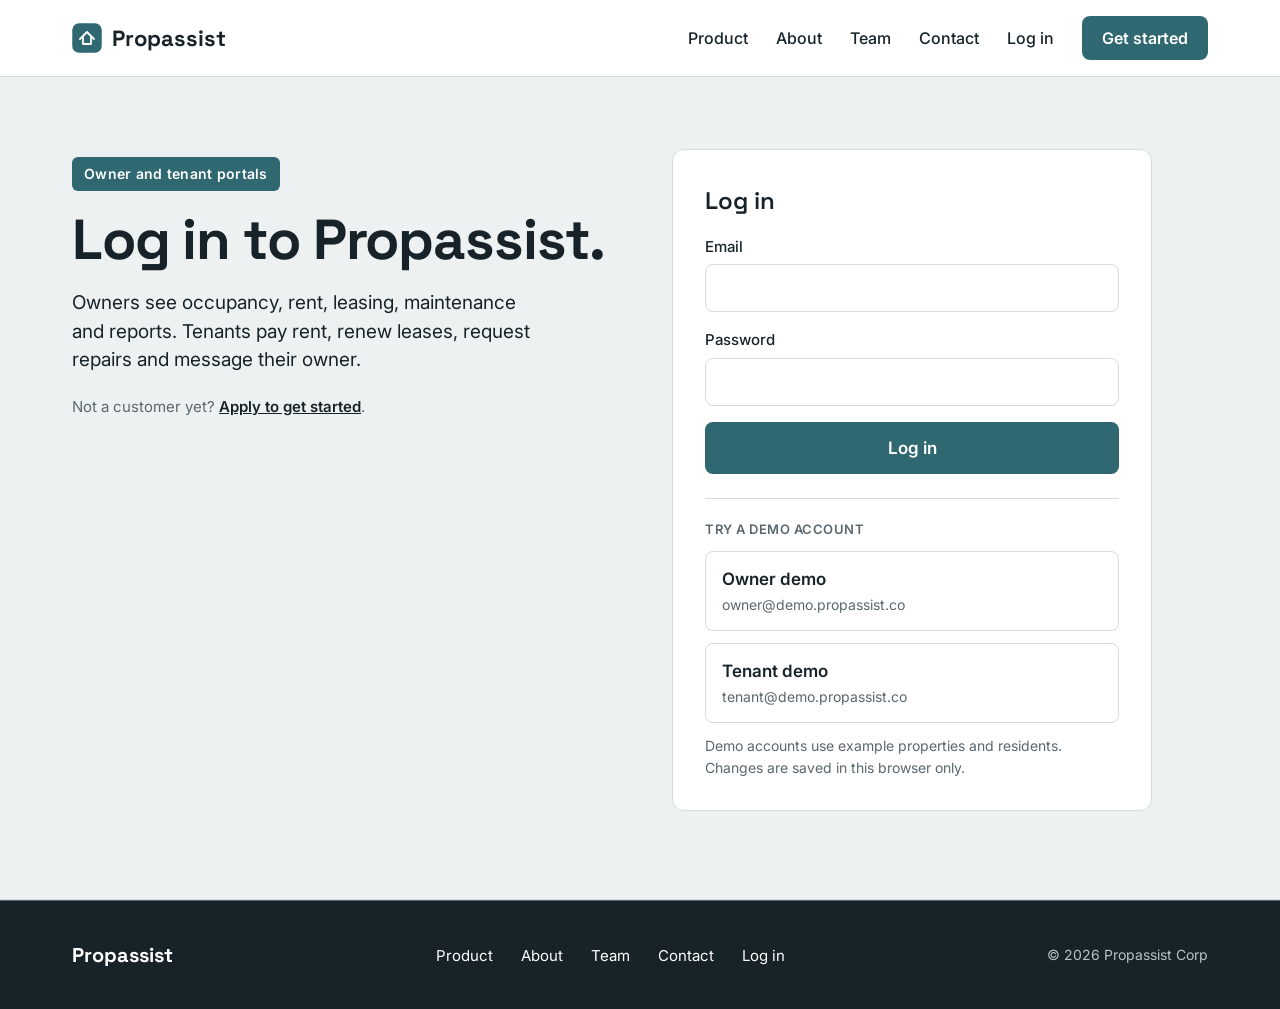
<file: login.html>
<!doctype html>
<html lang="en">
<head>
<meta charset="utf-8">
<meta name="viewport" content="width=device-width, initial-scale=1">
<title>Log in to Propassist</title>
<meta name="description" content="Log in to the Propassist owner and tenant portals.">
<link rel="preconnect" href="https://fonts.googleapis.com">
<link rel="preconnect" href="https://fonts.gstatic.com" crossorigin>
<link href="https://fonts.googleapis.com/css2?family=Inter:wght@400;500;600&family=Space+Grotesk:wght@500;600;700&display=swap" rel="stylesheet">
<link rel="stylesheet" href="styles.css">
</head>
<body>
<div style="font-family: Inter, system-ui, sans-serif; color: #172329; background: #ffffff; font-size: 17px; line-height: 1.55">

<header style="background: #ffffff; border-bottom: 1px solid #D5DCDF">
<div style="max-width: 1200px; margin: 0 auto; padding: 16px 32px; box-sizing: border-box; display: flex; flex-wrap: wrap; align-items: center; justify-content: space-between; gap: 12px 32px">
<a href="index.html" style="display: inline-flex; align-items: center; gap: 10px; min-height: 44px; text-decoration: none; font-family: 'Space Grotesk', sans-serif; font-weight: 700; font-size: 22px; color: #172329">
<svg aria-hidden="true" width="30" height="30" viewBox="0 0 30 30"><rect x="1" y="1" width="28" height="28" rx="6" fill="#2F6871" stroke="#2F6871" stroke-width="1.5"></rect><path d="M8 16l7-7 7 7M11 14.5V21h8v-6.5" fill="none" stroke="#ffffff" stroke-width="1.8" stroke-linecap="round" stroke-linejoin="round"></path></svg>
Propassist
</a>
<nav aria-label="Main" style="display: flex; flex-wrap: wrap; align-items: center; gap: 4px 28px">
<a href="product.html" style="display: inline-flex; align-items: center; min-height: 44px; text-decoration: none; font-weight: 500; font-size: 16px">Product</a>
<a href="about.html" style="display: inline-flex; align-items: center; min-height: 44px; text-decoration: none; font-weight: 500; font-size: 16px">About</a>
<a href="team.html" style="display: inline-flex; align-items: center; min-height: 44px; text-decoration: none; font-weight: 500; font-size: 16px">Team</a>
<a href="contact.html" style="display: inline-flex; align-items: center; min-height: 44px; text-decoration: none; font-weight: 500; font-size: 16px">Contact</a>
<a href="login.html" aria-current="page" style="display: inline-flex; align-items: center; min-height: 44px; text-decoration: none; font-weight: 500; font-size: 16px">Log in</a>
<a href="contact.html" style="display: inline-flex; align-items: center; min-height: 44px; padding: 0 20px; background: #2F6871; color: #ffffff; border-radius: 8px; text-decoration: none; font-weight: 600; font-size: 16px">Get started</a>
</nav>
</div>
</header>

<main>
<section style="background: #EDF1F2; border-bottom: 1px solid #D5DCDF">
<div style="max-width: 1200px; margin: 0 auto; padding: 72px 32px 88px; box-sizing: border-box; display: grid; grid-template-columns: repeat(auto-fit, minmax(320px, 1fr)); gap: 48px 64px; align-items: start">
<div style="display: flex; flex-direction: column; gap: 20px; padding-top: 8px">
<p style="margin: 0; align-self: flex-start; padding: 6px 12px; background: #2F6871; color: #ffffff; border-radius: 6px; font-size: 14px; font-weight: 600; letter-spacing: 0.02em">Owner and tenant portals</p>
<h1 style="margin: 0; font-family: 'Space Grotesk', sans-serif; font-weight: 700; font-size: clamp(38px, 4.4vw, 60px); line-height: 1.04; letter-spacing: -0.02em">Log in to Propassist.</h1>
<p style="margin: 0; font-size: 19px; line-height: 1.5; max-width: 480px">Owners see occupancy, rent, leasing, maintenance and reports. Tenants pay rent, renew leases, request repairs and message their owner.</p>
<p style="margin: 0; font-size: 15px; color: #5A676F">Not a customer yet? <a href="contact.html" style="font-weight: 600">Apply to get started</a>.</p>
</div>
<div style="background: #ffffff; border: 1px solid #D5DCDF; border-radius: 12px; padding: 32px; display: flex; flex-direction: column; gap: 24px; max-width: 480px; width: 100%; box-sizing: border-box">
<form id="login" novalidate style="display: flex; flex-direction: column; gap: 16px">
<h2 style="margin: 0; font-family: 'Space Grotesk', sans-serif; font-weight: 600; font-size: 24px">Log in</h2>
<label style="display: flex; flex-direction: column; gap: 6px; font-size: 15px; font-weight: 500">Email<input id="email" type="email" autocomplete="username" required style="width: 100%; min-height: 48px; padding: 0 14px; border: 1px solid #D5DCDF; border-radius: 8px; font: inherit; font-size: 16px; color: #172329; background: #ffffff; box-sizing: border-box"></label>
<label style="display: flex; flex-direction: column; gap: 6px; font-size: 15px; font-weight: 500">Password<input id="password" type="password" autocomplete="current-password" required style="width: 100%; min-height: 48px; padding: 0 14px; border: 1px solid #D5DCDF; border-radius: 8px; font: inherit; font-size: 16px; color: #172329; background: #ffffff; box-sizing: border-box"></label>
<p id="err" role="alert" style="margin: 0; font-size: 15px; color: #B0281C; font-weight: 500" hidden></p>
<button type="submit" style="display: inline-flex; align-items: center; justify-content: center; min-height: 52px; padding: 0 26px; border-radius: 8px; font: inherit; font-weight: 600; font-size: 17px; cursor: pointer; box-sizing: border-box; background: #2F6871; color: #ffffff; border: 0">Log in</button>
</form>
<div style="display: flex; flex-direction: column; gap: 12px; padding-top: 20px; border-top: 1px solid #D5DCDF">
<p style="margin: 0; font-size: 13px; font-weight: 600; letter-spacing: 0.04em; text-transform: uppercase; color: #5A676F">Try a demo account</p>
<button type="button" data-demo="owner" style="display: flex; flex-direction: column; align-items: flex-start; gap: 2px; width: 100%; padding: 14px 16px; background: #ffffff; border: 1px solid #D5DCDF; border-radius: 8px; font: inherit; color: #172329; text-align: left; cursor: pointer"><span style="font-weight: 600">Owner demo</span><span style="font-size: 14px; color: #5A676F">owner@demo.propassist.co</span></button>
<button type="button" data-demo="tenant" style="display: flex; flex-direction: column; align-items: flex-start; gap: 2px; width: 100%; padding: 14px 16px; background: #ffffff; border: 1px solid #D5DCDF; border-radius: 8px; font: inherit; color: #172329; text-align: left; cursor: pointer"><span style="font-weight: 600">Tenant demo</span><span style="font-size: 14px; color: #5A676F">tenant@demo.propassist.co</span></button>
<p style="margin: 0; font-size: 14px; color: #5A676F">Demo accounts use example properties and residents. Changes are saved in this browser only.</p>
</div>
</div>
</div>
</section>
</main>
<script src="auth.js"></script>
<script>
(function(){
  var A=window.PropassistAuth, go=function(){location.href='app.html';};
  if(A.current()) { go(); return; }
  var f=document.getElementById('login'), err=document.getElementById('err');
  function fail(m){ err.textContent=m; err.hidden=false; }
  f.addEventListener('submit',function(e){
    e.preventDefault(); err.hidden=true;
    var em=document.getElementById('email').value.trim(), pw=document.getElementById('password').value;
    if(!em||!pw) return fail('Enter your email and password.');
    A.signIn(em,pw) ? go() : fail('That email and password do not match an account.');
  });
  document.querySelectorAll('[data-demo]').forEach(function(b){
    b.addEventListener('click',function(){ var a=A.DEMO[b.dataset.demo]; A.signIn(a.email,a.password); go(); });
  });
})();
</script>
<footer style="background: #172329; color: #ffffff; border-top: 1px solid #5A676F">
<div style="max-width: 1200px; margin: 0 auto; padding: 32px; box-sizing: border-box; display: flex; flex-wrap: wrap; justify-content: space-between; align-items: center; gap: 16px 32px">
<p style="margin: 0; font-family: 'Space Grotesk', sans-serif; font-weight: 700; font-size: 20px">Propassist</p>
<nav aria-label="Footer" style="display: flex; flex-wrap: wrap; gap: 4px 28px">
<a href="product.html" style="display: inline-flex; align-items: center; min-height: 44px; color: #ffffff; text-decoration: none; font-size: 15px">Product</a>
<a href="about.html" style="display: inline-flex; align-items: center; min-height: 44px; color: #ffffff; text-decoration: none; font-size: 15px">About</a>
<a href="team.html" style="display: inline-flex; align-items: center; min-height: 44px; color: #ffffff; text-decoration: none; font-size: 15px">Team</a>
<a href="contact.html" style="display: inline-flex; align-items: center; min-height: 44px; color: #ffffff; text-decoration: none; font-size: 15px">Contact</a>
<a href="login.html" style="display: inline-flex; align-items: center; min-height: 44px; color: #ffffff; text-decoration: none; font-size: 15px">Log in</a>
</nav>
<p style="margin: 0; font-size: 14px; color: #B7C2C7">© 2026 Propassist Corp</p>
</div>
</footer>

</div>
</body>
</html>
</file>
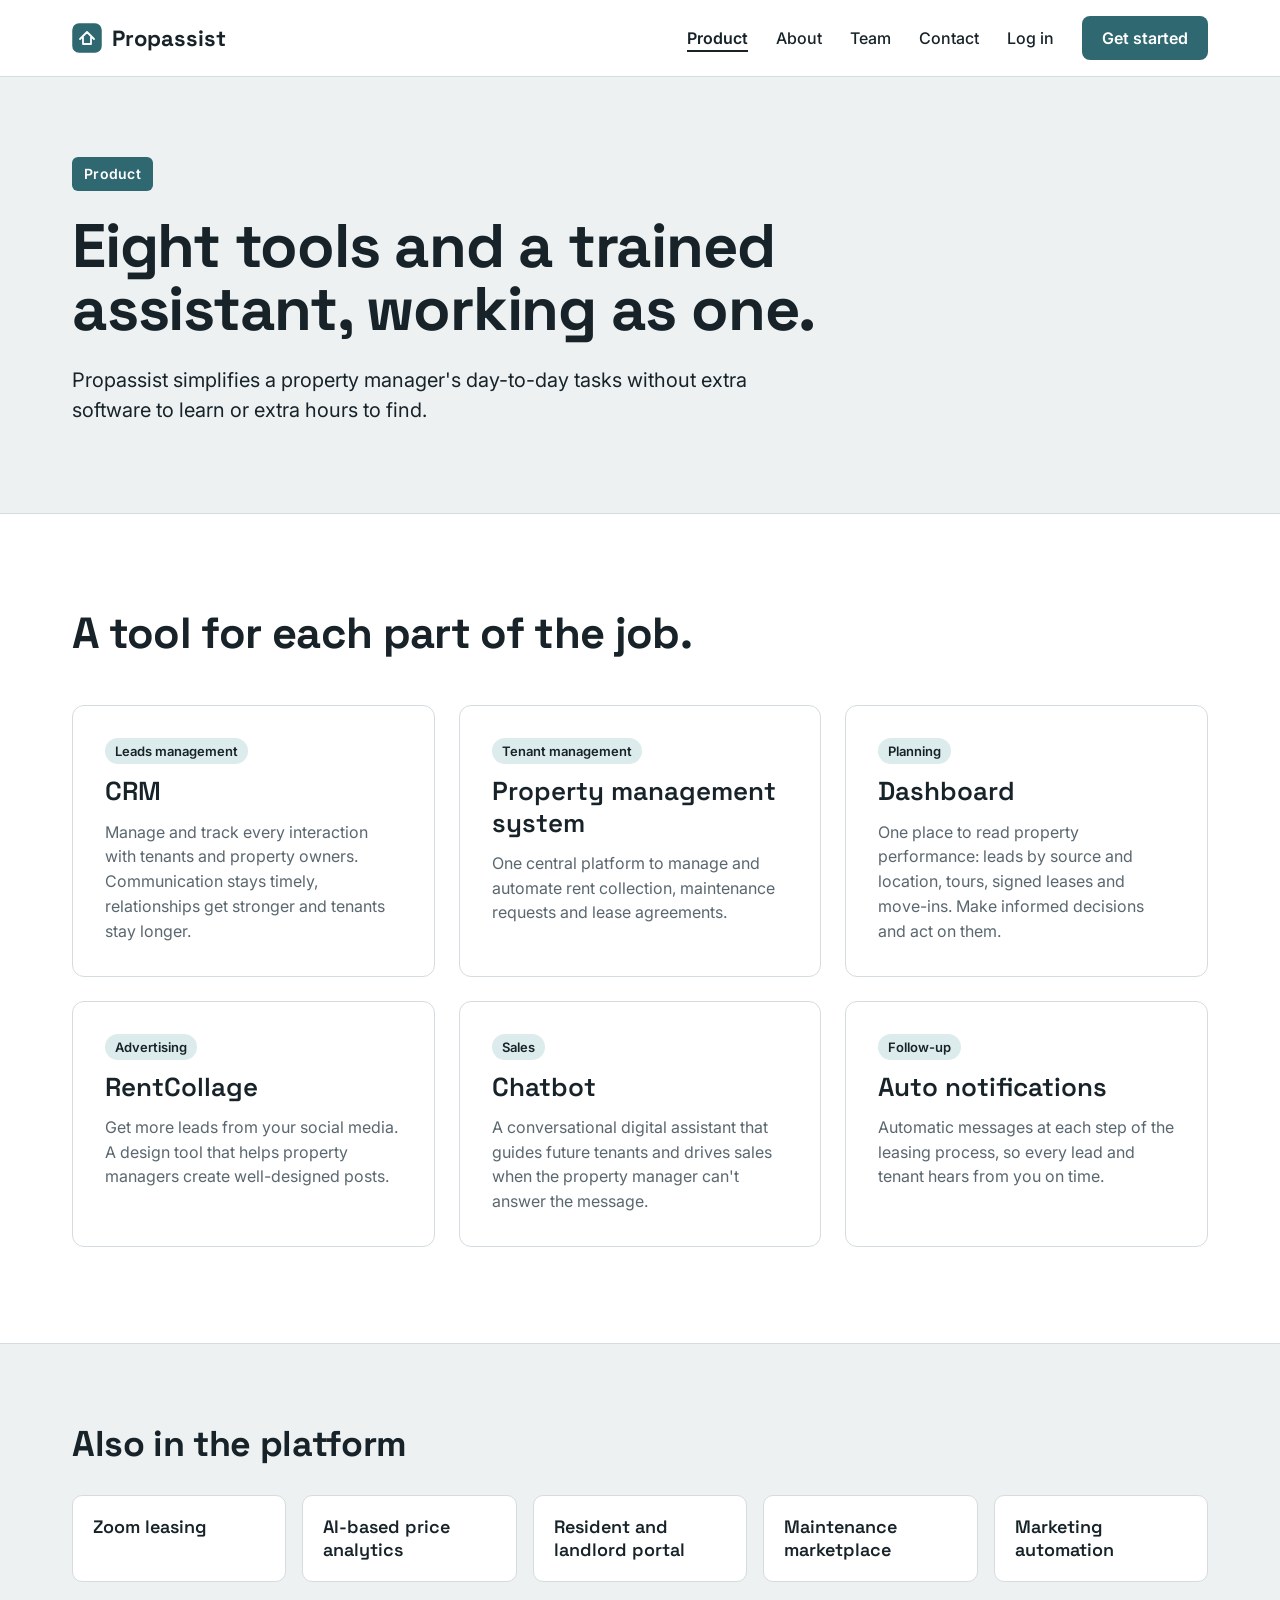
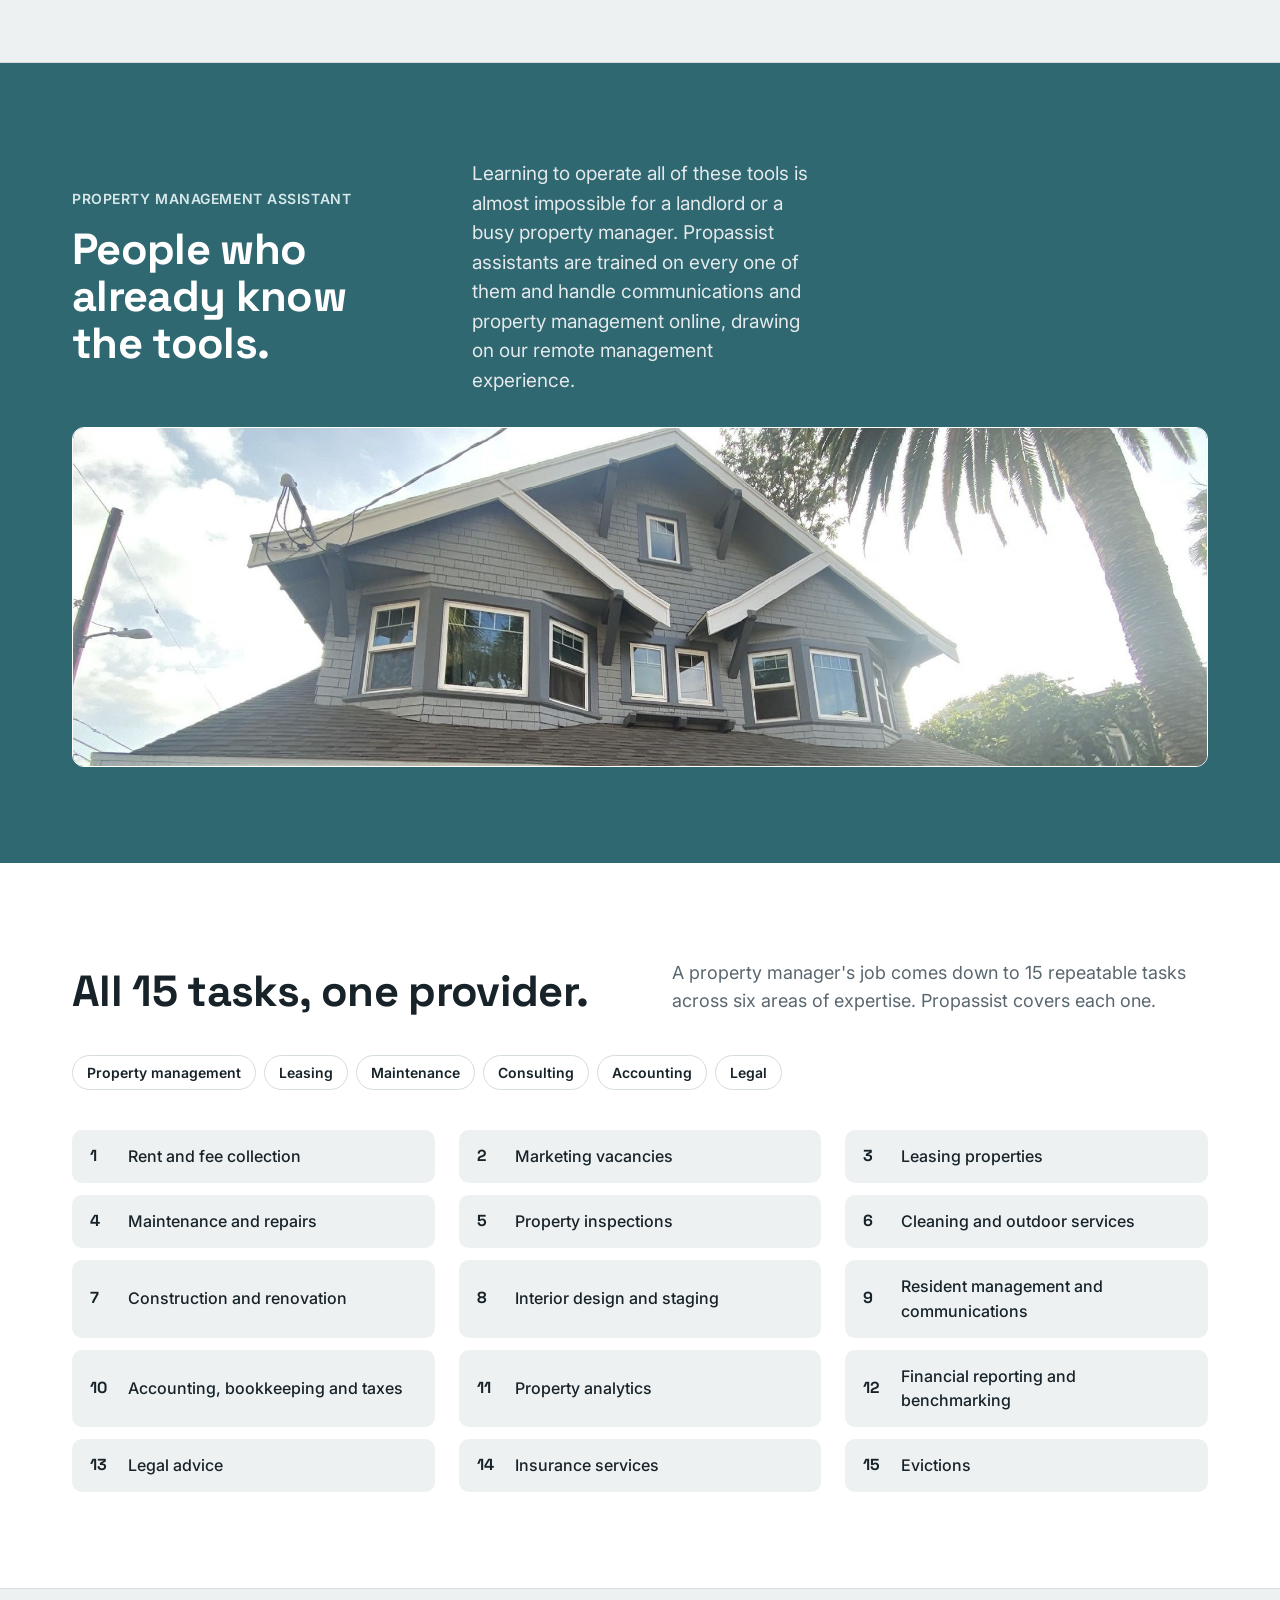
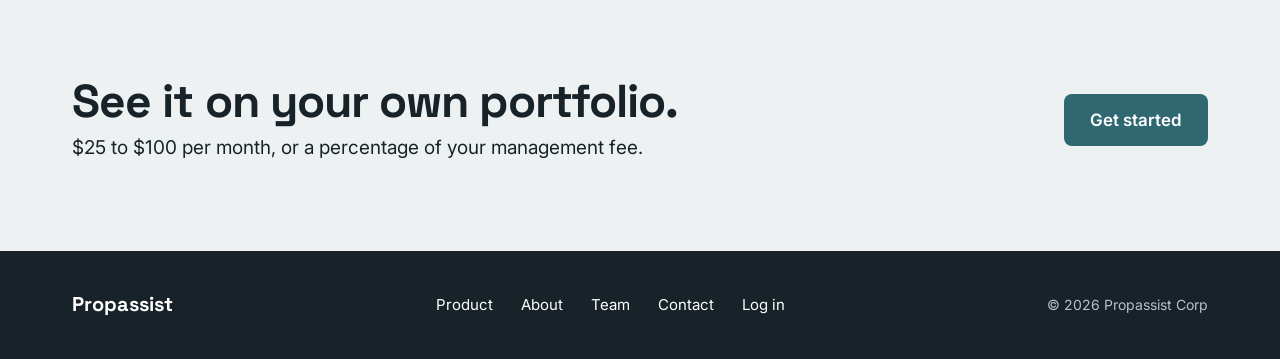
<file: product.html>
<!doctype html>
<html lang="en">
<head>
<meta charset="utf-8">
<meta name="viewport" content="width=device-width, initial-scale=1">
<title>Propassist product</title>
<meta name="description" content="The Propassist platform: CRM, property management system, dashboard, RentCollage, chatbot and trained assistants.">
<link rel="preconnect" href="https://fonts.googleapis.com">
<link rel="preconnect" href="https://fonts.gstatic.com" crossorigin>
<link href="https://fonts.googleapis.com/css2?family=Inter:wght@400;500;600&family=Space+Grotesk:wght@500;600;700&display=swap" rel="stylesheet">
<link rel="stylesheet" href="styles.css">
</head>
<body>
<div style="font-family: Inter, system-ui, sans-serif; color: #172329; background: #ffffff; font-size: 17px; line-height: 1.55">

<header style="background: #ffffff; border-bottom: 1px solid #D5DCDF">
<div style="max-width: 1200px; margin: 0 auto; padding: 16px 32px; box-sizing: border-box; display: flex; flex-wrap: wrap; align-items: center; justify-content: space-between; gap: 12px 32px">
<a href="index.html" style="display: inline-flex; align-items: center; gap: 10px; min-height: 44px; text-decoration: none; font-family: 'Space Grotesk', sans-serif; font-weight: 700; font-size: 22px; color: #172329">
<svg aria-hidden="true" width="30" height="30" viewBox="0 0 30 30"><rect x="1" y="1" width="28" height="28" rx="6" fill="#2F6871" stroke="#2F6871" stroke-width="1.5"></rect><path d="M8 16l7-7 7 7M11 14.5V21h8v-6.5" fill="none" stroke="#ffffff" stroke-width="1.8" stroke-linecap="round" stroke-linejoin="round"></path></svg>
Propassist
</a>
<nav aria-label="Main" style="display: flex; flex-wrap: wrap; align-items: center; gap: 4px 28px">
<a href="product.html" aria-current="page" style="display: inline-flex; align-items: center; min-height: 44px; text-decoration: underline; text-decoration-thickness: 2px; text-underline-offset: 6px; font-weight: 600; font-size: 16px">Product</a>
<a href="about.html" style="display: inline-flex; align-items: center; min-height: 44px; text-decoration: none; font-weight: 500; font-size: 16px">About</a>
<a href="team.html" style="display: inline-flex; align-items: center; min-height: 44px; text-decoration: none; font-weight: 500; font-size: 16px">Team</a>
<a href="contact.html" style="display: inline-flex; align-items: center; min-height: 44px; text-decoration: none; font-weight: 500; font-size: 16px">Contact</a>
<a href="login.html" style="display: inline-flex; align-items: center; min-height: 44px; text-decoration: none; font-weight: 500; font-size: 16px">Log in</a>
<a href="contact.html" style="display: inline-flex; align-items: center; min-height: 44px; padding: 0 20px; background: #2F6871; color: #ffffff; border-radius: 8px; text-decoration: none; font-weight: 600; font-size: 16px">Get started</a>
</nav>
</div>
</header>

<section style="background: #EDF1F2; border-bottom: 1px solid #D5DCDF">
<div style="max-width: 1200px; margin: 0 auto; padding: 80px 32px 88px; box-sizing: border-box; display: flex; flex-direction: column; gap: 24px; align-items: flex-start">
<p style="margin: 0; padding: 6px 12px; background: #2F6871; color: #ffffff; border-radius: 6px; font-size: 14px; font-weight: 600; letter-spacing: 0.02em">Product</p>
<h1 style="margin: 0; max-width: 900px; font-family: 'Space Grotesk', sans-serif; font-weight: 700; font-size: clamp(40px, 4.8vw, 68px); line-height: 1.03; letter-spacing: -0.02em">Eight tools and a trained assistant, working as one.</h1>
<p style="margin: 0; max-width: 680px; font-size: 20px; line-height: 1.5">Propassist simplifies a property manager's day-to-day tasks without extra software to learn or extra hours to find.</p>
</div>
</section>

<section style="background: #ffffff">
<div style="max-width: 1200px; margin: 0 auto; padding: 96px 32px; box-sizing: border-box; display: flex; flex-direction: column; gap: 48px">
<h2 style="margin: 0; max-width: 720px; font-family: 'Space Grotesk', sans-serif; font-weight: 700; font-size: clamp(32px, 3.4vw, 46px); line-height: 1.08; letter-spacing: -0.015em">A tool for each part of the job.</h2>
<div style="display: grid; grid-template-columns: repeat(auto-fit, minmax(340px, 1fr)); gap: 24px">
<div style="padding: 32px; background: #ffffff; border: 1px solid #D5DCDF; border-radius: 12px; display: flex; flex-direction: column; gap: 12px">
<p style="margin: 0; align-self: flex-start; padding: 3px 10px; background: #DCEBEC; border-radius: 999px; font-size: 13px; font-weight: 600">Leads management</p>
<h3 style="margin: 0; font-family: 'Space Grotesk', sans-serif; font-weight: 600; font-size: 26px; line-height: 1.2">CRM</h3>
<p style="margin: 0; font-size: 16px; color: #5A676F">Manage and track every interaction with tenants and property owners. Communication stays timely, relationships get stronger and tenants stay longer.</p>
</div>
<div style="padding: 32px; background: #ffffff; border: 1px solid #D5DCDF; border-radius: 12px; display: flex; flex-direction: column; gap: 12px">
<p style="margin: 0; align-self: flex-start; padding: 3px 10px; background: #DCEBEC; border-radius: 999px; font-size: 13px; font-weight: 600">Tenant management</p>
<h3 style="margin: 0; font-family: 'Space Grotesk', sans-serif; font-weight: 600; font-size: 26px; line-height: 1.2">Property management system</h3>
<p style="margin: 0; font-size: 16px; color: #5A676F">One central platform to manage and automate rent collection, maintenance requests and lease agreements.</p>
</div>
<div style="padding: 32px; background: #ffffff; border: 1px solid #D5DCDF; border-radius: 12px; display: flex; flex-direction: column; gap: 12px">
<p style="margin: 0; align-self: flex-start; padding: 3px 10px; background: #DCEBEC; border-radius: 999px; font-size: 13px; font-weight: 600">Planning</p>
<h3 style="margin: 0; font-family: 'Space Grotesk', sans-serif; font-weight: 600; font-size: 26px; line-height: 1.2">Dashboard</h3>
<p style="margin: 0; font-size: 16px; color: #5A676F">One place to read property performance: leads by source and location, tours, signed leases and move-ins. Make informed decisions and act on them.</p>
</div>
<div style="padding: 32px; background: #ffffff; border: 1px solid #D5DCDF; border-radius: 12px; display: flex; flex-direction: column; gap: 12px">
<p style="margin: 0; align-self: flex-start; padding: 3px 10px; background: #DCEBEC; border-radius: 999px; font-size: 13px; font-weight: 600">Advertising</p>
<h3 style="margin: 0; font-family: 'Space Grotesk', sans-serif; font-weight: 600; font-size: 26px; line-height: 1.2">RentCollage</h3>
<p style="margin: 0; font-size: 16px; color: #5A676F">Get more leads from your social media. A design tool that helps property managers create well-designed posts.</p>
</div>
<div style="padding: 32px; background: #ffffff; border: 1px solid #D5DCDF; border-radius: 12px; display: flex; flex-direction: column; gap: 12px">
<p style="margin: 0; align-self: flex-start; padding: 3px 10px; background: #DCEBEC; border-radius: 999px; font-size: 13px; font-weight: 600">Sales</p>
<h3 style="margin: 0; font-family: 'Space Grotesk', sans-serif; font-weight: 600; font-size: 26px; line-height: 1.2">Chatbot</h3>
<p style="margin: 0; font-size: 16px; color: #5A676F">A conversational digital assistant that guides future tenants and drives sales when the property manager can't answer the message.</p>
</div>
<div style="padding: 32px; background: #ffffff; border: 1px solid #D5DCDF; border-radius: 12px; display: flex; flex-direction: column; gap: 12px">
<p style="margin: 0; align-self: flex-start; padding: 3px 10px; background: #DCEBEC; border-radius: 999px; font-size: 13px; font-weight: 600">Follow-up</p>
<h3 style="margin: 0; font-family: 'Space Grotesk', sans-serif; font-weight: 600; font-size: 26px; line-height: 1.2">Auto notifications</h3>
<p style="margin: 0; font-size: 16px; color: #5A676F">Automatic messages at each step of the leasing process, so every lead and tenant hears from you on time.</p>
</div>
</div>
</div>
</section>

<section style="background: #EDF1F2; border-top: 1px solid #D5DCDF; border-bottom: 1px solid #D5DCDF">
<div style="max-width: 1200px; margin: 0 auto; padding: 80px 32px; box-sizing: border-box; display: flex; flex-direction: column; gap: 32px">
<h2 style="margin: 0; font-family: 'Space Grotesk', sans-serif; font-weight: 700; font-size: clamp(28px, 2.8vw, 36px); line-height: 1.1; letter-spacing: -0.01em">Also in the platform</h2>
<ul style="margin: 0; padding: 0; list-style: none; display: grid; grid-template-columns: repeat(auto-fit, minmax(200px, 1fr)); gap: 16px">
<li style="padding: 20px; background: #ffffff; border: 1px solid #D5DCDF; border-radius: 10px; font-family: 'Space Grotesk', sans-serif; font-weight: 600; font-size: 18px; line-height: 1.25">Zoom leasing</li>
<li style="padding: 20px; background: #ffffff; border: 1px solid #D5DCDF; border-radius: 10px; font-family: 'Space Grotesk', sans-serif; font-weight: 600; font-size: 18px; line-height: 1.25">AI-based price analytics</li>
<li style="padding: 20px; background: #ffffff; border: 1px solid #D5DCDF; border-radius: 10px; font-family: 'Space Grotesk', sans-serif; font-weight: 600; font-size: 18px; line-height: 1.25">Resident and landlord portal</li>
<li style="padding: 20px; background: #ffffff; border: 1px solid #D5DCDF; border-radius: 10px; font-family: 'Space Grotesk', sans-serif; font-weight: 600; font-size: 18px; line-height: 1.25">Maintenance marketplace</li>
<li style="padding: 20px; background: #ffffff; border: 1px solid #D5DCDF; border-radius: 10px; font-family: 'Space Grotesk', sans-serif; font-weight: 600; font-size: 18px; line-height: 1.25">Marketing automation</li>
</ul>
</div>
</section>

<section style="background: #2F6871; color: #ffffff">
<div style="max-width: 1200px; margin: 0 auto; padding: 96px 32px; box-sizing: border-box; display: grid; grid-template-columns: repeat(auto-fit, minmax(320px, 1fr)); gap: 32px 64px; align-items: center">
<div style="display: flex; flex-direction: column; gap: 16px">
<p style="margin: 0; font-size: 14px; font-weight: 600; letter-spacing: 0.04em; text-transform: uppercase; color: #D7E8EA">Property management assistant</p>
<h2 style="margin: 0; font-family: 'Space Grotesk', sans-serif; font-weight: 700; font-size: clamp(32px, 3.4vw, 46px); line-height: 1.08; letter-spacing: -0.015em">People who already know the tools.</h2>
</div>
<p style="margin: 0; font-size: 19px; line-height: 1.55; color: #E4E9EB">Learning to operate all of these tools is almost impossible for a landlord or a busy property manager. Propassist assistants are trained on every one of them and handle communications and property management online, drawing on our remote management experience.</p>
<img src="house.jpg" alt="Grey two-storey house with a covered front porch and a palm tree beside it" style="grid-column: 1 / -1; display: block; width: 100%; height: 340px; object-fit: cover; object-position: center 60%; border: 1.5px solid #ffffff; border-radius: 12px; box-sizing: border-box">
</div>
</section>

<section style="background: #ffffff">
<div style="max-width: 1200px; margin: 0 auto; padding: 96px 32px; box-sizing: border-box; display: flex; flex-direction: column; gap: 40px">
<div style="display: grid; grid-template-columns: repeat(auto-fit, minmax(320px, 1fr)); gap: 24px 64px; align-items: end">
<h2 style="margin: 0; font-family: 'Space Grotesk', sans-serif; font-weight: 700; font-size: clamp(32px, 3.4vw, 46px); line-height: 1.08; letter-spacing: -0.015em">All 15 tasks, one provider.</h2>
<p style="margin: 0; font-size: 18px; color: #5A676F">A property manager's job comes down to 15 repeatable tasks across six areas of expertise. Propassist covers each one.</p>
</div>
<ul aria-label="Areas of expertise" style="margin: 0; padding: 0; list-style: none; display: flex; flex-wrap: wrap; gap: 8px">
<li style="padding: 6px 14px; border: 1px solid #D5DCDF; border-radius: 999px; font-size: 14px; font-weight: 600">Property management</li>
<li style="padding: 6px 14px; border: 1px solid #D5DCDF; border-radius: 999px; font-size: 14px; font-weight: 600">Leasing</li>
<li style="padding: 6px 14px; border: 1px solid #D5DCDF; border-radius: 999px; font-size: 14px; font-weight: 600">Maintenance</li>
<li style="padding: 6px 14px; border: 1px solid #D5DCDF; border-radius: 999px; font-size: 14px; font-weight: 600">Consulting</li>
<li style="padding: 6px 14px; border: 1px solid #D5DCDF; border-radius: 999px; font-size: 14px; font-weight: 600">Accounting</li>
<li style="padding: 6px 14px; border: 1px solid #D5DCDF; border-radius: 999px; font-size: 14px; font-weight: 600">Legal</li>
</ul>
<ol style="margin: 0; padding: 0; list-style: none; display: grid; grid-template-columns: repeat(auto-fit, minmax(280px, 1fr)); gap: 12px 24px">
<li style="display: flex; align-items: center; gap: 14px; padding: 14px 18px; background: #EDF1F2; border-radius: 10px; font-size: 16px; font-weight: 500"><span style="font-family: 'Space Grotesk', sans-serif; font-weight: 700; min-width: 24px">1</span>Rent and fee collection</li>
<li style="display: flex; align-items: center; gap: 14px; padding: 14px 18px; background: #EDF1F2; border-radius: 10px; font-size: 16px; font-weight: 500"><span style="font-family: 'Space Grotesk', sans-serif; font-weight: 700; min-width: 24px">2</span>Marketing vacancies</li>
<li style="display: flex; align-items: center; gap: 14px; padding: 14px 18px; background: #EDF1F2; border-radius: 10px; font-size: 16px; font-weight: 500"><span style="font-family: 'Space Grotesk', sans-serif; font-weight: 700; min-width: 24px">3</span>Leasing properties</li>
<li style="display: flex; align-items: center; gap: 14px; padding: 14px 18px; background: #EDF1F2; border-radius: 10px; font-size: 16px; font-weight: 500"><span style="font-family: 'Space Grotesk', sans-serif; font-weight: 700; min-width: 24px">4</span>Maintenance and repairs</li>
<li style="display: flex; align-items: center; gap: 14px; padding: 14px 18px; background: #EDF1F2; border-radius: 10px; font-size: 16px; font-weight: 500"><span style="font-family: 'Space Grotesk', sans-serif; font-weight: 700; min-width: 24px">5</span>Property inspections</li>
<li style="display: flex; align-items: center; gap: 14px; padding: 14px 18px; background: #EDF1F2; border-radius: 10px; font-size: 16px; font-weight: 500"><span style="font-family: 'Space Grotesk', sans-serif; font-weight: 700; min-width: 24px">6</span>Cleaning and outdoor services</li>
<li style="display: flex; align-items: center; gap: 14px; padding: 14px 18px; background: #EDF1F2; border-radius: 10px; font-size: 16px; font-weight: 500"><span style="font-family: 'Space Grotesk', sans-serif; font-weight: 700; min-width: 24px">7</span>Construction and renovation</li>
<li style="display: flex; align-items: center; gap: 14px; padding: 14px 18px; background: #EDF1F2; border-radius: 10px; font-size: 16px; font-weight: 500"><span style="font-family: 'Space Grotesk', sans-serif; font-weight: 700; min-width: 24px">8</span>Interior design and staging</li>
<li style="display: flex; align-items: center; gap: 14px; padding: 14px 18px; background: #EDF1F2; border-radius: 10px; font-size: 16px; font-weight: 500"><span style="font-family: 'Space Grotesk', sans-serif; font-weight: 700; min-width: 24px">9</span>Resident management and communications</li>
<li style="display: flex; align-items: center; gap: 14px; padding: 14px 18px; background: #EDF1F2; border-radius: 10px; font-size: 16px; font-weight: 500"><span style="font-family: 'Space Grotesk', sans-serif; font-weight: 700; min-width: 24px">10</span>Accounting, bookkeeping and taxes</li>
<li style="display: flex; align-items: center; gap: 14px; padding: 14px 18px; background: #EDF1F2; border-radius: 10px; font-size: 16px; font-weight: 500"><span style="font-family: 'Space Grotesk', sans-serif; font-weight: 700; min-width: 24px">11</span>Property analytics</li>
<li style="display: flex; align-items: center; gap: 14px; padding: 14px 18px; background: #EDF1F2; border-radius: 10px; font-size: 16px; font-weight: 500"><span style="font-family: 'Space Grotesk', sans-serif; font-weight: 700; min-width: 24px">12</span>Financial reporting and benchmarking</li>
<li style="display: flex; align-items: center; gap: 14px; padding: 14px 18px; background: #EDF1F2; border-radius: 10px; font-size: 16px; font-weight: 500"><span style="font-family: 'Space Grotesk', sans-serif; font-weight: 700; min-width: 24px">13</span>Legal advice</li>
<li style="display: flex; align-items: center; gap: 14px; padding: 14px 18px; background: #EDF1F2; border-radius: 10px; font-size: 16px; font-weight: 500"><span style="font-family: 'Space Grotesk', sans-serif; font-weight: 700; min-width: 24px">14</span>Insurance services</li>
<li style="display: flex; align-items: center; gap: 14px; padding: 14px 18px; background: #EDF1F2; border-radius: 10px; font-size: 16px; font-weight: 500"><span style="font-family: 'Space Grotesk', sans-serif; font-weight: 700; min-width: 24px">15</span>Evictions</li>
</ol>
</div>
</section>

<section style="background: #EDF1F2; border-top: 1px solid #D5DCDF">
<div style="max-width: 1200px; margin: 0 auto; padding: 88px 32px; box-sizing: border-box; display: flex; flex-wrap: wrap; justify-content: space-between; align-items: center; gap: 28px 48px">
<div style="display: flex; flex-direction: column; gap: 8px; max-width: 720px">
<h2 style="margin: 0; font-family: 'Space Grotesk', sans-serif; font-weight: 700; font-size: clamp(32px, 3.6vw, 50px); line-height: 1.05; letter-spacing: -0.02em">See it on your own portfolio.</h2>
<p style="margin: 0; font-size: 19px">$25 to $100 per month, or a percentage of your management fee.</p>
</div>
<a href="contact.html" style="display: inline-flex; align-items: center; min-height: 52px; padding: 0 26px; background: #2F6871; color: #ffffff; border-radius: 8px; text-decoration: none; font-weight: 600; font-size: 17px">Get started</a>
</div>
</section>

<footer style="background: #172329; color: #ffffff">
<div style="max-width: 1200px; margin: 0 auto; padding: 32px; box-sizing: border-box; display: flex; flex-wrap: wrap; justify-content: space-between; align-items: center; gap: 16px 32px">
<p style="margin: 0; font-family: 'Space Grotesk', sans-serif; font-weight: 700; font-size: 20px">Propassist</p>
<nav aria-label="Footer" style="display: flex; flex-wrap: wrap; gap: 4px 28px">
<a href="product.html" style="display: inline-flex; align-items: center; min-height: 44px; color: #ffffff; text-decoration: none; font-size: 15px">Product</a>
<a href="about.html" style="display: inline-flex; align-items: center; min-height: 44px; color: #ffffff; text-decoration: none; font-size: 15px">About</a>
<a href="team.html" style="display: inline-flex; align-items: center; min-height: 44px; color: #ffffff; text-decoration: none; font-size: 15px">Team</a>
<a href="contact.html" style="display: inline-flex; align-items: center; min-height: 44px; color: #ffffff; text-decoration: none; font-size: 15px">Contact</a>
<a href="login.html" style="display: inline-flex; align-items: center; min-height: 44px; color: #ffffff; text-decoration: none; font-size: 15px">Log in</a>
</nav>
<p style="margin: 0; font-size: 14px; color: #B7C2C7">© 2026 Propassist Corp</p>
</div>
</footer>

</div>
</body>
</html>
</file>
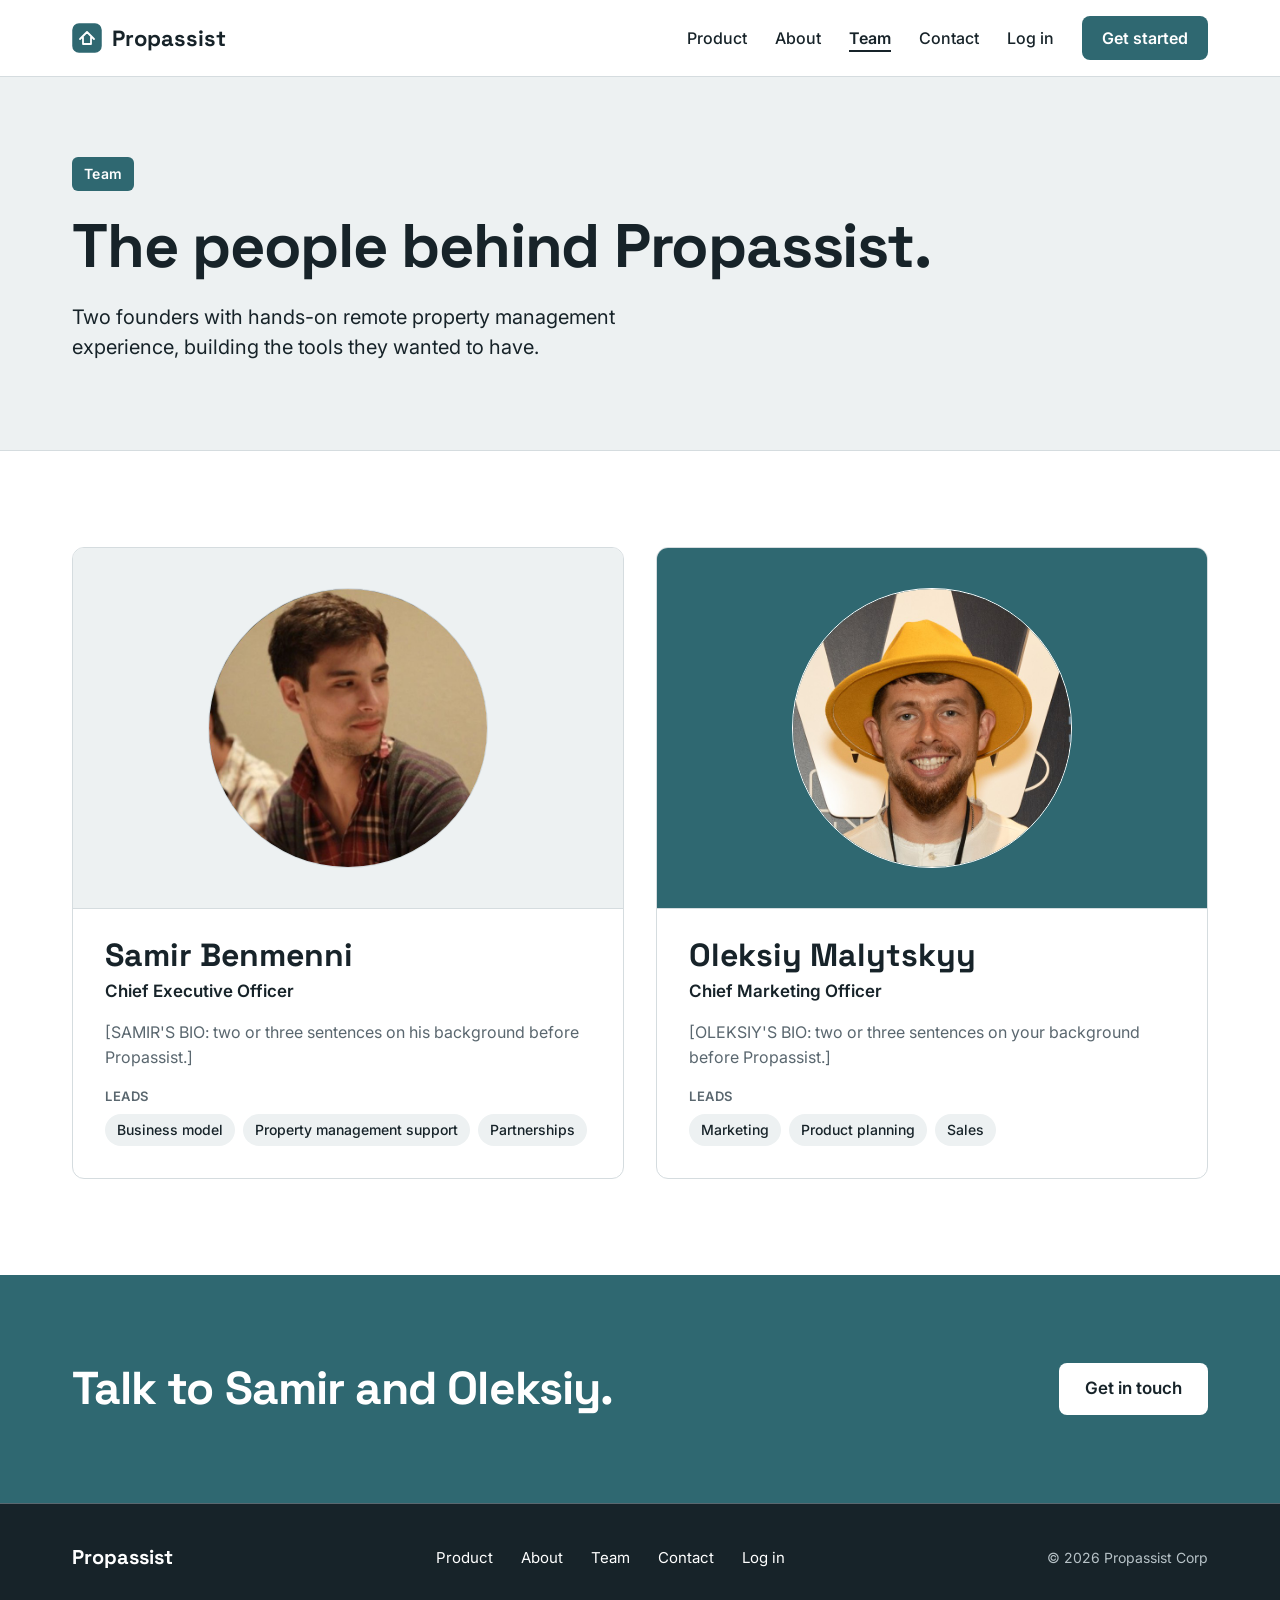
<file: team.html>
<!doctype html>
<html lang="en">
<head>
<meta charset="utf-8">
<meta name="viewport" content="width=device-width, initial-scale=1">
<title>Propassist team</title>
<meta name="description" content="Meet Samir Benmenni and Oleksiy Malytskyy, the founders of Propassist.">
<link rel="preconnect" href="https://fonts.googleapis.com">
<link rel="preconnect" href="https://fonts.gstatic.com" crossorigin>
<link href="https://fonts.googleapis.com/css2?family=Inter:wght@400;500;600&family=Space+Grotesk:wght@500;600;700&display=swap" rel="stylesheet">
<link rel="stylesheet" href="styles.css">
</head>
<body>
<div style="font-family: Inter, system-ui, sans-serif; color: #172329; background: #ffffff; font-size: 17px; line-height: 1.55">

<header style="background: #ffffff; border-bottom: 1px solid #D5DCDF">
<div style="max-width: 1200px; margin: 0 auto; padding: 16px 32px; box-sizing: border-box; display: flex; flex-wrap: wrap; align-items: center; justify-content: space-between; gap: 12px 32px">
<a href="index.html" style="display: inline-flex; align-items: center; gap: 10px; min-height: 44px; text-decoration: none; font-family: 'Space Grotesk', sans-serif; font-weight: 700; font-size: 22px; color: #172329">
<svg aria-hidden="true" width="30" height="30" viewBox="0 0 30 30"><rect x="1" y="1" width="28" height="28" rx="6" fill="#2F6871" stroke="#2F6871" stroke-width="1.5"></rect><path d="M8 16l7-7 7 7M11 14.5V21h8v-6.5" fill="none" stroke="#ffffff" stroke-width="1.8" stroke-linecap="round" stroke-linejoin="round"></path></svg>
Propassist
</a>
<nav aria-label="Main" style="display: flex; flex-wrap: wrap; align-items: center; gap: 4px 28px">
<a href="product.html" style="display: inline-flex; align-items: center; min-height: 44px; text-decoration: none; font-weight: 500; font-size: 16px">Product</a>
<a href="about.html" style="display: inline-flex; align-items: center; min-height: 44px; text-decoration: none; font-weight: 500; font-size: 16px">About</a>
<a href="team.html" aria-current="page" style="display: inline-flex; align-items: center; min-height: 44px; text-decoration: underline; text-decoration-thickness: 2px; text-underline-offset: 6px; font-weight: 600; font-size: 16px">Team</a>
<a href="contact.html" style="display: inline-flex; align-items: center; min-height: 44px; text-decoration: none; font-weight: 500; font-size: 16px">Contact</a>
<a href="login.html" style="display: inline-flex; align-items: center; min-height: 44px; text-decoration: none; font-weight: 500; font-size: 16px">Log in</a>
<a href="contact.html" style="display: inline-flex; align-items: center; min-height: 44px; padding: 0 20px; background: #2F6871; color: #ffffff; border-radius: 8px; text-decoration: none; font-weight: 600; font-size: 16px">Get started</a>
</nav>
</div>
</header>

<section style="background: #EDF1F2; border-bottom: 1px solid #D5DCDF">
<div style="max-width: 1200px; margin: 0 auto; padding: 80px 32px 88px; box-sizing: border-box; display: flex; flex-direction: column; gap: 24px; align-items: flex-start">
<p style="margin: 0; padding: 6px 12px; background: #2F6871; color: #ffffff; border-radius: 6px; font-size: 14px; font-weight: 600; letter-spacing: 0.02em">Team</p>
<h1 style="margin: 0; max-width: 900px; font-family: 'Space Grotesk', sans-serif; font-weight: 700; font-size: clamp(40px, 4.8vw, 68px); line-height: 1.03; letter-spacing: -0.02em">The people behind Propassist.</h1>
<p style="margin: 0; max-width: 640px; font-size: 20px; line-height: 1.5">Two founders with hands-on remote property management experience, building the tools they wanted to have.</p>
</div>
</section>

<section style="background: #ffffff">
<div style="max-width: 1200px; margin: 0 auto; padding: 96px 32px; box-sizing: border-box; display: grid; grid-template-columns: repeat(auto-fit, minmax(320px, 1fr)); gap: 32px">

<article style="background: #ffffff; border: 1px solid #D5DCDF; border-radius: 12px; overflow: hidden; display: flex; flex-direction: column">
<div style="height: 360px; background: #EDF1F2; border-bottom: 1px solid #D5DCDF; display: flex; align-items: center; justify-content: center">
<img src="samir-benmenni.jpg" alt="Samir Benmenni" style="display: block; width: 280px; height: 280px; object-fit: cover; border-radius: 50%; border: 1px solid #D5DCDF; box-sizing: border-box">
</div>
<div style="padding: 28px 32px 32px; display: flex; flex-direction: column; gap: 16px; flex-grow: 1">
<div style="display: flex; flex-direction: column; gap: 4px">
<h2 style="margin: 0; font-family: 'Space Grotesk', sans-serif; font-weight: 700; font-size: 32px; line-height: 1.15">Samir Benmenni</h2>
<p style="margin: 0; font-size: 17px; font-weight: 600">Chief Executive Officer</p>
</div>
<p style="margin: 0; font-size: 16px; color: #5A676F">[SAMIR'S BIO: two or three sentences on his background before Propassist.]</p>
<div style="display: flex; flex-direction: column; gap: 8px">
<p style="margin: 0; font-size: 13px; font-weight: 600; letter-spacing: 0.04em; text-transform: uppercase; color: #5A676F">Leads</p>
<ul style="margin: 0; padding: 0; list-style: none; display: flex; flex-wrap: wrap; gap: 8px">
<li style="padding: 5px 12px; background: #EDF1F2; border-radius: 999px; font-size: 14px; font-weight: 500">Business model</li>
<li style="padding: 5px 12px; background: #EDF1F2; border-radius: 999px; font-size: 14px; font-weight: 500">Property management support</li>
<li style="padding: 5px 12px; background: #EDF1F2; border-radius: 999px; font-size: 14px; font-weight: 500">Partnerships</li>
</ul>
</div></div>
</article>

<article style="background: #ffffff; border: 1px solid #D5DCDF; border-radius: 12px; overflow: hidden; display: flex; flex-direction: column">
<div style="height: 360px; background: #2F6871; border-bottom: 1px solid #D5DCDF; display: flex; align-items: center; justify-content: center">
<img src="oleksiy-malytskyy.jpg" alt="Oleksiy Malytskyy" style="display: block; width: 280px; height: 280px; object-fit: cover; border-radius: 50%; border: 1.5px solid #ffffff; box-sizing: border-box">
</div>
<div style="padding: 28px 32px 32px; display: flex; flex-direction: column; gap: 16px; flex-grow: 1">
<div style="display: flex; flex-direction: column; gap: 4px">
<h2 style="margin: 0; font-family: 'Space Grotesk', sans-serif; font-weight: 700; font-size: 32px; line-height: 1.15">Oleksiy Malytskyy</h2>
<p style="margin: 0; font-size: 17px; font-weight: 600">Chief Marketing Officer</p>
</div>
<p style="margin: 0; font-size: 16px; color: #5A676F">[OLEKSIY'S BIO: two or three sentences on your background before Propassist.]</p>
<div style="display: flex; flex-direction: column; gap: 8px">
<p style="margin: 0; font-size: 13px; font-weight: 600; letter-spacing: 0.04em; text-transform: uppercase; color: #5A676F">Leads</p>
<ul style="margin: 0; padding: 0; list-style: none; display: flex; flex-wrap: wrap; gap: 8px">
<li style="padding: 5px 12px; background: #EDF1F2; border-radius: 999px; font-size: 14px; font-weight: 500">Marketing</li>
<li style="padding: 5px 12px; background: #EDF1F2; border-radius: 999px; font-size: 14px; font-weight: 500">Product planning</li>
<li style="padding: 5px 12px; background: #EDF1F2; border-radius: 999px; font-size: 14px; font-weight: 500">Sales</li>
</ul>
</div></div>
</article>

</div>
</section>

<section style="background: #2F6871; color: #ffffff">
<div style="max-width: 1200px; margin: 0 auto; padding: 88px 32px; box-sizing: border-box; display: flex; flex-wrap: wrap; justify-content: space-between; align-items: center; gap: 28px 48px">
<h2 style="margin: 0; max-width: 720px; font-family: 'Space Grotesk', sans-serif; font-weight: 700; font-size: clamp(32px, 3.6vw, 50px); line-height: 1.05; letter-spacing: -0.02em">Talk to Samir and Oleksiy.</h2>
<a href="contact.html" style="display: inline-flex; align-items: center; min-height: 52px; padding: 0 26px; background: #ffffff; color: #172329; border-radius: 8px; text-decoration: none; font-weight: 600; font-size: 17px">Get in touch</a>
</div>
</section>

<footer style="background: #172329; color: #ffffff; border-top: 1px solid #5A676F">
<div style="max-width: 1200px; margin: 0 auto; padding: 32px; box-sizing: border-box; display: flex; flex-wrap: wrap; justify-content: space-between; align-items: center; gap: 16px 32px">
<p style="margin: 0; font-family: 'Space Grotesk', sans-serif; font-weight: 700; font-size: 20px">Propassist</p>
<nav aria-label="Footer" style="display: flex; flex-wrap: wrap; gap: 4px 28px">
<a href="product.html" style="display: inline-flex; align-items: center; min-height: 44px; color: #ffffff; text-decoration: none; font-size: 15px">Product</a>
<a href="about.html" style="display: inline-flex; align-items: center; min-height: 44px; color: #ffffff; text-decoration: none; font-size: 15px">About</a>
<a href="team.html" style="display: inline-flex; align-items: center; min-height: 44px; color: #ffffff; text-decoration: none; font-size: 15px">Team</a>
<a href="contact.html" style="display: inline-flex; align-items: center; min-height: 44px; color: #ffffff; text-decoration: none; font-size: 15px">Contact</a>
<a href="login.html" style="display: inline-flex; align-items: center; min-height: 44px; color: #ffffff; text-decoration: none; font-size: 15px">Log in</a>
</nav>
<p style="margin: 0; font-size: 14px; color: #B7C2C7">© 2026 Propassist Corp</p>
</div>
</footer>

</div>
</body>
</html>
</file>
<file: styles.css>
/* Propassist site: page basics. Layout and colors are set inline on each element. */
body { margin: 0; }
a { color: #172329; }
a:hover { color: #5A676F; }
img { max-width: 100%; }
a:focus-visible, button:focus-visible, input:focus-visible, select:focus-visible, textarea:focus-visible { outline: 2px solid #2F6871; outline-offset: 2px; }
</file>
